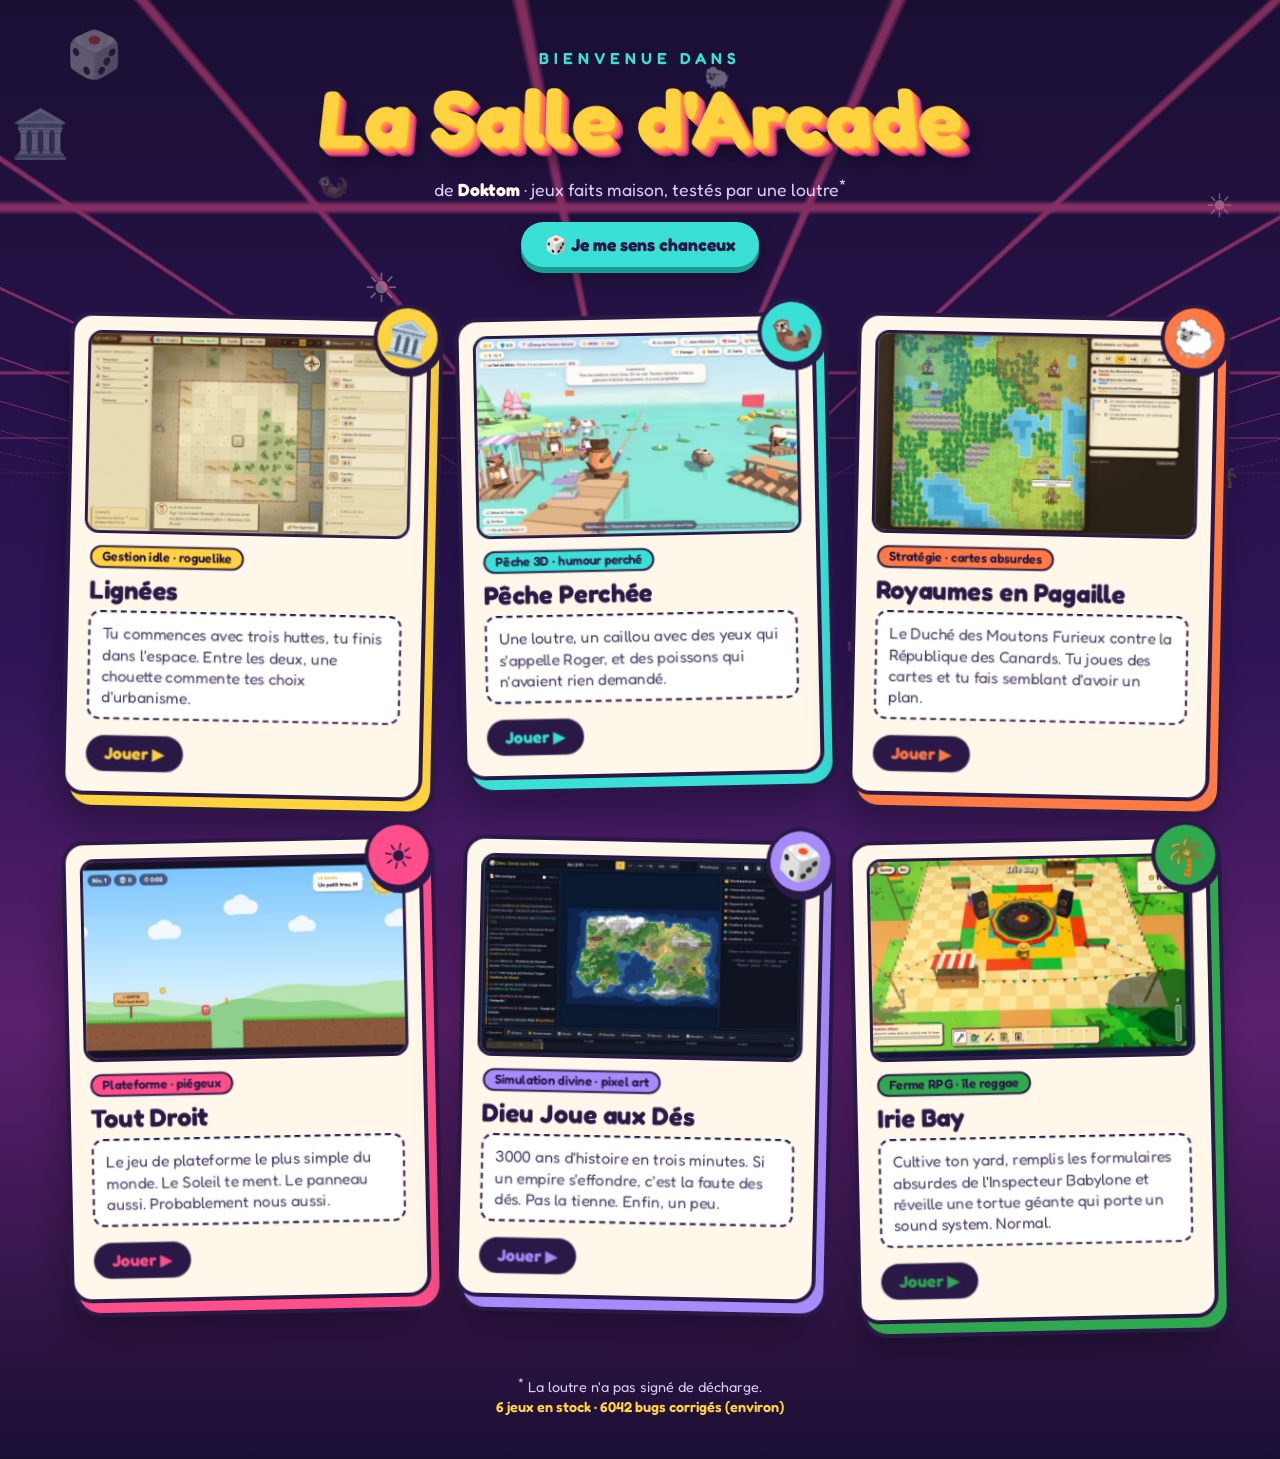
<file: index.html>
<!doctype html>
<html lang="fr">
<head>
  <meta charset="utf-8">
  <meta name="viewport" content="width=device-width, initial-scale=1">
  <title>La Salle d'Arcade de Doktom</title>
  <meta name="description" content="Les petits jeux de Doktom, jouables dans le navigateur.">
  <link rel="icon" href="data:image/svg+xml,<svg xmlns='http://www.w3.org/2000/svg' viewBox='0 0 100 100'><text y='.9em' font-size='90'>🕹️</text></svg>">
  <link rel="preconnect" href="https://fonts.googleapis.com">
  <link rel="stylesheet" href="https://fonts.googleapis.com/css2?family=Fredoka:wght@400;600;700&display=swap">
  <link rel="stylesheet" href="style.css">
</head>
<body>
  <!-- Décor : soleil couchant, sol en grille qui défile, objets qui flottent -->
  <div class="decor" aria-hidden="true">
    <div class="soleil"></div>
    <div class="horizon"><div class="sol"></div></div>
    <div class="flotteurs"></div>
  </div>

  <header>
    <p class="surtitre">Bienvenue dans</p>
    <h1 class="titre3d" data-texte="La Salle d'Arcade">La Salle d'Arcade</h1>
    <p class="accroche">de <strong>Doktom</strong> · jeux faits maison, testés par une loutre<sup>*</sup></p>
    <button id="hasard" class="bouton-hasard" type="button"><span class="de">🎲</span> Je me sens chanceux</button>
  </header>

  <main id="grille" class="grille"></main>

  <footer>
    <p><sup>*</sup> La loutre n'a pas signé de décharge.</p>
    <p class="compteur"></p>
  </footer>

  <script src="jeux.js"></script>
  <script src="site.js"></script>
</body>
</html>
</file>
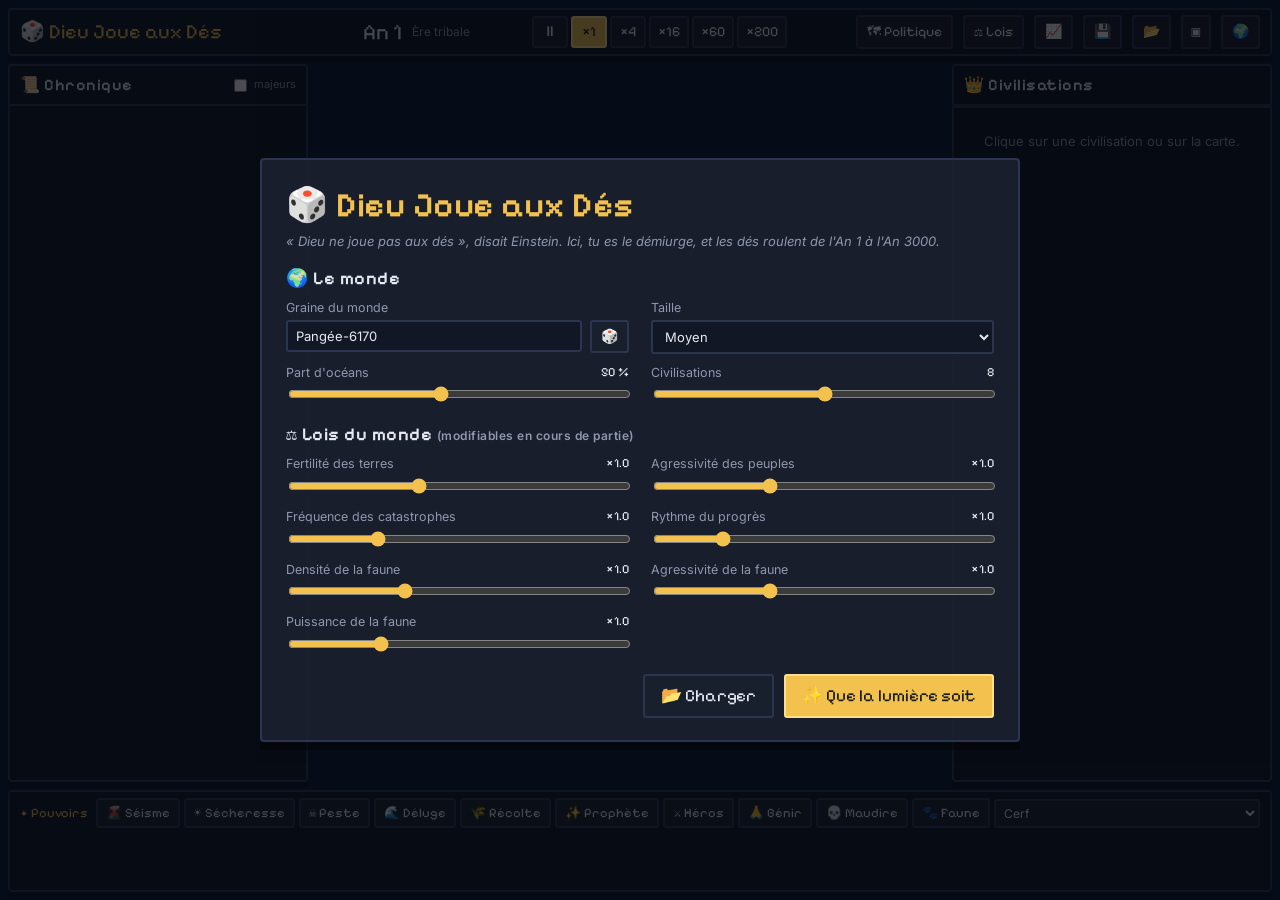
<file: jeux/dieu-joue-aux-des/index.html>
<!doctype html>
<html lang="fr">
<head>
<meta charset="utf-8">
<meta name="viewport" content="width=device-width,initial-scale=1">
<title>Dieu Joue aux Dés</title>
<link rel="preconnect" href="https://fonts.googleapis.com">
<link href="https://fonts.googleapis.com/css2?family=Pixelify+Sans:wght@400;600;700&family=Inter:wght@400;500;600&display=swap" rel="stylesheet">
<style>
:root{
  --bg:#0b0f17;--panel:rgba(16,20,30,.86);--panel2:rgba(26,32,46,.95);--line:#2b3550;
  --text:#e7eaf2;--dim:#8f98ad;--acc:#f2c14e;--acc2:#4fb3e8;--bad:#e5534b;--good:#57c785;
  --px:'Pixelify Sans',monospace;--sans:'Inter',system-ui,sans-serif;
}
*{box-sizing:border-box}
html,body{margin:0;height:100%;overflow:hidden;background:var(--bg);color:var(--text);font:13px/1.4 var(--sans)}
button{font:inherit;color:inherit;cursor:pointer}
#map{position:fixed;inset:0;width:100%;height:100%;display:block;image-rendering:pixelated;cursor:grab}
#map.dragging{cursor:grabbing}
#map.power{cursor:crosshair}
.pnl{position:fixed;background:var(--panel);border:2px solid var(--line);border-radius:4px;backdrop-filter:blur(6px);box-shadow:0 6px 0 rgba(0,0,0,.35)}
h1,h2,h3,.pxf{font-family:var(--px);font-weight:600;letter-spacing:.5px}
/* top bar */
#top{top:8px;left:8px;right:8px;height:48px;display:flex;align-items:center;gap:10px;padding:0 10px}
#top .logo{font-family:var(--px);font-size:20px;color:var(--acc);white-space:nowrap}
#top .year{font-family:var(--px);font-size:22px;min-width:110px;text-align:right}
#top .era{color:var(--dim);font-size:12px;min-width:110px}
.sp{flex:1}
.btn{background:var(--panel2);border:2px solid var(--line);border-radius:3px;padding:5px 9px;font-family:var(--px);font-size:14px;transition:transform .05s}
.btn:hover{border-color:#4a5a80;background:#2a3450}
.btn:active{transform:translateY(1px)}
.btn.on{background:var(--acc);color:#1b1b1b;border-color:#ffe08a}
.speeds{display:flex;gap:3px}
.speeds .btn{padding:4px 7px;min-width:36px}
/* side panels */
#left{top:64px;left:8px;bottom:118px;width:300px;display:flex;flex-direction:column}
#right{top:64px;right:8px;bottom:118px;width:320px;display:flex;flex-direction:column}
.phead{display:flex;align-items:center;gap:6px;padding:8px 10px;border-bottom:2px solid var(--line)}
.phead h2{margin:0;font-size:16px;flex:1}
.scroll{overflow-y:auto;flex:1;scrollbar-width:thin;scrollbar-color:#3a4664 transparent}
#chron{padding:4px 8px 8px}
.ev{padding:4px 2px 4px 8px;border-left:3px solid #3a4664;margin:3px 0;font-size:12.5px;animation:fadein .5s}
.ev .y{font-family:var(--px);color:var(--dim);margin-right:4px}
.ev.m{background:rgba(255,255,255,.04)}
.ev.war{border-color:#e5534b}.ev.peace{border-color:#57c785}.ev.rel{border-color:#b07cd8}.ev.tech{border-color:#4fb3e8}
.ev.gov{border-color:#f2c14e}.ev.dis{border-color:#ef8a3c}.ev.fauna{border-color:#a8794a}.ev.civ{border-color:#e7eaf2}.ev.god{border-color:#3cc6c0}
@keyframes fadein{from{opacity:0;transform:translateX(-6px)}to{opacity:1}}
.tgl{font-size:11px;color:var(--dim);display:flex;align-items:center;gap:4px;cursor:pointer}
#civlist{max-height:42%;overflow-y:auto;border-bottom:2px solid var(--line);scrollbar-width:thin}
.crow{display:flex;align-items:center;gap:7px;padding:5px 10px;cursor:pointer;border-left:3px solid transparent}
.crow:hover{background:rgba(255,255,255,.05)}
.crow.sel{background:rgba(242,193,78,.12);border-left-color:var(--acc)}
.crow.dead{opacity:.4}
.sw{width:12px;height:12px;border:2px solid rgba(0,0,0,.5);flex:none}
.crow .nm{flex:1;white-space:nowrap;overflow:hidden;text-overflow:ellipsis}
.crow .pp{font-family:var(--px);color:var(--dim);font-size:12px}
#detail{padding:10px 12px}
#detail h3{margin:0 0 2px;font-size:18px}
.sub{color:var(--dim);font-size:12px;margin-bottom:8px}
.kv{display:grid;grid-template-columns:auto 1fr;gap:3px 10px;font-size:12.5px;margin:6px 0}
.kv span:nth-child(odd){color:var(--dim)}
.bar{height:7px;background:#232a3c;border-radius:2px;overflow:hidden;margin-top:4px}
.bar i{display:block;height:100%}
.tags{display:flex;flex-wrap:wrap;gap:4px;margin:4px 0 8px}
.tag{font-size:11px;padding:2px 6px;border-radius:2px;background:#232a3c;border:1px solid var(--line)}
.sec{font-family:var(--px);color:var(--acc);margin:10px 0 2px;font-size:13px}
.empty{color:var(--dim);padding:14px;text-align:center}
/* bottom */
#bottom{left:8px;right:8px;bottom:8px;height:102px;display:flex;flex-direction:column;padding:6px 10px;gap:6px}
#powers{display:flex;gap:4px;align-items:center;overflow-x:auto;scrollbar-width:none}
#powers .btn{font-size:13px;white-space:nowrap;padding:4px 8px}
#powers .lbl{font-family:var(--px);color:var(--acc);margin-right:4px;white-space:nowrap}
#faunaSel{background:var(--panel2);color:var(--text);border:2px solid var(--line);font:12px var(--sans);padding:4px}
#timeline{width:100%;height:44px;display:block;cursor:default}
#tileinfo{left:320px;bottom:118px;padding:6px 10px;font-size:12px;pointer-events:none;max-width:340px;display:none}
#hint{position:fixed;left:50%;top:66px;transform:translateX(-50%);background:var(--acc);color:#1b1b1b;font-family:var(--px);padding:5px 12px;border-radius:3px;display:none;z-index:5}
/* modals */
.modal{position:fixed;inset:0;background:rgba(5,8,14,.72);display:none;align-items:center;justify-content:center;z-index:20;padding:16px}
.modal.show{display:flex}
.box{background:var(--panel2);border:2px solid var(--line);border-radius:4px;box-shadow:0 8px 0 rgba(0,0,0,.4);max-width:760px;width:100%;max-height:92vh;overflow-y:auto;padding:22px 24px}
.box h1{margin:0;color:var(--acc);font-size:34px}
.box h2{margin:16px 0 8px;font-size:18px}
.quote{color:var(--dim);font-style:italic;margin:2px 0 14px}
.grid2{display:grid;grid-template-columns:1fr 1fr;gap:10px 22px}
.fld label{display:flex;justify-content:space-between;font-size:12.5px;color:var(--dim);margin-bottom:3px}
.fld label b{color:var(--text);font-family:var(--px);font-weight:400}
input[type=range]{width:100%;accent-color:var(--acc)}
input[type=text],select{background:#121725;color:var(--text);border:2px solid var(--line);padding:6px 8px;font:13px var(--sans);border-radius:3px;width:100%}
.row{display:flex;gap:8px;align-items:center}
.actions{display:flex;gap:10px;justify-content:flex-end;margin-top:18px;flex-wrap:wrap}
.btn.big{font-size:17px;padding:8px 16px}
.btn.primary{background:var(--acc);color:#1b1b1b;border-color:#ffe08a}
#laws{top:64px;left:50%;transform:translateX(-50%);width:380px;padding:12px 16px;display:none;z-index:6}
#laws.show{display:block}
#laws .fld{margin:8px 0}
table.rk{width:100%;border-collapse:collapse;font-size:12.5px}
table.rk td,table.rk th{padding:4px 6px;border-bottom:1px solid var(--line);text-align:left}
table.rk th{color:var(--dim);font-weight:500}
.stabs{display:flex;gap:4px;margin-bottom:8px}
#chart{width:100%;height:340px;display:block;background:#0f1420;border:2px solid var(--line)}
.records{display:grid;grid-template-columns:1fr 1fr;gap:6px 16px;font-size:13px}
.records div span{color:var(--dim)}
.collapsed #left,.collapsed #right{display:none}
.collapsed #tileinfo{left:8px}
@media (max-width:900px){
  #left{display:none}#right{width:260px}
  #tileinfo{left:8px}
  .grid2{grid-template-columns:1fr}
  #top .era{display:none}
}
</style>
</head>
<body>
<canvas id="map"></canvas>

<div id="top" class="pnl">
  <div class="logo">🎲 Dieu Joue aux Dés</div>
  <div class="sp"></div>
  <div class="year" id="year">An 1</div>
  <div class="era" id="era">Ère tribale</div>
  <div class="speeds" id="speeds"></div>
  <div class="sp"></div>
  <button class="btn" id="bMode" title="Changer de vue (Politique / Religions)">🗺 Politique</button>
  <button class="btn" id="bLaws" title="Lois du monde">⚖ Lois</button>
  <button class="btn" id="bStats" title="Statistiques">📈</button>
  <button class="btn" id="bSave" title="Sauvegarder (fichier JSON)">💾</button>
  <button class="btn" id="bLoad" title="Charger une sauvegarde">📂</button>
  <button class="btn" id="bPanels" title="Masquer / afficher les panneaux">▣</button>
  <button class="btn" id="bNew" title="Nouveau monde">🌍</button>
</div>

<div id="left" class="pnl">
  <div class="phead"><h2>📜 Chronique</h2><label class="tgl"><input type="checkbox" id="majorOnly"> majeurs</label></div>
  <div class="scroll" id="chron"></div>
</div>

<div id="right" class="pnl">
  <div class="phead"><h2>👑 Civilisations</h2><span class="tgl" id="civCount"></span></div>
  <div id="civlist"></div>
  <div class="scroll" id="detail"><div class="empty">Clique sur une civilisation ou sur la carte.</div></div>
</div>

<div id="bottom" class="pnl">
  <div id="powers"></div>
  <canvas id="timeline"></canvas>
</div>
<div id="tileinfo" class="pnl"></div>
<div id="hint"></div>

<div id="laws" class="pnl">
  <div class="row" style="justify-content:space-between"><h2 style="margin:0;font-size:17px">⚖ Lois du monde</h2><button class="btn" id="lawsClose">✕</button></div>
  <div id="lawsBody"></div>
</div>

<!-- SETUP -->
<div class="modal show" id="mSetup"><div class="box">
  <h1>🎲 Dieu Joue aux Dés</h1>
  <div class="quote">« Dieu ne joue pas aux dés », disait Einstein. Ici, tu es le démiurge, et les dés roulent de l'An 1 à l'An 3000.</div>
  <h2>🌍 Le monde</h2>
  <div class="grid2">
    <div class="fld"><label>Graine du monde</label><div class="row"><input type="text" id="sSeed"><button class="btn" id="sReroll" title="Graine aléatoire">🎲</button></div></div>
    <div class="fld"><label>Taille</label><select id="sSize"><option value="0">Petit</option><option value="1" selected>Moyen</option><option value="2">Grand</option></select></div>
    <div class="fld"><label>Part d'océans <b id="vWater"></b></label><input type="range" id="sWater" min="0.3" max="0.75" step="0.05" value="0.5"></div>
    <div class="fld"><label>Civilisations <b id="vCivs"></b></label><input type="range" id="sCivs" min="4" max="12" step="1" value="8"></div>
  </div>
  <h2>⚖ Lois du monde <span style="font-size:12px;color:var(--dim);font-family:var(--sans)">(modifiables en cours de partie)</span></h2>
  <div class="grid2" id="setupLaws"></div>
  <div class="actions">
    <button class="btn big" id="sResume" style="display:none">↺ Reprendre la partie auto</button>
    <button class="btn big" id="sLoad">📂 Charger</button>
    <button class="btn big primary" id="sGo">✨ Que la lumière soit</button>
  </div>
</div></div>

<!-- STATS -->
<div class="modal" id="mStats"><div class="box" style="max-width:900px">
  <div class="row" style="justify-content:space-between"><h2 style="margin:0">📈 Statistiques</h2><button class="btn" data-close="mStats">✕</button></div>
  <div class="stabs" id="statTabs" style="margin-top:12px"></div>
  <canvas id="chart"></canvas>
  <div id="chartLegend" class="tags" style="margin-top:8px"></div>
</div></div>

<!-- END -->
<div class="modal" id="mEnd"><div class="box">
  <h1>⌛ La fin des temps</h1>
  <div class="quote">L'An 3000 est venu. Voici ce que les dés ont décidé.</div>
  <div id="endBody"></div>
  <div class="actions">
    <button class="btn" id="eTxt">📜 Télécharger la chronique</button>
    <button class="btn" id="eSave">💾 Sauvegarder</button>
    <button class="btn" data-close="mEnd">👁 Contempler le monde</button>
    <button class="btn primary" id="eNew">🌍 Nouveau monde</button>
  </div>
</div></div>

<input type="file" id="fileIn" accept=".json,application/json" style="display:none">

<script type="application/json" id="gamedata">
{
  "endYear": 3000,
  "popK": 55,
  "techCost": [800, 3200, 8000, 16000, 28000, 42000, 70000],
  "ages": ["Ère tribale","Antiquité","Âge médiéval","Renaissance","Ère industrielle","Ère moderne","Futur"],
  "biomes": [
    {"n":"Abysses","land":0,"f":0,"p":0,"w":0,"claim":0,"settle":0},
    {"n":"Océan","land":0,"f":0,"p":0,"w":0,"claim":0,"settle":0},
    {"n":"Haut-fond","land":0,"f":1.2,"p":0,"w":0.4,"claim":0.5,"settle":0},
    {"n":"Plage","land":1,"f":1.2,"p":0.5,"w":1.2,"claim":0.9,"settle":1},
    {"n":"Plaine","land":1,"f":3,"p":1,"w":1,"claim":1,"settle":1},
    {"n":"Forêt","land":1,"f":1.5,"p":2,"w":0.8,"claim":0.8,"settle":1},
    {"n":"Jungle","land":1,"f":2,"p":1,"w":1,"claim":0.5,"settle":1},
    {"n":"Désert","land":1,"f":0.3,"p":0.5,"w":0.5,"claim":0.4,"settle":1},
    {"n":"Steppe","land":1,"f":1.6,"p":1,"w":0.8,"claim":0.9,"settle":1},
    {"n":"Collines","land":1,"f":1.2,"p":2.5,"w":1,"claim":0.8,"settle":1},
    {"n":"Montagne","land":1,"f":0.2,"p":1.5,"w":1,"claim":0.3,"settle":0},
    {"n":"Toundra","land":1,"f":0.6,"p":0.8,"w":0.4,"claim":0.5,"settle":1},
    {"n":"Neige","land":1,"f":0,"p":0.2,"w":0,"claim":0.15,"settle":0}
  ],
  "resources": [
    {"id":"fer","n":"Fer","b":[9,10],"p":2,"ic":"#aab3bf"},
    {"id":"or","n":"Or","b":[10,9,7],"w":4,"ic":"#ffd34d"},
    {"id":"chevaux","n":"Chevaux","b":[8,4],"f":0.5,"p":1,"ic":"#b07a40"},
    {"id":"epices","n":"Épices","b":[6,7],"w":3,"ic":"#ff7a3c"},
    {"id":"bois","n":"Bois précieux","b":[5,6],"p":1.5,"w":1.5,"ic":"#b0413e"},
    {"id":"poisson","n":"Bancs de poissons","b":[2],"f":2,"ic":"#e8f4ff"},
    {"id":"ble","n":"Terres fertiles","b":[4],"f":2,"ic":"#f5e27a"}
  ],
  "techs": [
    {"id":"agriculture","n":"Agriculture","a":0,"fx":{"food":0.25}},
    {"id":"chasse","n":"Chasse organisée","a":0,"fx":{"hunt":0.6,"food":0.05}},
    {"id":"poterie","n":"Poterie","a":0,"fx":{"food":0.08,"wealth":0.08}},
    {"id":"mysticisme","n":"Mysticisme","a":0,"fx":{"faith":0.3,"stab":0.03}},
    {"id":"elevage","n":"Élevage","a":0,"fx":{"food":0.1}},
    {"id":"bronze","n":"Travail du bronze","a":0,"fx":{"mil":0.25,"prod":0.1}},
    {"id":"ecriture","n":"Écriture","a":1,"fx":{"research":0.25}},
    {"id":"monnaie","n":"Monnaie","a":1,"fx":{"wealth":0.3}},
    {"id":"navigation","n":"Navigation","a":1,"fx":{"trade":0.25,"expand":0.15}},
    {"id":"philosophie","n":"Philosophie","a":1,"fx":{"research":0.15,"stab":0.05}},
    {"id":"fer","n":"Métallurgie du fer","a":1,"fx":{"mil":0.3,"prod":0.1}},
    {"id":"maconnerie","n":"Maçonnerie","a":1,"fx":{"def":0.3,"prod":0.1}},
    {"id":"moulins","n":"Moulins","a":2,"fx":{"food":0.2,"prod":0.1}},
    {"id":"fortifications","n":"Fortifications","a":2,"fx":{"def":0.4}},
    {"id":"theologie","n":"Théologie","a":2,"fx":{"faith":0.3,"stab":0.05}},
    {"id":"guildes","n":"Guildes","a":2,"fx":{"prod":0.15,"wealth":0.15}},
    {"id":"chevalerie","n":"Chevalerie","a":2,"fx":{"mil":0.25}},
    {"id":"irrigation","n":"Irrigation","a":2,"fx":{"food":0.2}},
    {"id":"imprimerie","n":"Imprimerie","a":3,"fx":{"research":0.35}},
    {"id":"banque","n":"Banque","a":3,"fx":{"wealth":0.35}},
    {"id":"poudre","n":"Poudre à canon","a":3,"fx":{"mil":0.4}},
    {"id":"cartographie","n":"Cartographie","a":3,"fx":{"trade":0.25,"expand":0.2}},
    {"id":"humanisme","n":"Humanisme","a":3,"fx":{"stab":0.08,"research":0.1}},
    {"id":"anatomie","n":"Anatomie","a":3,"fx":{"plague":0.3,"growth":0.1}},
    {"id":"vapeur","n":"Machine à vapeur","a":4,"fx":{"prod":0.4}},
    {"id":"rail","n":"Chemin de fer","a":4,"fx":{"trade":0.25,"expand":0.15}},
    {"id":"medecine","n":"Médecine moderne","a":4,"fx":{"plague":0.5,"growth":0.2}},
    {"id":"engrais","n":"Engrais","a":4,"fx":{"food":0.35}},
    {"id":"industrie","n":"Industrie lourde","a":4,"fx":{"mil":0.3,"prod":0.25}},
    {"id":"electricite","n":"Électricité","a":5,"fx":{"prod":0.3,"research":0.2}},
    {"id":"antibiotiques","n":"Antibiotiques","a":5,"fx":{"plague":0.4,"growth":0.2}},
    {"id":"aviation","n":"Aviation","a":5,"fx":{"mil":0.35}},
    {"id":"informatique","n":"Informatique","a":5,"fx":{"research":0.4,"wealth":0.2}},
    {"id":"atome","n":"Énergie atomique","a":5,"fx":{"prod":0.25,"mil":0.5}},
    {"id":"ia","n":"Intelligence artificielle","a":6,"fx":{"research":0.5}},
    {"id":"fusion","n":"Fusion nucléaire","a":6,"fx":{"prod":0.6}},
    {"id":"genetique","n":"Génie génétique","a":6,"fx":{"food":0.5,"growth":0.2}},
    {"id":"espace","n":"Conquête spatiale","a":6,"fx":{"stab":0.1,"research":0.2}},
    {"id":"nanotech","n":"Nanotechnologies","a":6,"fx":{"prod":0.3,"wealth":0.3}}
  ],
  "govs": [
    {"id":"tribu","n":"Tribu","t":"Tribu","a":0,"fx":{}},
    {"id":"chefferie","n":"Chefferie","t":"Chefferie","a":0,"fx":{"stab":0.05,"mil":0.05}},
    {"id":"monarchie","n":"Monarchie","t":"Royaume","a":1,"fx":{"stab":0.1,"mil":0.1}},
    {"id":"theocratie","n":"Théocratie","t":"Théocratie","a":1,"fx":{"faith":0.5,"stab":0.1,"research":-0.1},"req":"religion"},
    {"id":"republique","n":"République","t":"République","a":1,"fx":{"wealth":0.2,"research":0.1,"stab":-0.05}},
    {"id":"empire","n":"Empire","t":"Empire","a":1,"fx":{"mil":0.2,"expand":0.2,"stab":-0.05},"req":"cities7"},
    {"id":"feodalite","n":"Féodalité","t":"Seigneurie","a":2,"fx":{"mil":0.15,"def":0.3,"wealth":-0.1}},
    {"id":"dictature","n":"Dictature","t":"Dictature","a":3,"fx":{"mil":0.3,"stab":0.05,"research":-0.15,"wealth":-0.1},"revo":true},
    {"id":"democratie","n":"Démocratie","t":"Fédération","a":4,"fx":{"wealth":0.25,"research":0.2,"growth":0.1}},
    {"id":"technocratie","n":"Technocratie","t":"Technocratie","a":6,"fx":{"research":0.4,"prod":0.2}}
  ],
  "traits": [
    {"id":"guerriere","n":"Guerrière","fx":{"mil":0.3,"war":0.5},"govs":["empire","dictature","monarchie"]},
    {"id":"marchande","n":"Marchande","fx":{"wealth":0.3,"trade":0.4},"govs":["republique","democratie"]},
    {"id":"mystique","n":"Mystique","fx":{"faith":0.6,"stab":0.05},"govs":["theocratie"]},
    {"id":"batisseuse","n":"Bâtisseuse","fx":{"prod":0.25,"growth":0.1},"govs":["monarchie","empire"]},
    {"id":"savante","n":"Savante","fx":{"research":0.3},"govs":["republique","technocratie","democratie"]},
    {"id":"expansionniste","n":"Expansionniste","fx":{"expand":0.5,"war":0.15},"govs":["empire"]},
    {"id":"isolationniste","n":"Isolationniste","fx":{"def":0.4,"trade":-0.5,"expand":-0.2,"stab":0.05},"govs":["feodalite","theocratie"]}
  ],
  "dogmas": [
    {"id":"pacifisme","n":"Pacifisme","fx":{"war":-0.6,"stab":0.05}},
    {"id":"proselytisme","n":"Prosélytisme","fx":{"spread":1}},
    {"id":"guerre_sainte","n":"Guerre sainte","fx":{"war":0.4,"mil":0.1,"holy":1}},
    {"id":"ascetisme","n":"Ascétisme","fx":{"stab":0.1,"wealth":-0.1}},
    {"id":"animal_sacre","n":"Animal sacré","fx":{"faith":0.1}},
    {"id":"savoir_sacre","n":"Savoir sacré","fx":{"research":0.15}},
    {"id":"prosperite","n":"Prospérité","fx":{"wealth":0.15}},
    {"id":"fertilite","n":"Fertilité","fx":{"growth":0.15}},
    {"id":"martyre","n":"Martyre","fx":{"def":0.25}}
  ],
  "species": [
    {"id":"cerf","n":"Cerf","cat":"gibier","b":[4,5],"pow":1,"agr":0,"rep":0.25,"food":2,"max":12,"col":"#c08550"},
    {"id":"bison","n":"Bison","cat":"gibier","b":[4,8],"pow":3,"agr":0.1,"rep":0.18,"food":4,"max":14,"col":"#6b4a32"},
    {"id":"sanglier","n":"Sanglier","cat":"gibier","b":[5,6,9],"pow":2,"agr":0.25,"rep":0.3,"food":2,"max":10,"col":"#5a4636"},
    {"id":"cheval","n":"Cheval sauvage","cat":"gibier","b":[8,4],"pow":2,"agr":0,"rep":0.2,"food":2,"max":12,"col":"#d6b48a","dom":{"mil":0.2,"expand":0.1},"domN":"la cavalerie"},
    {"id":"aurochs","n":"Aurochs","cat":"gibier","b":[4,5],"pow":4,"agr":0.2,"rep":0.15,"food":5,"max":10,"col":"#3e3a36","dom":{"food":0.15,"prod":0.05},"domN":"l'élevage bovin"},
    {"id":"loup","n":"Loup","cat":"predateur","b":[5,11,9],"pow":3,"agr":0.5,"rep":0.2,"food":1,"max":8,"col":"#9aa0aa"},
    {"id":"ours","n":"Ours","cat":"predateur","b":[5,10,9],"pow":6,"agr":0.35,"rep":0.1,"food":3,"max":4,"col":"#6a4428"},
    {"id":"lion","n":"Lion","cat":"predateur","b":[8,7,4],"pow":6,"agr":0.5,"rep":0.12,"food":2,"max":6,"col":"#e0aa45"},
    {"id":"tigre","n":"Tigre","cat":"predateur","b":[6,5],"pow":7,"agr":0.55,"rep":0.1,"food":2,"max":4,"col":"#f07f25"},
    {"id":"mammouth","n":"Mammouth laineux","cat":"legendaire","b":[11,12,8],"pow":9,"agr":0.15,"rep":0.06,"food":25,"max":6,"col":"#8a5a38"},
    {"id":"smilodon","n":"Smilodon","cat":"legendaire","b":[4,8,5],"pow":9,"agr":0.75,"rep":0.05,"food":4,"max":3,"col":"#d1913c"},
    {"id":"ours_caverne","n":"Ours des cavernes","cat":"legendaire","b":[10,9,11],"pow":10,"agr":0.5,"rep":0.05,"food":6,"max":2,"col":"#4a2e1a"}
  ],
  "laws": [
    {"id":"fert","n":"Fertilité des terres","min":0.4,"max":2,"step":0.05,"v":1},
    {"id":"aggr","n":"Agressivité des peuples","min":0,"max":3,"step":0.1,"v":1},
    {"id":"cata","n":"Fréquence des catastrophes","min":0,"max":4,"step":0.1,"v":1},
    {"id":"prog","n":"Rythme du progrès","min":0.3,"max":4,"step":0.1,"v":1},
    {"id":"fauna","n":"Densité de la faune","min":0,"max":3,"step":0.1,"v":1},
    {"id":"faunaAggr","n":"Agressivité de la faune","min":0,"max":3,"step":0.1,"v":1},
    {"id":"faunaPow","n":"Puissance de la faune","min":0.3,"max":3,"step":0.1,"v":1}
  ]
}
</script>

<script>
'use strict';
// ============================================================
//  DONNÉES
// ============================================================
const D = JSON.parse(document.getElementById('gamedata').textContent);
const B = D.biomes;
const TECH = {}; D.techs.forEach(t => TECH[t.id] = t);
const GOV = {}; D.govs.forEach(g => GOV[g.id] = g);
const TRAIT = {}; D.traits.forEach(t => TRAIT[t.id] = t);
const DOGMA = {}; D.dogmas.forEach(d => DOGMA[d.id] = d);
const SPEC = {}; D.species.forEach(s => SPEC[s.id] = s);
const TECH_BY_AGE = D.ages.map((_, a) => D.techs.filter(t => t.a === a));
const SIZES = [[120, 76], [160, 100], [210, 130]];
const TS = 8, OV = 4;
const END = D.endYear;
const SPEEDS = [0, 1, 4, 16, 60, 200];
const CIV_COLORS = ['#e5534b','#4f9dde','#f2c14e','#57c785','#b07cd8','#ef8a3c','#3cc6c0','#e86fa6','#9bc53d','#d9b38c','#7d8cf0','#e0e0e0','#ff8f8f','#2bb3a3','#ffcf70','#a77bd1','#7fd1ff','#c46b3c'];
const REL_COLORS = ['#ffd75e','#b07cd8','#ff7a7a','#7fd1ff','#8be08b','#ff9f43','#f78fb3','#c0c0ff','#5ee6c9','#e8e8a0','#d98cff','#ffb3a7'];

// ============================================================
//  OUTILS
// ============================================================
let RS = 1;
function rnd() { RS = RS + 0x6D2B79F5 | 0; let t = Math.imul(RS ^ RS >>> 15, 1 | RS); t = t + Math.imul(t ^ t >>> 7, 61 | t) ^ t; return ((t ^ t >>> 14) >>> 0) / 4294967296; }
function mulberry(a) { return function () { a = a + 0x6D2B79F5 | 0; let t = Math.imul(a ^ a >>> 15, 1 | a); t = t + Math.imul(t ^ t >>> 7, 61 | t) ^ t; return ((t ^ t >>> 14) >>> 0) / 4294967296; }; }
function hashStr(s) { let h = 2166136261; for (const ch of String(s)) { h ^= ch.charCodeAt(0); h = Math.imul(h, 16777619); } return h >>> 0; }
function h2(x, y, s) { let h = Math.imul(x | 0, 374761393) + Math.imul(y | 0, 668265263) + Math.imul(s | 0, 1442695041) | 0; h = Math.imul(h ^ h >>> 13, 1274126177); h ^= h >>> 16; return (h >>> 0) / 4294967296; }
function vnoise(x, y, s) { const xi = Math.floor(x), yi = Math.floor(y), xf = x - xi, yf = y - yi; const u = xf * xf * (3 - 2 * xf), v = yf * yf * (3 - 2 * yf); const a = h2(xi, yi, s), b = h2(xi + 1, yi, s), c = h2(xi, yi + 1, s), d = h2(xi + 1, yi + 1, s); return a + (b - a) * u + (c - a) * v + (a - b - c + d) * u * v; }
function fbm(x, y, s, o) { let t = 0, a = 1, f = 1, n = 0; for (let i = 0; i < o; i++) { t += vnoise(x * f, y * f, s + i * 101) * a; n += a; a *= 0.5; f *= 2; } return t / n; }
const clamp = (v, a, b) => v < a ? a : v > b ? b : v;
const rint = (a, b) => a + Math.floor(rnd() * (b - a + 1));
const pick = a => a[Math.floor(rnd() * a.length)];
function wpick(items, wfn) { let t = 0; const w = items.map(x => { const v = Math.max(0, wfn(x)); t += v; return v; }); if (t <= 0) return null; let r = rnd() * t; for (let i = 0; i < items.length; i++) { r -= w[i]; if (r <= 0) return items[i]; } return items[items.length - 1]; }
function shuffle(a) { a = a.slice(); for (let i = a.length - 1; i > 0; i--) { const j = Math.floor(rnd() * (i + 1)); [a[i], a[j]] = [a[j], a[i]]; } return a; }
function hex2rgb(h) { const n = parseInt(h.slice(1), 16); return [n >> 16 & 255, n >> 8 & 255, n & 255]; }
function fmt(n) { n = Math.max(0, n); if (n >= 1e9) return (n / 1e9).toFixed(1) + ' G'; if (n >= 1e6) return (n / 1e6).toFixed(1) + ' M'; if (n >= 1e4) return Math.round(n / 1e3) + ' k'; if (n >= 1e3) return (n / 1e3).toFixed(1) + ' k'; return Math.round(n) + ''; }
const esc = s => String(s).replace(/[&<>"]/g, c => ({ '&': '&amp;', '<': '&lt;', '>': '&gt;', '"': '&quot;' }[c]));
const de = n => /^[aeiouyéèâêîôûh]/i.test(n) ? "d'" + n : 'de ' + n;
const dist = (a, b) => Math.hypot(a.x - b.x, a.y - b.y);

// ---------- Noms ----------
const SYL_C = ['b','c','d','f','g','k','l','m','n','p','r','s','t','v','z','th','dr','kr','br','tr','sh','ch','gr','h','j','x','qu','ph','st','gw','sk','vl'];
const SYL_V = ['a','e','i','o','u','ae','ai','ou','y','ia','eo','au','é','ô','ei'];
const SYL_E = ['or','ar','is','on','an','ia','um','en','eth','ur','os','ka','ra','ne','ys','ath','ond','el','ax','ir'];
function makeLang() { return { c: shuffle(SYL_C).slice(0, 7 + rint(0, 5)), v: shuffle(SYL_V).slice(0, 3 + rint(0, 3)), e: shuffle(SYL_E).slice(0, 4) }; }
function nameFrom(L, a = 1, b = 2) {
  let s = ''; const n = rint(a, b);
  for (let i = 0; i < n; i++) s += pick(L.c) + pick(L.v);
  if (rnd() < 0.65) s += pick(L.e);
  if (s.length > 11) s = s.slice(0, 9 + rint(0, 2));
  return s.charAt(0).toUpperCase() + s.slice(1);
}
const EPITHETS = ['le Grand','le Sage','le Terrible','l\'Illuminé','le Conquérant','la Lumineuse','le Juste','la Sanglante','le Bâtisseur','l\'Ancien','la Visionnaire','le Pieux','le Hardi','la Grande'];
const REL_FORMS = ['Culte de {N}','Voie de {N}','Église de {N}','Ordre de {N}','Foi de {N}','Temple de {N}','Mystères de {N}','Lumière de {N}','Sagesse de {N}'];
const SCHISM_FORMS = ['{R} réformé(e)','Nouvelle {R}','{R} orthodoxe','{R} du Renouveau','Haute {R}'];

// ============================================================
//  ÉTAT
// ============================================================
let WD = null;           // monde (régénéré depuis la graine)
let S = null;            // état sauvegardable
let owner = null;        // Int16Array propriétaire de chaque tuile
let CIV = new Map(), CITY = new Map(), REL = new Map();
let CBY = null;          // cache villes par civ
let CONTACT = new Set();
const UI = { speed: 1, sel: null, power: null, mode: 'pol', pending: [], majorOnly: false, overlayDirty: true, lastOv: 0, frac: 0, collapsed: false, statTab: 0, hoverTile: -1 };
const FX = [];

function civsAlive() { return S.civs.filter(c => c.alive); }
function cbyAll() { if (!CBY) { CBY = new Map(); for (const ct of S.cities) { if (!CBY.has(ct.civ)) CBY.set(ct.civ, []); CBY.get(ct.civ).push(ct); } } return CBY; }
function citiesOf(c) { return cbyAll().get(c.id) || []; }
function civPop(c) { let p = 0; for (const ct of citiesOf(c)) p += ct.pop; return p; }
function dn(c) { return GOV[c.gov].t + ' ' + de(c.name); }
function tag(c) { return c ? `<b style="color:${c.color}">${esc(dn(c))}</b>` : '?'; }
function rtag(r) { return r ? `<b style="color:${r.color}">${esc(r.name)}</b>` : 'croyances ancestrales'; }
function key(a, b) { return a < b ? a + '-' + b : b + '-' + a; }
function getRel(a, b) { return a.rel[b.id] || 0; }
function setRel(a, b, v) { v = clamp(v, -100, 100); a.rel[b.id] = v; b.rel[a.id] = v; }
function warBetween(a, b) { return S.wars.find(w => (w.a === a.id && w.b === b.id) || (w.a === b.id && w.b === a.id)); }
function warsOf(c) { return S.wars.filter(w => w.a === c.id || w.b === c.id); }
function allied(a, b) { return a.allies.includes(b.id); }
function hasTech(c, id) { return c.techs.includes(id); }
function relOf(c) { return c.religion != null ? REL.get(c.religion) : null; }

function log(type, html, major = false) {
  const e = { y: S.year, t: type, h: html, m: major };
  S.chron.push(e); UI.pending.push(e);
  if (S.chron.length > 8000) S.chron.splice(0, 1000);
}

// ============================================================
//  GÉNÉRATION DU MONDE
// ============================================================
function genWorld(seed, size, water) {
  const [W, H] = SIZES[size], N = W * H, s = hashStr(seed), g = mulberry(s ^ 0x9e3779b9);
  const h = new Float32Array(N), t = new Float32Array(N), m = new Float32Array(N);
  let mmin = 9, mmax = -9;
  for (let y = 0; y < H; y++) for (let x = 0; x < W; x++) {
    const i = y * W + x;
    let e = fbm(x / 34, y / 34, s, 5) * 0.8 + fbm(x / 11, y / 11, s + 55, 3) * 0.2;
    const dx = Math.min(x, W - 1 - x) / (W * 0.13), dy = Math.min(y, H - 1 - y) / (H * 0.13);
    const edge = Math.min(1, Math.min(dx, dy));
    e = e * (0.6 + 0.4 * edge) - (1 - edge) * 0.18;
    h[i] = e;
    m[i] = fbm(x / 26 + 100, y / 26, s + 7, 4);
    if (m[i] < mmin) mmin = m[i]; if (m[i] > mmax) mmax = m[i];
  }
  const sorted = Array.from(h).sort((a, b) => a - b);
  const sea = sorted[Math.floor(N * water)], minH = sorted[0], maxH = sorted[N - 1];
  const biome = new Uint8Array(N);
  for (let y = 0; y < H; y++) for (let x = 0; x < W; x++) {
    const i = y * W + x;
    m[i] = (m[i] - mmin) / (mmax - mmin);
    const lat = 1 - Math.abs(y / (H - 1) - 0.5) * 2;
    const hn = h[i] >= sea ? (h[i] - sea) / (maxH - sea) : 0;
    t[i] = lat * 1.05 - hn * 0.55 + (fbm(x / 22, y / 22, s + 13, 3) - 0.5) * 0.35;
    let b;
    if (h[i] < sea) { const d = (sea - h[i]) / (sea - minH); b = d < 0.1 ? 2 : d < 0.4 ? 1 : 0; }
    else {
      const T = t[i], M = m[i];
      if (hn > 0.6) b = T < 0.38 ? 12 : 10;
      else if (T < 0.1) b = 12;
      else if (T < 0.24) b = 11;
      else if (hn > 0.4) b = 9;
      else if (T > 0.66) b = M < 0.36 ? 7 : M < 0.48 ? 8 : M > 0.62 ? 6 : 4;
      else if (T > 0.42) b = M < 0.32 ? 8 : M < 0.58 ? 4 : 5;
      else b = M < 0.42 ? 8 : 5;
    }
    biome[i] = b;
  }
  const nb4 = i => { const x = i % W, y = (i / W) | 0, r = []; if (x > 0) r.push(i - 1); if (x < W - 1) r.push(i + 1); if (y > 0) r.push(i - W); if (y < H - 1) r.push(i + W); return r; };
  // côtes : plages et hauts-fonds
  const b2 = biome.slice();
  for (let i = 0; i < N; i++) {
    const land = B[biome[i]].land;
    const ns = nb4(i);
    if (land && [4, 5, 7, 8].includes(biome[i]) && (h[i] - sea) / (maxH - sea) < 0.05 && ns.some(j => !B[biome[j]].land)) b2[i] = 3;
    if (!land && ns.some(j => B[biome[j]].land)) b2[i] = 2;
  }
  biome.set(b2);
  // rivières
  const river = new Uint8Array(N), rto = new Int32Array(N).fill(-1);
  const want = Math.round(N / 600); let made = 0;
  for (let k = 0; k < want * 6 && made < want; k++) {
    const i0 = Math.floor(g() * N);
    if (!B[biome[i0]].land || (h[i0] - sea) / (maxH - sea) < 0.4 || river[i0]) continue;
    const path = [i0]; let cur = i0, ok = false;
    for (let st = 0; st < 400; st++) {
      const x = cur % W, y = (cur / W) | 0; let best = -1, bh = h[cur];
      for (let dy = -1; dy <= 1; dy++) for (let dx = -1; dx <= 1; dx++) {
        if (!dx && !dy || (dx && dy)) continue;
        const nx = x + dx, ny = y + dy; if (nx < 0 || ny < 0 || nx >= W || ny >= H) continue;
        const j = ny * W + nx; if (h[j] < bh) { bh = h[j]; best = j; }
      }
      if (best < 0) break;
      path.push(best); cur = best;
      if (!B[biome[cur]].land || river[cur]) { ok = true; break; }
    }
    if (ok && path.length >= 7) {
      for (let j = 0; j < path.length - 1; j++) { river[path[j]] = 1; rto[path[j]] = path[j + 1]; }
      made++;
    }
  }
  // ressources
  const res = new Int8Array(N).fill(-1);
  for (let i = 0; i < N; i++) {
    if (g() > 0.03) continue;
    const opts = D.resources.map((r, k) => k).filter(k => D.resources[k].b.includes(biome[i]));
    if (opts.length) res[i] = opts[Math.floor(g() * opts.length)];
  }
  // rendements
  const yf = new Float32Array(N), yp = new Float32Array(N), yw = new Float32Array(N);
  for (let i = 0; i < N; i++) {
    const bb = B[biome[i]], r = res[i] >= 0 ? D.resources[res[i]] : {};
    yf[i] = bb.f + (river[i] ? 1.4 : 0) + (r.f || 0);
    yp[i] = bb.p + (r.p || 0);
    yw[i] = bb.w + (river[i] ? 0.4 : 0) + (r.w || 0);
  }
  return { W, H, N, h, t, m, sea, maxH, biome, river, rto, res, yf, yp, yw, nb4, landCount: biome.reduce((a, b) => a + B[b].land, 0) };
}

// ============================================================
//  RENDU DU TERRAIN (pixel art)
// ============================================================
const PAL = [
  [[16, 36, 76], [18, 40, 82], [15, 33, 70]],
  [[26, 60, 112], [28, 64, 118], [24, 56, 106]],
  [[44, 100, 156], [48, 106, 162], [42, 95, 150]],
  [[226, 206, 150], [218, 197, 140], [232, 214, 162]],
  [[112, 168, 80], [104, 160, 74], [122, 176, 88]],
  [[72, 132, 64], [66, 124, 58], [78, 140, 70]],
  [[50, 122, 62], [44, 114, 56], [56, 130, 66]],
  [[230, 198, 122], [222, 188, 112], [236, 206, 134]],
  [[178, 172, 98], [170, 164, 92], [186, 180, 106]],
  [[132, 152, 86], [124, 144, 80], [140, 160, 92]],
  [[126, 116, 106], [116, 106, 98], [136, 126, 116]],
  [[150, 162, 142], [142, 154, 134], [158, 170, 150]],
  [[232, 238, 244], [222, 230, 238], [242, 246, 250]],
];
let terrainCv = null, ovCv = null, ovCtx = null, ovImg = null;
function renderTerrain() {
  const { W, H, biome, h, rto, river, res, sea, maxH } = WD;
  const IW = W * TS, IH = H * TS;
  terrainCv = document.createElement('canvas'); terrainCv.width = IW; terrainCv.height = IH;
  const tctx = terrainCv.getContext('2d');
  const img = tctx.createImageData(IW, IH), px = img.data;
  const sp = (x, y, c, mul = 1) => { if (x < 0 || y < 0 || x >= IW || y >= IH) return; const o = (y * IW + x) * 4; px[o] = clamp(c[0] * mul, 0, 255); px[o + 1] = clamp(c[1] * mul, 0, 255); px[o + 2] = clamp(c[2] * mul, 0, 255); px[o + 3] = 255; };
  const isLand = i => B[biome[i]].land;
  for (let y = 0; y < H; y++) for (let x = 0; x < W; x++) {
    const i = y * W + x, b = biome[i], pal = PAL[b];
    let shade = 1;
    if (isLand(i)) { const j = (y > 0 && x > 0) ? i - W - 1 : i; shade = 1 + clamp((h[i] - h[j]) * 9, -0.16, 0.16); }
    const X = x * TS, Y = y * TS;
    for (let py = 0; py < TS; py++) for (let qx = 0; qx < TS; qx++) {
      const v = h2(X + qx, Y + py, 99);
      sp(X + qx, Y + py, pal[v < 0.6 ? 0 : v < 0.85 ? 1 : 2], shade);
    }
    const r = (k) => h2(x, y, k);
    if (b <= 2) {
      // vagues et écume
      if (b < 2 && r(1) < 0.25) { const wx = X + 1 + Math.floor(r(2) * 5), wy = Y + 1 + Math.floor(r(3) * 6); sp(wx, wy, pal[0], 1.35); sp(wx + 1, wy, pal[0], 1.35); }
      if (b === 2) {
        const foam = [150, 196, 226];
        if (x > 0 && isLand(i - 1)) for (let k = 0; k < TS; k += 2) sp(X, Y + k, foam);
        if (x < W - 1 && isLand(i + 1)) for (let k = 1; k < TS; k += 2) sp(X + TS - 1, Y + k, foam);
        if (y > 0 && isLand(i - W)) for (let k = 0; k < TS; k += 2) sp(X + k, Y, foam);
        if (y < H - 1 && isLand(i + W)) for (let k = 1; k < TS; k += 2) sp(X + k, Y + TS - 1, foam);
      }
    } else if (b === 5 || b === 6) {
      const n = b === 6 ? 3 : 2, dark = b === 6 ? [22, 76, 38] : [36, 88, 46], light = b === 6 ? [40, 104, 54] : [62, 120, 56];
      for (let k = 0; k < n; k++) {
        const tx = X + 1 + Math.floor(r(10 + k) * 5), ty = Y + 1 + Math.floor(r(20 + k) * 4);
        sp(tx + 1, ty, light); sp(tx, ty + 1, dark); sp(tx + 1, ty + 1, light); sp(tx + 2, ty + 1, dark);
        sp(tx, ty + 2, dark); sp(tx + 1, ty + 2, dark); sp(tx + 2, ty + 2, dark); sp(tx + 1, ty + 3, [92, 64, 40]);
      }
    } else if (b === 10 || b === 12 && (h[i] - sea) / (maxH - sea) > 0.55) {
      const snowy = b === 12 || WD.t[i] < 0.5;
      const cx = X + 3 + Math.floor(r(5) * 2);
      for (let row = 0; row < 6; row++) {
        const yy = Y + 1 + row;
        for (let k = -row; k <= row; k++) {
          const col = row < 2 && snowy ? [244, 246, 250] : k < 0 ? [168, 158, 146] : [92, 84, 78];
          sp(cx + k, yy, col);
        }
      }
    } else if (b === 9) {
      const cx = X + 2 + Math.floor(r(6) * 3), cy = Y + 3 + Math.floor(r(7) * 2);
      for (let k = -2; k <= 2; k++) sp(cx + k, cy + 1, [104, 124, 66]);
      for (let k = -1; k <= 1; k++) sp(cx + k, cy, [160, 180, 104]);
    } else if (b === 7) {
      if (r(8) < 0.6) { const cx = X + 1 + Math.floor(r(9) * 3), cy = Y + 2 + Math.floor(r(4) * 4); for (let k = 0; k < 4; k++) sp(cx + k, cy - (k === 1 || k === 2 ? 1 : 0), [206, 168, 96]); }
    } else if (b === 4 || b === 8) {
      if (r(11) < 0.5) { const cx = X + Math.floor(r(12) * 7), cy = Y + Math.floor(r(13) * 7); sp(cx, cy, b === 4 ? [150, 196, 98] : [200, 190, 116]); sp(cx, cy + 1, b === 4 ? [86, 140, 62] : [150, 142, 80]); }
    } else if (b === 11) {
      if (r(14) < 0.4) sp(X + Math.floor(r(15) * 7), Y + Math.floor(r(16) * 7), [210, 222, 230]);
    }
  }
  // rivières
  const RIV = [70, 138, 204], RIV2 = [104, 170, 226];
  for (let i = 0; i < WD.N; i++) {
    if (!river[i] || rto[i] < 0) continue;
    let x0 = (i % W) * TS + 3, y0 = ((i / W) | 0) * TS + 3;
    const x1 = (rto[i] % W) * TS + 3, y1 = ((rto[i] / W) | 0) * TS + 3;
    const steps = Math.max(Math.abs(x1 - x0), Math.abs(y1 - y0));
    for (let s = 0; s <= steps; s++) {
      const xx = Math.round(x0 + (x1 - x0) * s / steps), yy = Math.round(y0 + (y1 - y0) * s / steps);
      sp(xx, yy, RIV); sp(xx + 1, yy, RIV); sp(xx, yy + 1, RIV); sp(xx + 1, yy + 1, RIV2);
    }
  }
  // ressources
  for (let i = 0; i < WD.N; i++) {
    if (res[i] < 0) continue;
    const c = hex2rgb(D.resources[res[i]].ic), X = (i % W) * TS + 5, Y = ((i / W) | 0) * TS + 1;
    sp(X, Y, [20, 20, 24]); sp(X + 1, Y, [20, 20, 24]); sp(X, Y + 1, c); sp(X + 1, Y + 1, c); sp(X - 1, Y + 1, [20, 20, 24]); sp(X + 2, Y + 1, [20, 20, 24]); sp(X, Y + 2, [20, 20, 24]); sp(X + 1, Y + 2, [20, 20, 24]);
  }
  tctx.putImageData(img, 0, 0);
  ovCv = document.createElement('canvas'); ovCv.width = W * OV; ovCv.height = H * OV;
  ovCtx = ovCv.getContext('2d'); ovImg = ovCtx.createImageData(W * OV, H * OV);
  // tuiles d'eau pour les reflets animés
  WD.sparkle = [];
  const gg = mulberry(7);
  for (let k = 0; k < 600; k++) { const i = Math.floor(gg() * WD.N); if (!B[biome[i]].land) WD.sparkle.push([i, gg()]); }
  UI.overlayDirty = true;
}

// ============================================================
//  TERRITOIRE
// ============================================================
function tileYield(i) { return [WD.yf[i], WD.yp[i], WD.yw[i]]; }
function setOwner(i, cid) {
  const old = owner[i]; if (old === cid) return;
  if (old >= 0) { const c = CIV.get(old); if (c) { c.base.f -= WD.yf[i]; c.base.p -= WD.yp[i]; c.base.w -= WD.yw[i]; c.base.t--; } }
  owner[i] = cid;
  if (cid >= 0) { const c = CIV.get(cid); c.base.f += WD.yf[i]; c.base.p += WD.yp[i]; c.base.w += WD.yw[i]; c.base.t++; }
  UI.overlayDirty = true;
}
function recomputeBases() {
  for (const c of S.civs) c.base = { f: 0, p: 0, w: 0, t: 0 };
  for (let i = 0; i < WD.N; i++) { const o = owner[i]; if (o >= 0) { const c = CIV.get(o); c.base.f += WD.yf[i]; c.base.p += WD.yp[i]; c.base.w += WD.yw[i]; c.base.t++; } }
}
function claimable(i) {
  const b = WD.biome[i];
  if (!B[b].claim) return false;
  if (b === 2) return WD.nb4(i).some(j => B[WD.biome[j]].land);
  return true;
}
function adjOwned(i, cid) { return WD.nb4(i).some(j => owner[j] === cid); }
function cityRadius(ct, c) { return clamp(2 + Math.floor(Math.max(0, Math.log10(ct.pop + 1) - 2.6)) + Math.floor(c.age / 2), 2, 8); }
function nearestCityDist(x, y) { let m = 1e9; for (const ct of S.cities) { const d = Math.hypot(ct.x - x, ct.y - y); if (d < m) m = d; } return m; }
// redistribue les tuiles d'une civ selon la ville la plus proche
function reassignTiles(fromCiv, cityList, decide) {
  const W = WD.W;
  for (let i = 0; i < WD.N; i++) {
    if (owner[i] !== fromCiv.id) continue;
    const x = i % W, y = (i / W) | 0; let best = null, bd = 1e9;
    for (const ct of cityList) { const d = (ct.x - x) ** 2 + (ct.y - y) ** 2; if (d < bd) { bd = d; best = ct; } }
    const to = best ? decide(best) : null;
    if (to != null && to !== fromCiv.id) setOwner(i, to);
  }
}

// ============================================================
//  CRÉATION
// ============================================================
function freeColor() {
  const used = new Set(civsAlive().map(c => c.color));
  const free = CIV_COLORS.filter(c => !used.has(c));
  if (free.length) return pick(free);
  return '#' + [0, 0, 0].map(() => (60 + rint(0, 180)).toString(16).padStart(2, '0')).join('');
}
function pickTraits() { const t = shuffle(D.traits.map(t => t.id)); return t.slice(0, 2); }
function newCiv(o = {}) {
  const lang = o.lang || makeLang();
  const c = {
    id: S.ids.civ++, name: o.name || nameFrom(lang, 1, 2), lang, color: o.color || freeColor(), traits: o.traits || pickTraits(),
    gov: o.gov || 'tribu', age: o.age || 0, techs: o.techs ? o.techs.slice() : [], research: 0, treasury: o.treasury || 20, prodStock: 20,
    stab: o.stab ?? 65, rel: {}, allies: [], overlord: null, religion: o.religion ?? null, founded: S.year, alive: true, capital: null,
    base: { f: 0, p: 0, w: 0, t: 0 }, mods: [], domestic: o.domestic ? o.domestic.slice() : [], prestige: 0, lastFamine: -999,
    foundedRel: false, pop: 0, mil: 1, cap: 1, wealth: 0, prod: 0, rp: 0, tradeInc: 0, tradeNext: 0, huntFood: 0,
    peakTiles: 0, peakPop: 0, fx: {}, died: null, parent: o.parent ?? null
  };
  S.civs.push(c); CIV.set(c.id, c); return c;
}
function newCity(c, x, y, pop) {
  const ct = { id: S.ids.city++, civ: c.id, name: nameFrom(c.lang, 1, 2), x, y, pop, founded: S.year, rel: c.religion };
  S.cities.push(ct); CITY.set(ct.id, ct); CBY = null;
  if (c.capital == null) c.capital = ct.id;
  const W = WD.W;
  for (let dy = -1; dy <= 1; dy++) for (let dx = -1; dx <= 1; dx++) {
    const nx = x + dx, ny = y + dy; if (nx < 0 || ny < 0 || nx >= W || ny >= WD.H) continue;
    const i = ny * W + nx; if ((owner[i] === -1 || (!dx && !dy)) && claimable(i)) setOwner(i, c.id);
  }
  S.stats.cities++;
  return ct;
}
function newGame(seed, size, water, ncivs, laws) {
  RS = hashStr(seed + '#sim') || 1;
  S = {
    v: 1, seed, params: { size, water, civs: ncivs }, laws: Object.assign({}, laws), year: 1, rngS: 0,
    owner: null, civs: [], cities: [], herds: [], armies: [], wars: [], religions: [], chron: [], hist: [], contacts: [],
    ids: { civ: 0, city: 0, herd: 0, army: 0, rel: 0, war: 0 },
    stats: { wars: 0, captures: 0, religions: 0, schisms: 0, revolutions: 0, cities: 0, secessions: 0, deadCivs: 0, hunts: 0 },
    extinct: [], ended: false, peak: { tiles: 0, tilesCiv: '', pop: 0, popCiv: '' }
  };
  CIV = new Map(); CITY = new Map(); REL = new Map(); CBY = null; CONTACT = new Set();
  WD = genWorld(seed, size, water);
  owner = new Int16Array(WD.N).fill(-1);
  renderTerrain();
  // positions de départ
  const W = WD.W, cand = [];
  for (let i = 0; i < WD.N; i++) {
    const b = WD.biome[i]; if (!B[b].settle || b === 3) continue;
    const x = i % W, y = (i / W) | 0; if (x < 3 || y < 3 || x > W - 4 || y > WD.H - 4) continue;
    let sc = 0; for (let dy = -2; dy <= 2; dy++) for (let dx = -2; dx <= 2; dx++) sc += WD.yf[(y + dy) * W + x + dx];
    cand.push({ x, y, sc: sc + (WD.river[i] ? 6 : 0) + rnd() * 6 });
  }
  cand.sort((a, b) => b.sc - a.sc);
  const top = cand.slice(0, Math.max(ncivs * 30, Math.floor(cand.length * 0.35)));
  let minD = Math.sqrt(WD.landCount / ncivs) * 0.75; const starts = [];
  while (starts.length < ncivs && minD > 3) {
    for (const p of shuffle(top)) { if (starts.length >= ncivs) break; if (starts.every(s => Math.hypot(s.x - p.x, s.y - p.y) >= minD)) starts.push(p); }
    minD *= 0.85;
  }
  for (const p of starts) {
    const c = newCiv();
    newCity(c, p.x, p.y, 500 + rint(0, 300));
    const PLACE = { 3: 'sur la côte', 4: 'dans les plaines fertiles', 5: 'au cœur des forêts', 6: 'dans la jungle', 7: 'aux portes du désert', 8: 'dans la steppe', 9: 'sur les collines', 11: 'dans la toundra glacée' };
    log('civ', `${tag(c)} naît ${WD.river[p.y * W + p.x] ? 'au bord d\'un grand fleuve' : PLACE[WD.biome[p.y * W + p.x]] || 'dans un pays rude'}.`, false);
  }
  log('god', 'Le démiurge façonne le monde. Les dés sont jetés.', true);
  // faune initiale
  const cap = herdCap();
  for (let k = 0; k < cap * 0.85; k++) {
    const sp = wpick(D.species, s => s.cat === 'gibier' ? 5 : s.cat === 'predateur' ? 2 : 0.45);
    spawnHerdRandom(sp);
  }
  recordHist();
  updateContacts();
}

// ============================================================
//  BONUS
// ============================================================
function fxOf(c) {
  const fx = {}; const add = o => { if (o) for (const k in o) fx[k] = (fx[k] || 0) + o[k]; };
  for (const id of c.techs) add(TECH[id].fx);
  add(GOV[c.gov].fx);
  for (const t of c.traits) add(TRAIT[t].fx);
  const r = relOf(c); if (r) for (const d of r.dogmas) add(DOGMA[d].fx);
  for (const s of c.domestic) add(SPEC[s].dom);
  for (const m of c.mods) add(m.fx);
  return fx;
}
function addMod(c, id, name, years, fx, extra = {}) {
  c.mods = c.mods.filter(m => m.id !== id);
  c.mods.push(Object.assign({ id, name, until: S.year + years, fx }, extra));
}

// ============================================================
//  SIMULATION — boucle annuelle
// ============================================================
function tick() {
  S.year++;
  CBY = null;
  if (S.year % 5 === 0) updateContacts();
  const alive = civsAlive();
  for (const c of alive) c.tradeInc = c.tradeNext, c.tradeNext = 0;
  for (const c of alive) economy(c);
  for (const c of alive) { if (!c.alive) continue; expand(c); foundCity(c); research(c); government(c); maybeFoundReligion(c); politics(c); }
  religionSpread();
  if (S.year % 10 === 0) religionsUpdate();
  diplomacy();
  warsUpdate();
  armiesUpdate();
  faunaUpdate();
  randomEvents();
  checkDeaths();
  if (S.year % 10 === 0) recordHist();
  if (S.year % 100 === 0) autosave();
  if (S.year >= END && !S.ended) endGame();
}

function economy(c) {
  const L = S.laws;
  c.mods = c.mods.filter(m => { if (m.until <= S.year) return false; return true; });
  const fx = c.fx = fxOf(c);
  const cities = citiesOf(c);
  const food = Math.max(0.5, c.base.f * Math.max(0.1, 1 + (fx.food || 0)) * L.fert + c.huntFood);
  c.huntFood = 0;
  c.cap = food * D.popK * (1 + c.age * 0.9) ** 2;
  let pop = civPop(c), famine = false;
  if (pop < c.cap) {
    const g = 0.018 * Math.max(0.2, 1 + (fx.growth || 0)) * Math.sqrt(L.fert) * (1 - pop / c.cap);
    for (const ct of cities) ct.pop *= 1 + g;
  } else {
    const over = (pop - c.cap) / pop, loss = Math.min(0.25, over * 0.3);
    for (const ct of cities) ct.pop *= 1 - loss;
    if (over > 0.12) famine = true;
  }
  for (const m of c.mods) if (m.plague) { const l = m.sev * clamp(1 - (fx.plague || 0), 0.1, 1); for (const ct of cities) ct.pop *= 1 - l; }
  c.pop = pop = civPop(c);
  c.prod = Math.max(0.1, c.base.p * Math.max(0.1, 1 + (fx.prod || 0)));
  c.prodStock = Math.min(c.prodStock + c.prod, c.prod * 40 + 50);
  c.wealth = Math.max(0, c.base.w * Math.max(0.1, 1 + (fx.wealth || 0)) + c.tradeInc + Math.sqrt(pop) * 0.02);
  if (c.overlord != null) { const o = CIV.get(c.overlord); if (o && o.alive) { const t = c.wealth * 0.15; c.wealth -= t; o.treasury += t; } else c.overlord = null; }
  const armies = S.armies.filter(a => a.civ === c.id).length;
  c.treasury = Math.max(0, c.treasury + c.wealth * 0.5 - armies * (1 + c.age));
  const strain = clamp(1.25 - cities.length / 60, 0.45, 1);
  c.mil = (Math.sqrt(pop) * Math.max(0.2, 1 + (fx.mil || 0)) * (1 + c.age * 0.4) * (0.6 + 0.4 * c.stab / 100) + Math.sqrt(c.treasury) * 0.3) * strain;
  c.rp = (Math.pow(pop, 0.38) * 0.22 + Math.sqrt(c.wealth) * 0.3) * Math.max(0.2, 1 + (fx.research || 0)) * L.prog;
  const wars = warsOf(c).length;
  const target = 58 + (fx.stab || 0) * 100 - Math.max(0, cities.length - 6 - c.age * 1.5) * 2.2 - (famine ? 18 : 0) - wars * 6 - (c.overlord != null ? 6 : 0) + Math.min(10, c.prestige * 0.5);
  c.stab = clamp(c.stab + (target - c.stab) * 0.06 + (rnd() - 0.5) * 3, 0, 100);
  c.prestige *= 0.99;
  if (famine && S.year - c.lastFamine > 50) { c.lastFamine = S.year; log('dis', `Grande famine en ${tag(c)} : les greniers sont vides.`, false); }
  // propagation de la peste
  if (c.mods.some(m => m.plague)) {
    for (const k of CONTACT) {
      if (rnd() > 0.12) continue;
      const [a, b] = k.split('-').map(Number); if (a !== c.id && b !== c.id) continue;
      const o = CIV.get(a === c.id ? b : a); if (!o || !o.alive || o.mods.some(m => m.plague) || o.mods.some(m => m.id === 'immun')) continue;
      addMod(o, 'peste', 'Peste', rint(3, 7), { growth: -0.5, stab: -0.1 }, { plague: true, sev: 0.03 + rnd() * 0.03 });
      addMod(o, 'immun', 'Immunité', 40, {});
      log('dis', `La peste se propage de ${tag(c)} à ${tag(o)}.`);
    }
  }
  if (c.base.t > c.peakTiles) c.peakTiles = c.base.t;
  if (pop > c.peakPop) c.peakPop = pop;
  if (c.base.t > S.peak.tiles) { S.peak.tiles = c.base.t; S.peak.tilesCiv = dn(c); S.peak.tilesYear = S.year; }
  if (pop > S.peak.pop) { S.peak.pop = pop; S.peak.popCiv = dn(c); S.peak.popYear = S.year; }
}

function expand(c) {
  const fx = c.fx, W = WD.W, H = WD.H;
  const tries = (0.45 + 0.22 * c.age) * Math.max(0.1, 1 + (fx.expand || 0));
  for (const ct of citiesOf(c)) {
    const R = cityRadius(ct, c);
    let n = Math.floor(tries + rnd());
    for (let k = 0; k < n * 2 && n > 0; k++) {
      const dx = rint(-R, R), dy = rint(-R, R);
      if (dx * dx + dy * dy > R * R) continue;
      const x = ct.x + dx, y = ct.y + dy; if (x < 0 || y < 0 || x >= W || y >= H) continue;
      const i = y * W + x;
      if (owner[i] !== -1 || !claimable(i) || rnd() > B[WD.biome[i]].claim || !adjOwned(i, c.id)) continue;
      setOwner(i, c.id); n--;
    }
  }
}

function foundCity(c) {
  const fx = c.fx, cities = citiesOf(c); if (!cities.length) return;
  const maxC = 2 + c.age * 2.5 + c.base.t / 35;
  const cost = 25 * (1 + c.age);
  if (cities.length >= maxC || c.prodStock < cost || rnd() > 0.05 * Math.max(0.1, 1 + (fx.expand || 0))) return;
  const W = WD.W, H = WD.H; let best = null, bs = -1;
  const reach = hasTech(c, 'navigation') ? 12 : 9;
  for (let k = 0; k < 25; k++) {
    const src = pick(cities), a = rnd() * Math.PI * 2, d = 4 + rnd() * (reach - 4);
    const x = Math.round(src.x + Math.cos(a) * d), y = Math.round(src.y + Math.sin(a) * d);
    if (x < 1 || y < 1 || x >= W - 1 || y >= H - 1) continue;
    const i = y * W + x, b = WD.biome[i];
    if (!B[b].settle) continue;
    if (owner[i] !== -1 && owner[i] !== c.id) continue;
    if (nearestCityDist(x, y) < 4) continue;
    let sc = 0; for (let dy = -1; dy <= 1; dy++) for (let dx = -1; dx <= 1; dx++) sc += WD.yf[i + dy * W + dx] + WD.yp[i + dy * W + dx] * 0.5;
    sc += (WD.river[i] ? 5 : 0) + (owner[i] === c.id ? 3 : 0) + rnd() * 3;
    if (sc > bs) { bs = sc; best = { x, y, src }; }
  }
  if (!best || bs < 8) return;
  c.prodStock -= cost;
  const p = best.src.pop * 0.12; best.src.pop -= p;
  const ct = newCity(c, best.x, best.y, Math.max(150, p));
  if (cities.length < 4 || rnd() < 0.15) log('civ', `${tag(c)} fonde la cité de <b>${esc(ct.name)}</b>.`);
}

function research(c) {
  c.research += c.rp;
  const cost = D.techCost[c.age];
  if (c.research >= cost) { c.research -= cost; gainTech(c); }
}
function gainTech(c, quiet = false) {
  const opts = D.techs.filter(t => t.a <= c.age && !c.techs.includes(t.id));
  if (!opts.length) return null;
  const t = wpick(opts, t => t.a === c.age ? 1 : 3);
  c.techs.push(t.id);
  if (!quiet) log('tech', `${tag(c)} découvre : <b>${t.n}</b>.`);
  const own = TECH_BY_AGE[c.age].filter(x => c.techs.includes(x.id)).length;
  if (c.age < D.ages.length - 1 && own >= Math.ceil(TECH_BY_AGE[c.age].length * 0.7)) {
    c.age++;
    const first = !S.civs.some(o => o !== c && o.age >= c.age);
    log('tech', `${tag(c)} entre dans l'<b>${D.ages[c.age].replace(/^Ère /, 'ère ').replace(/^Âge /, 'âge ')}</b>${first ? ', premier peuple à y parvenir' : ''} !`.replace("l'<b>Antiquité", "l'<b>Antiquité").replace("l'<b>Renaissance", "la <b>Renaissance").replace("l'<b>Futur", "le <b>Futur"), first);
  }
  return t;
}

function govOptions(c, revo) {
  return D.govs.filter(g => g.id !== c.gov && g.a <= c.age && (revo || !g.revo) && g.id !== 'tribu' &&
    (!g.req || (g.req === 'religion' && c.religion != null) || (g.req === 'cities7' && citiesOf(c).length >= 7)));
}
function govWeight(c, g) {
  let w = 1 + (g.a >= c.age - 1 ? 2 : 0);
  for (const t of c.traits) if (TRAIT[t].govs.includes(g.id)) w += 3;
  if (g.id === 'chefferie' && c.age > 0) w *= 0.2;
  if (g.a < GOV[c.gov].a) w *= 0.3;
  return w;
}
function government(c) {
  if (c.gov === 'tribu') { if (c.pop > 2500 && rnd() < 0.02) { c.gov = 'chefferie'; log('gov', `Les clans de ${esc(c.name)} s'unissent : naissance de ${tag(c)}.`); } return; }
  if (rnd() > 0.008 * S.laws.prog) return;
  const g = wpick(govOptions(c, false), x => govWeight(c, x));
  if (!g || GOV[c.gov].a > g.a + 1) return;
  const old = dn(c); c.gov = g.id;
  log('gov', `Réforme : <s>${esc(old)}</s> devient ${tag(c)} (${g.n}).`, g.a >= 3);
}
function politics(c) {
  const cities = citiesOf(c);
  if (c.stab < 18 && rnd() < 0.04) {
    const g = wpick(govOptions(c, true), x => govWeight(c, x) + (x.revo ? 3 : 0));
    if (g) { const old = dn(c); c.gov = g.id; c.stab = 45; S.stats.revolutions++; log('gov', `<b>Révolution !</b> ${esc(old)} est renversé(e). Place à ${tag(c)}.`, true); }
  }
  if (c.stab < 25 && cities.length >= 5 && rnd() < 0.02) secession(c);
}

function secession(c, quiet) {
  const cities = citiesOf(c), cap = CITY.get(c.capital) || cities[0];
  let far = null, fd = -1; for (const ct of cities) { const d = dist(ct, cap); if (ct !== cap && d > fd) { fd = d; far = ct; } }
  if (!far) return null;
  const group = cities.filter(ct => ct !== cap && dist(ct, far) < dist(ct, cap) * 0.9);
  const n = newCiv({ traits: [pick(c.traits), pick(D.traits.filter(t => !c.traits.includes(t.id))).id], age: c.age, techs: c.techs, religion: far.rel ?? c.religion, domestic: c.domestic, stab: 60, treasury: c.treasury * 0.3, parent: c.id });
  n.gov = (wpick(govOptions(n, true), x => govWeight(n, x)) || GOV.chefferie).id;
  c.treasury *= 0.7;
  const before = cities.slice();
  for (const ct of group) ct.civ = n.id;
  CBY = null;
  n.capital = group.reduce((a, b) => a.pop > b.pop ? a : b).id;
  reassignTiles(c, before, ct => ct.civ);
  c.stab = Math.min(100, c.stab + 15);
  S.stats.secessions++;
  setRel(c, n, -70);
  log('war', `<b>Guerre civile !</b> ${tag(n)} fait sécession de ${tag(c)} autour de ${esc(far.name)}.`, true);
  declareWar(n, c, 'indépendance', true);
  return n;
}

// ---------- Religions ----------
function maybeFoundReligion(c) {
  if (c.foundedRel || !hasTech(c, 'mysticisme')) return;
  if (S.religions.filter(r => r.alive).length >= 10) return;
  if (rnd() < 0.0035 * Math.max(0.1, 1 + (c.fx.faith || 0))) foundReligion(c);
}
function foundReligion(c, prophet) {
  const cap = CITY.get(c.capital); if (!cap) return null;
  const used = new Set(S.religions.filter(r => r.alive).map(r => r.color));
  const near = S.herds.filter(h => Math.hypot(h.x - cap.x, h.y - cap.y) < 15);
  const totem = (near.length ? pick(near).sp : pick(D.species).id);
  const N = nameFrom(makeLang(), 1, 2);
  const r = {
    id: S.ids.rel++, name: pick(REL_FORMS).replace('{N}', N), color: REL_COLORS.find(x => !used.has(x)) || pick(REL_COLORS),
    dogmas: shuffle(D.dogmas.map(d => d.id)).slice(0, 2), totem, founder: c.id, year: S.year, parent: null, alive: true
  };
  S.religions.push(r); REL.set(r.id, r); S.stats.religions++;
  c.foundedRel = true;
  cap.rel = r.id;
  if (c.religion == null) c.religion = r.id;
  const p = prophet || `${nameFrom(c.lang, 1, 2)} ${pick(EPITHETS)}`;
  log('rel', `Le prophète <b>${esc(p)}</b> se lève à ${esc(cap.name)} (${tag(c)}) et fonde ${rtag(r)} — dogmes : ${r.dogmas.map(d => DOGMA[d].n).join(', ')}${r.dogmas.includes('animal_sacre') ? ' (animal sacré : ' + SPEC[r.totem].n.toLowerCase() + ')' : ''}.`, true);
  return r;
}
function religionSpread() {
  const cs = S.cities; if (cs.length < 2) return;
  for (const ct of cs) {
    if (rnd() > 0.1) continue;
    const src = cs[Math.floor(rnd() * cs.length)];
    if (src === ct || src.rel == null || src.rel === ct.rel) continue;
    const d = dist(src, ct); if (d > 13) continue;
    const r = REL.get(src.rel); if (!r || !r.alive) continue;
    const sc = CIV.get(src.civ), tc = CIV.get(ct.civ);
    let p = 0.22 * (1 + (r.dogmas.includes('proselytisme') ? 1 : 0)) * (src.civ === ct.civ ? 2 : 0.6) * (ct.rel == null ? 1.6 : 0.35);
    if (sc && sc.gov === 'theocratie') p *= 1.3;
    if (tc && tc.religion === ct.rel && tc.gov === 'theocratie') p *= 0.4;
    if (tc && tc.traits.includes('isolationniste') && src.civ !== ct.civ) p *= 0.4;
    if (rnd() < p) ct.rel = src.rel;
  }
}
function religionsUpdate() {
  const count = new Map(), civsOfRel = new Map();
  for (const ct of S.cities) if (ct.rel != null) { count.set(ct.rel, (count.get(ct.rel) || 0) + 1); if (!civsOfRel.has(ct.rel)) civsOfRel.set(ct.rel, new Set()); civsOfRel.get(ct.rel).add(ct.civ); }
  for (const c of civsAlive()) {
    const m = new Map(); for (const ct of citiesOf(c)) if (ct.rel != null) m.set(ct.rel, (m.get(ct.rel) || 0) + ct.pop);
    let best = null, bv = 0; for (const [k, v] of m) if (v > bv) { bv = v; best = k; }
    if (best != null && best !== c.religion && bv > c.pop * 0.45) {
      const r = REL.get(best);
      if (c.gov === 'theocratie') { c.gov = 'monarchie'; c.stab -= 10; }
      c.religion = best;
      log('rel', `${tag(c)} adopte ${rtag(r)} comme religion d'État.`);
    }
  }
  for (const r of S.religions) {
    if (!r.alive) continue;
    const n = count.get(r.id) || 0;
    if (n === 0) { r.alive = false; log('rel', `${rtag(r)} s'éteint : plus aucun fidèle ne l'honore.`); for (const c of S.civs) if (c.religion === r.id) c.religion = null; continue; }
    const cv = civsOfRel.get(r.id);
    if (n >= 10 && cv && cv.size >= 3 && rnd() < 0.04 && S.religions.filter(x => x.alive).length < 12) {
      const cand = [...cv].map(id => CIV.get(id)).filter(c => c && c.alive && c.id !== r.founder && citiesOf(c).filter(ct => ct.rel === r.id).length >= 2);
      if (!cand.length) continue;
      const c = pick(cand);
      const used = new Set(S.religions.filter(x => x.alive).map(x => x.color));
      const nr = { id: S.ids.rel++, name: pick(SCHISM_FORMS).replace('{R}', r.name.split(' ').slice(-1)[0] === r.name ? r.name : r.name.replace(/^(\S+)/, '$1')), color: REL_COLORS.find(x => !used.has(x)) || pick(REL_COLORS), dogmas: [pick(r.dogmas), pick(D.dogmas.filter(d => !r.dogmas.includes(d.id))).id], totem: r.totem, founder: c.id, year: S.year, parent: r.id, alive: true };
      S.religions.push(nr); REL.set(nr.id, nr); S.stats.schisms++; S.stats.religions++;
      for (const ct of citiesOf(c)) if (ct.rel === r.id) ct.rel = nr.id;
      c.religion = nr.id;
      const f = CIV.get(r.founder); if (f && f.alive) setRel(c, f, getRel(c, f) - 30);
      log('rel', `<b>Schisme !</b> En ${tag(c)}, ${rtag(nr)} se sépare de ${rtag(r)}.`, true);
    }
  }
}

// ---------- Diplomatie ----------
function updateContacts() {
  const set = new Set(), W = WD.W, N = WD.N;
  for (let i = 0; i < N; i++) {
    const o = owner[i]; if (o < 0) continue;
    if (i % W < W - 1) { const p = owner[i + 1]; if (p >= 0 && p !== o) set.add(key(o, p)); }
    if (i + W < N) { const p = owner[i + W]; if (p >= 0 && p !== o) set.add(key(o, p)); }
  }
  const nav = S.cities.filter(ct => { const c = CIV.get(ct.civ); return c && hasTech(c, 'navigation'); });
  for (let a = 0; a < nav.length; a++) for (let b = a + 1; b < nav.length; b++)
    if (nav[a].civ !== nav[b].civ && dist(nav[a], nav[b]) < 16) set.add(key(nav[a].civ, nav[b].civ));
  CONTACT = set;
}
function diplomacy() {
  const L = S.laws;
  for (const k of CONTACT) {
    const [ia, ib] = k.split('-').map(Number); const a = CIV.get(ia), b = CIV.get(ib);
    if (!a || !b || !a.alive || !b.alive) continue;
    const war = warBetween(a, b);
    let r = getRel(a, b);
    if (!war) {
      const tf = Math.max(0, 1 + (a.fx.trade || 0) + (b.fx.trade || 0));
      const tv = 0.05 * Math.min(a.base.w, b.base.w) * tf * (1 + Math.min(a.age, b.age) * 0.3);
      a.tradeNext += tv; b.tradeNext += tv;
      r += 0.35 * Math.min(1.5, tf);
    }
    const ra = relOf(a), rb = relOf(b);
    if (ra && rb) {
      if (ra === rb) r += 0.45;
      else { r -= 0.3; if (ra.dogmas.includes('guerre_sainte') || rb.dogmas.includes('guerre_sainte')) r -= 0.5; }
    }
    r -= 0.4;
    for (const t of [...a.traits, ...b.traits]) if (t === 'guerriere') r -= 0.25;
    r += (rnd() - 0.5) * 3;
    r *= 0.995;
    setRel(a, b, r); r = getRel(a, b);
    if (war) continue;
    if (!allied(a, b) && r > 60 && rnd() < 0.05) { a.allies.push(b.id); b.allies.push(a.id); log('peace', `Alliance scellée entre ${tag(a)} et ${tag(b)}.`); }
    else if (allied(a, b) && r < 20) { a.allies = a.allies.filter(x => x !== b.id); b.allies = b.allies.filter(x => x !== a.id); log('peace', `L'alliance entre ${tag(a)} et ${tag(b)} est rompue.`); }
    // vassalité et indépendance
    if (a.overlord === b.id || b.overlord === a.id) {
      const v = a.overlord === b.id ? a : b, o = v === a ? b : a;
      if (v.mil > o.mil * 0.9 && rnd() < 0.03) { v.overlord = null; declareWar(v, o, 'indépendance'); }
      continue;
    }
    if (allied(a, b) || r > -30) continue;
    for (const [x, y] of [[a, b], [b, a]]) {
      if (x.overlord != null || warsOf(x).length >= 2) continue;
      const rx = relOf(x), ry = relOf(y);
      let p = 0.016 * L.aggr * Math.max(0.05, 1 + (x.fx.war || 0)) * clamp(x.mil / Math.max(1, y.mil), 0.25, 2.5) * (-r / 60);
      const holy = rx && rx.dogmas.includes('guerre_sainte') && rx !== ry;
      if (holy) p *= 1.6;
      if (x.mods.some(m => m.id === 'conquerant')) p *= 2;
      if (rnd() < p) { declareWar(x, y, holy ? 'guerre sainte' : pick(['conquête', 'querelle de frontières', 'rivalité ancestrale', 'soif de terres', 'affront diplomatique'])); break; }
    }
  }
}
function declareWar(a, b, reason, quiet, noAllies) {
  if (warBetween(a, b) || !a.alive || !b.alive) return;
  const w = { id: S.ids.war++, a: a.id, b: b.id, start: S.year, sa: 0, sb: 0, wa: 0, wb: 0, reason };
  S.wars.push(w); S.stats.wars++;
  if (allied(a, b)) { a.allies = a.allies.filter(x => x !== b.id); b.allies = b.allies.filter(x => x !== a.id); }
  setRel(a, b, Math.min(getRel(a, b), -50));
  if (!quiet) log('war', `<b>Guerre !</b> ${tag(a)} déclare la guerre à ${tag(b)} (${reason}).`, true);
  if (!noAllies) for (const id of b.allies.slice()) {
    const al = CIV.get(id); if (!al || !al.alive || al === a || warBetween(al, a) || allied(al, a)) continue;
    if (rnd() < 0.6) { declareWar(al, a, 'alliance', true, true); log('war', `${tag(al)} entre en guerre aux côtés de son allié ${tag(b)}.`); }
  }
}
function warsUpdate() {
  for (const w of S.wars.slice()) {
    const a = CIV.get(w.a), b = CIV.get(w.b);
    if (!a || !b || !a.alive || !b.alive) { S.wars.splice(S.wars.indexOf(w), 1); continue; }
    const yrs = S.year - w.start;
    for (const [x, y] of [[a, b], [b, a]]) {
      const n = S.armies.filter(ar => ar.civ === x.id && ar.vs === y.id).length;
      if (n < 1 + Math.floor(x.age / 2) && rnd() < 0.3) spawnArmy(x, y);
    }
    w.wa += 1 + (a.stab < 30 ? 1 : 0); w.wb += 1 + (b.stab < 30 ? 1 : 0);
    const p = 0.006 * yrs + (w.wa + w.wb) / 2500 - 0.02;
    if (yrs > 3 && rnd() < p) makePeace(w);
  }
}
function makePeace(w) {
  const a = CIV.get(w.a), b = CIV.get(w.b);
  S.wars.splice(S.wars.indexOf(w), 1);
  S.armies = S.armies.filter(ar => !((ar.civ === a.id && ar.vs === b.id) || (ar.civ === b.id && ar.vs === a.id)));
  setRel(a, b, -15);
  const win = w.sa > w.sb ? a : w.sb > w.sa ? b : null, lose = win === a ? b : win === b ? a : null;
  const where = pick(S.cities).name;
  const yrs = S.year - w.start;
  if (win && Math.abs(w.sa - w.sb) >= 2 && lose.mil < win.mil * 0.5 && citiesOf(lose).length <= 5 && lose.overlord == null && win.overlord !== lose.id) {
    lose.overlord = win.id;
    log('peace', `Traité de ${esc(where)} : après ${yrs} ans de guerre, ${tag(lose)} devient vassal de ${tag(win)}.`, true);
  } else if (win) {
    log('peace', `Paix de ${esc(where)} : ${tag(win)} sort victorieux de ${yrs} ans de guerre contre ${tag(lose)}.`, true);
    win.prestige += 4; lose.stab -= 8;
  } else log('peace', `Paix blanche entre ${tag(a)} et ${tag(b)} après ${yrs} ans de combats.`, true);
}
function spawnArmy(x, y) {
  const xs = citiesOf(x), ys = citiesOf(y); if (!xs.length || !ys.length) return;
  let best = null, bd = 1e9, src = null;
  for (const t of ys) for (const s of xs) { const d = dist(s, t) + rnd() * 3; if (d < bd) { bd = d; best = t; src = s; } }
  if (!best || bd > 40) return;
  const cost = 8 * (1 + x.age);
  let str = x.mil * (0.5 + rnd() * 0.5);
  if (x.prodStock >= cost) x.prodStock -= cost; else str *= 0.5;
  S.armies.push({ id: S.ids.army++, civ: x.id, vs: y.id, x: src.x, y: src.y, px: src.x, py: src.y, tid: best.id, str });
}
function armiesUpdate() {
  for (const ar of S.armies.slice()) {
    const c = CIV.get(ar.civ), t = CITY.get(ar.tid);
    ar.px = ar.x; ar.py = ar.y;
    if (!c || !c.alive || !t || t.civ !== ar.vs || !warBetween(c, CIV.get(t.civ))) { S.armies.splice(S.armies.indexOf(ar), 1); continue; }
    const sp = 1.5 + c.age * 0.6, d = Math.hypot(t.x - ar.x, t.y - ar.y);
    if (d > sp) { ar.x += (t.x - ar.x) / d * sp; ar.y += (t.y - ar.y) / d * sp; continue; }
    ar.x = t.x; ar.y = t.y;
    S.armies.splice(S.armies.indexOf(ar), 1);
    const def = CIV.get(t.civ), w = warBetween(c, def);
    const defense = def.mil * 0.6 * Math.max(0.3, 1 + (def.fx.def || 0)) * (t.id === def.capital ? 1.4 : 1) * (0.75 + rnd() * 0.5);
    const attack = ar.str * (0.75 + rnd() * 0.5);
    if (attack > defense) { capture(t, c, def); if (w) { if (w.a === c.id) w.sa += 2; else w.sb += 2; } }
    else {
      if (w) { if (w.a === def.id) w.sa++; else w.sb++; if (w.a === c.id) w.wa += 4; else w.wb += 4; }
      if (rnd() < 0.15) log('war', `Le siège de ${esc(t.name)} par ${tag(c)} échoue devant les murs de ${tag(def)}.`);
    }
  }
}
function capture(t, att, def) {
  const before = citiesOf(def).slice();
  t.pop *= 0.75; t.civ = att.id; CBY = null;
  reassignTiles(def, before, ct => ct === t ? att.id : null);
  S.stats.captures++;
  addFX(t.x, t.y, att.color, 'ring');
  const wasCap = def.capital === t.id;
  const rest = citiesOf(def);
  if (wasCap && rest.length) { def.capital = rest.reduce((a, b) => a.pop > b.pop ? a : b).id; def.stab -= 20; }
  att.prestige += wasCap ? 5 : 1;
  log('war', `${tag(att)} s'empare de ${wasCap ? 'la capitale ' : ''}<b>${esc(t.name)}</b> (${tag(def)}).`, wasCap);
  if (!rest.length) civDies(def, att);
}
function civDies(c, killer) {
  if (!c.alive) return;
  c.alive = false; c.died = S.year; S.stats.deadCivs++;
  for (let i = 0; i < WD.N; i++) if (owner[i] === c.id) setOwner(i, killer && killer.alive ? killer.id : -1);
  S.wars = S.wars.filter(w => w.a !== c.id && w.b !== c.id);
  S.armies = S.armies.filter(a => a.civ !== c.id && a.vs !== c.id);
  for (const o of S.civs) { o.allies = o.allies.filter(x => x !== c.id); if (o.overlord === c.id) o.overlord = null; }
  log('civ', `<b>Chute ${de(esc(dn(c)))}</b>${killer ? ', conquis(e) par ' + tag(killer) : ''}, après ${S.year - c.founded} ans d'histoire.`, true);
  if (UI.sel === c.id) UI.sel = null;
}
function checkDeaths() { for (const c of civsAlive()) if (!citiesOf(c).length) civDies(c, null); }

// ---------- Faune ----------
function herdCap() { return Math.round(70 * S.laws.fauna * (WD.N / 16000)); }
function spawnHerd(sp, x, y, n) { const h = { id: S.ids.herd++, sp: sp.id, x, y, px: x, py: y, n: n ?? sp.max * (0.5 + rnd() * 0.4) }; S.herds.push(h); S.extinct = S.extinct.filter(e => e !== sp.id); return h; }
function spawnHerdRandom(sp) {
  const W = WD.W;
  for (let k = 0; k < 60; k++) { const i = Math.floor(rnd() * WD.N); if (sp.b.includes(WD.biome[i]) && owner[i] === -1) return spawnHerd(sp, i % W, (i / W) | 0); }
  return null;
}
function faunaUpdate() {
  const L = S.laws, W = WD.W, H = WD.H, cap = herdCap();
  const perSp = new Map(); for (const h of S.herds) perSp.set(h.sp, (perSp.get(h.sp) || 0) + 1);
  const before = new Set(perSp.keys());
  for (const h of S.herds) {
    const sp = SPEC[h.sp]; h.px = h.x; h.py = h.y;
    if (rnd() < 0.7) {
      let best = null, bw = -1;
      for (let k = 0; k < 4; k++) {
        const nx = h.x + rint(-1, 1), ny = h.y + rint(-1, 1); if (nx < 0 || ny < 0 || nx >= W || ny >= H) continue;
        const i = ny * W + nx, b = WD.biome[i]; if (!B[b].land) continue;
        const w = (sp.b.includes(b) ? 3 : 0.5) * (owner[i] === -1 ? 2 : 0.7) + rnd();
        if (w > bw) { bw = w; best = [nx, ny]; }
      }
      if (best) { h.x = best[0]; h.y = best[1]; }
    }
    h.n += h.n * sp.rep * Math.max(0.2, L.fauna) * (1 - h.n / sp.max);
    const spCap = sp.cat === 'legendaire' ? Math.ceil(3 * L.fauna) : cap;
    if (h.n > sp.max * 0.8 && S.herds.length < cap && (perSp.get(sp.id) || 0) < spCap && rnd() < sp.rep * 0.5 * L.fauna) {
      h.n *= 0.5; spawnHerd(sp, h.x, h.y, h.n); perSp.set(sp.id, (perSp.get(sp.id) || 0) + 1);
    }
    const o = owner[h.y * W + h.x];
    if (o >= 0) { const c = CIV.get(o); if (c && c.alive) interact(h, sp, c); }
  }
  S.herds = S.herds.filter(h => h.n >= 0.6);
  const after = new Set(S.herds.map(h => h.sp));
  for (const id of before) if (!after.has(id) && !S.extinct.includes(id)) {
    S.extinct.push(id);
    log('fauna', `<b>Extinction :</b> le dernier ${SPEC[id].n.toLowerCase()} a disparu de la surface du monde.`, true);
  }
}
function interact(h, sp, c) {
  const L = S.laws, r = relOf(c);
  const sacred = r && r.dogmas.includes('animal_sacre') && r.totem === sp.id;
  if (sp.cat === 'gibier') {
    if (sacred) return;
    if (sp.dom && hasTech(c, 'elevage') && !c.domestic.includes(sp.id) && rnd() < 0.08) {
      c.domestic.push(sp.id); h.n = 0;
      log('fauna', `${tag(c)} domestique l'${sp.n.toLowerCase().replace(/^cheval sauvage$/, 'cheval sauvage')} : naissance de ${sp.domN} !`.replace("l'cheval", 'le cheval'), true);
      return;
    }
    const kill = h.n * 0.025 * (1 + c.age * 0.25) * Math.max(0.2, 1 + (c.fx.hunt || 0));
    h.n -= kill; c.huntFood += kill * sp.food * 0.5;
    return;
  }
  const pw = sp.pow * L.faunaPow;
  if (!sacred && rnd() < sp.agr * L.faunaAggr * 0.35) {
    let city = null, bd = 6; for (const ct of citiesOf(c)) { const d = Math.hypot(ct.x - h.x, ct.y - h.y); if (d < bd) { bd = d; city = ct; } }
    if (city) {
      const loss = Math.min(0.2, pw * 0.004 * Math.sqrt(h.n)) * Math.max(0.12, 1 - c.age * 0.14);
      city.pop *= 1 - loss; c.stab -= loss * 15;
      if ((sp.cat === 'legendaire' && rnd() < 0.5) || (loss > 0.04 && rnd() < 0.25)) log('fauna', `${sp.cat === 'legendaire' ? 'Un' : 'Des'} ${sp.cat === 'legendaire' ? sp.n.toLowerCase() : sp.n.toLowerCase() + 's'} ${sp.cat === 'legendaire' ? 'ravage' : 'attaquent'} ${esc(city.name)} (${tag(c)}).`.replace('Des ours des cavernes', 'Des ours des cavernes'));
    }
  }
  if (sacred) return;
  const p = clamp(0.03 + 0.03 * c.age * Math.max(0.2, 1 + (c.fx.hunt || 0)) + c.mil / (c.mil + 60) * 0.06 - pw * 0.012, 0.01, 0.5);
  if (rnd() < p) {
    if (sp.cat === 'legendaire') {
      h.n -= 1; c.huntFood += sp.food;
      if (h.n < 0.6) { c.prestige += 4; c.stab = Math.min(100, c.stab + 5); S.stats.hunts++; log('fauna', `<b>Grande chasse :</b> les chasseurs de ${tag(c)} abattent un ${sp.n.toLowerCase()}.`, false); }
    } else h.n *= 0.8;
  }
}

// ---------- Événements aléatoires ----------
function greatName(c) { return `${nameFrom(c.lang, 1, 2)} ${pick(EPITHETS)}`; }
function randomEvents() {
  const L = S.laws;
  for (const c of civsAlive()) {
    const cities = citiesOf(c); if (!cities.length) continue;
    if (rnd() < 0.012 * L.cata) {
      const ev = wpick(['seisme', 'secheresse', 'peste', 'inondation', 'revolte', 'sauterelles', 'incendie'], e => ({ seisme: 3, secheresse: 3, peste: c.age >= 1 && c.age <= 4 ? 2.5 : 0.6, inondation: 2, revolte: 1.2, sauterelles: 1.5, incendie: 1.5 })[e]);
      disaster(c, ev, pick(cities), false);
    }
    if (rnd() < 0.007) {
      const ev = wpick(['age_or', 'conquerant', 'savant', 'prophete', 'decouverte', 'batisseur'], e => ({ age_or: 2, conquerant: 2, savant: 2, prophete: hasTech(c, 'mysticisme') && !c.foundedRel ? 1.5 : 0, decouverte: 2, batisseur: 1.5 })[e]);
      blessing(c, ev, false);
    }
  }
}
function disaster(c, ev, city, god) {
  const src = god ? 'Par la colère divine, ' : '';
  const S2 = s => god ? s.charAt(0).toLowerCase() + s.slice(1) : s;
  switch (ev) {
    case 'seisme': {
      city.pop *= 0.65; for (const ct of S.cities) if (ct !== city && dist(ct, city) < 6) ct.pop *= 0.85;
      c.stab -= 8; addFX(city.x, city.y, '#ff7a3c', 'quake');
      log(god ? 'god' : 'dis', src + S2(`Un séisme dévaste <b>${esc(city.name)}</b> (${tag(c)}).`), true); break;
    }
    case 'secheresse': addMod(c, 'secheresse', 'Sécheresse', rint(6, 14), { food: -0.45, stab: -0.05 }); log(god ? 'god' : 'dis', src + S2(`Une longue sécheresse frappe ${tag(c)}.`)); break;
    case 'sauterelles': addMod(c, 'sauterelles', 'Nuées de sauterelles', rint(2, 4), { food: -0.6 }); log(god ? 'god' : 'dis', src + S2(`Des nuées de sauterelles dévorent les récoltes de ${tag(c)}.`)); break;
    case 'peste': {
      if (c.mods.some(m => m.plague)) break;
      addMod(c, 'peste', 'Peste', rint(4, 9), { growth: -0.5, stab: -0.12 }, { plague: true, sev: god ? 0.07 : 0.03 + rnd() * 0.04 });
      addMod(c, 'immun', 'Immunité', 40, {});
      addFX(city.x, city.y, '#9bc53d', 'ring');
      log(god ? 'god' : 'dis', src + S2(`<b>La peste</b> éclate à ${esc(city.name)} (${tag(c)}).`), true); break;
    }
    case 'inondation': {
      const hits = S.cities.filter(ct => dist(ct, city) < (god ? 7 : 3) && (WD.river[ct.y * WD.W + ct.x] || WD.nb4(ct.y * WD.W + ct.x).some(j => !B[WD.biome[j]].land)));
      (hits.length ? hits : [city]).forEach(ct => ct.pop *= god ? 0.6 : 0.85);
      addFX(city.x, city.y, '#4fb3e8', 'ring');
      log(god ? 'god' : 'dis', src + S2(`${god ? 'Un déluge' : 'Une crue'} submerge ${esc(city.name)}${hits.length > 1 ? ' et ses environs' : ''} (${tag(c)}).`), god); break;
    }
    case 'incendie': city.pop *= 0.88; log('dis', `Un grand incendie ravage ${esc(city.name)} (${tag(c)}).`); break;
    case 'revolte': c.stab -= 20; log('dis', `Révoltes et émeutes secouent ${tag(c)}.`); break;
  }
}
function blessing(c, ev, god) {
  const src = god ? 'Par la grâce divine, ' : '';
  const S2 = s => god ? s.charAt(0).toLowerCase() + s.slice(1) : s;
  switch (ev) {
    case 'age_or': addMod(c, 'age_or', 'Âge d\'or', 25, { food: 0.2, prod: 0.2, wealth: 0.3, research: 0.25, stab: 0.1 }); log('civ', `${tag(c)} entre dans un <b>âge d'or</b>.`, true); break;
    case 'conquerant': { const n = greatName(c); addMod(c, 'conquerant', 'Conquérant : ' + n, 30, { mil: 0.6, war: 0.6 }); log(god ? 'god' : 'civ', src + S2(`Le conquérant <b>${esc(n)}</b> prend la tête des armées de ${tag(c)}.`), true); break; }
    case 'savant': { const n = greatName(c); const t = gainTech(c, true); addMod(c, 'savant', 'Savant : ' + n, 20, { research: 0.4 }); log('tech', `Le savant <b>${esc(n)}</b> illumine ${tag(c)}${t ? ' et découvre : <b>' + t.n + '</b>' : ''}.`); break; }
    case 'prophete': foundReligion(c); break;
    case 'decouverte': { const t = gainTech(c, true); if (t) log('tech', `Découverte fortuite en ${tag(c)} : <b>${t.n}</b> !`); break; }
    case 'batisseur': { const n = greatName(c); addMod(c, 'batisseur', 'Bâtisseur : ' + n, 25, { prod: 0.4, stab: 0.05 }); log('civ', `Le grand bâtisseur <b>${esc(n)}</b> élève des merveilles en ${tag(c)}.`); break; }
  }
}

// ---------- Pouvoirs divins ----------
const POWERS = [
  { id: 'seisme', ic: '🌋', n: 'Séisme', d: 'Clique près d\'une ville' },
  { id: 'secheresse', ic: '☀️', n: 'Sécheresse', d: 'Clique sur un territoire' },
  { id: 'peste', ic: '☠️', n: 'Peste', d: 'Clique sur un territoire' },
  { id: 'deluge', ic: '🌊', n: 'Déluge', d: 'Clique près d\'une ville' },
  { id: 'recolte', ic: '🌾', n: 'Récolte', d: 'Récolte miraculeuse sur un territoire' },
  { id: 'prophete', ic: '✨', n: 'Prophète', d: 'Fait naître un prophète' },
  { id: 'heros', ic: '⚔️', n: 'Héros', d: 'Fait naître un conquérant' },
  { id: 'benir', ic: '🙏', n: 'Bénir', d: 'Bénit une civilisation (40 ans)' },
  { id: 'maudire', ic: '💀', n: 'Maudire', d: 'Maudit une civilisation (40 ans)' },
  { id: 'faune', ic: '🐾', n: 'Faune', d: 'Fait apparaître l\'espèce choisie' },
];
function applyPower(pid, x, y) {
  const i = y * WD.W + x, o = owner[i], c = o >= 0 ? CIV.get(o) : null;
  let city = null, bd = 6; for (const ct of S.cities) { const d = Math.hypot(ct.x - x, ct.y - y); if (d < bd) { bd = d; city = ct; } }
  const cc = c || (city ? CIV.get(city.civ) : null);
  const need = () => { if (!cc || !cc.alive) { hint('Il faut viser une civilisation.'); return false; } return true; };
  const cityOf = () => city && city.civ === cc.id ? city : (citiesOf(cc)[0]);
  switch (pid) {
    case 'seisme': if (!city) return hint('Aucune ville assez proche.'); disaster(CIV.get(city.civ), 'seisme', city, true); break;
    case 'deluge': if (!city) return hint('Aucune ville assez proche.'); disaster(CIV.get(city.civ), 'inondation', city, true); break;
    case 'secheresse': if (!need()) return; addMod(cc, 'secheresse', 'Sécheresse divine', 15, { food: -0.55, stab: -0.08 }); addFX(x, y, '#ffcf70', 'ring'); log('god', `Le démiurge assèche les terres de ${tag(cc)}.`, true); break;
    case 'peste': if (!need()) return; cc.mods = cc.mods.filter(m => m.id !== 'immun'); disaster(cc, 'peste', cityOf(), true); break;
    case 'recolte': if (!need()) return; addMod(cc, 'recolte', 'Récolte miraculeuse', 20, { food: 0.6, growth: 0.3 }); for (const ct of citiesOf(cc)) ct.pop *= 1.1; cc.mods = cc.mods.filter(m => m.id !== 'secheresse' && m.id !== 'sauterelles'); addFX(x, y, '#f5e27a', 'ring'); log('god', `Une récolte miraculeuse comble ${tag(cc)}.`, true); break;
    case 'prophete': { if (!need()) return; cc.foundedRel = false; const ct = cityOf(); const old = cc.capital; if (ct) cc.capital = ct.id; const r = foundReligion(cc); cc.capital = old; if (r) { addFX(x, y, r.color, 'ring'); log('god', `Le démiurge a parlé à travers un prophète en ${tag(cc)}.`); } break; }
    case 'heros': if (!need()) return; blessing(cc, 'conquerant', true); addFX(x, y, '#e5534b', 'ring'); break;
    case 'benir': if (!need()) return; addMod(cc, 'benediction', 'Bénédiction divine', 40, { food: 0.3, prod: 0.3, wealth: 0.3, research: 0.3, stab: 0.2 }); cc.mods = cc.mods.filter(m => m.id !== 'malediction'); addFX(x, y, '#ffd75e', 'ring'); log('god', `Le démiurge bénit ${tag(cc)}.`, true); break;
    case 'maudire': if (!need()) return; addMod(cc, 'malediction', 'Malédiction divine', 40, { food: -0.3, prod: -0.3, wealth: -0.3, research: -0.3, stab: -0.25 }); cc.mods = cc.mods.filter(m => m.id !== 'benediction'); addFX(x, y, '#a77bd1', 'ring'); log('god', `Le démiurge maudit ${tag(cc)}.`, true); break;
    case 'faune': {
      const sp = SPEC[document.getElementById('faunaSel').value];
      if (!B[WD.biome[i]].land) return hint('Les animaux ont besoin de terre ferme.');
      const n = sp.cat === 'legendaire' ? 1 : 3;
      for (let k = 0; k < n; k++) spawnHerd(sp, clamp(x + rint(-1, 1), 0, WD.W - 1), clamp(y + rint(-1, 1), 0, WD.H - 1), sp.max);
      addFX(x, y, sp.col, 'ring');
      log('god', `Le démiurge fait surgir ${sp.cat === 'legendaire' ? 'un ' + sp.n.toLowerCase() : 'des hardes de ' + sp.n.toLowerCase() + 's'}${cc ? ' sur les terres de ' + tag(cc) : ' dans les terres sauvages'}.`);
      break;
    }
  }
  UI.dirtyPanels = true;
}

// ---------- Historique / sauvegarde ----------
function recordHist() {
  const c = {};
  for (const x of civsAlive()) c[x.id] = [Math.round(x.pop || civPop(x)), Math.round(x.mil), Math.round(x.wealth), x.base.t];
  S.hist.push({ y: S.year, c });
}
function serialize() { S.rngS = RS; S.owner = Array.from(owner); S.contacts = [...CONTACT]; const s = JSON.stringify(S); S.owner = null; return s; }
function loadState(o) {
  if (!o || !o.seed || !o.owner) throw new Error('Fichier invalide');
  S = o; RS = S.rngS || 1;
  WD = genWorld(S.seed, S.params.size, S.params.water);
  owner = Int16Array.from(S.owner); S.owner = null;
  CIV = new Map(S.civs.map(c => [c.id, c])); CITY = new Map(S.cities.map(c => [c.id, c])); REL = new Map(S.religions.map(r => [r.id, r]));
  CBY = null; CONTACT = new Set(S.contacts || []);
  recomputeBases();
  for (const c of S.civs) c.fx = fxOf(c);
  renderTerrain();
  UI.sel = null; UI.overlayDirty = true;
  rebuildChron(); buildLaws(); centerCam();
  document.getElementById('mEnd').classList.remove('show');
}
function autosave() { try { localStorage.setItem('djad_autosave', serialize()); } catch (e) { } }
function download(name, text, type = 'application/json') {
  const a = document.createElement('a'); a.href = URL.createObjectURL(new Blob([text], { type })); a.download = name; a.click();
  setTimeout(() => URL.revokeObjectURL(a.href), 2000);
}

// ============================================================
//  RENDU
// ============================================================
const cv = document.getElementById('map'), ctx = cv.getContext('2d');
let VW = 0, VH = 0, DPR = 1;
const cam = { x: 0, y: 0, z: 1 };
function resize() {
  DPR = Math.min(2, window.devicePixelRatio || 1); VW = innerWidth; VH = innerHeight;
  cv.width = VW * DPR; cv.height = VH * DPR;
  const tl = document.getElementById('timeline'); tl.width = tl.clientWidth * DPR; tl.height = tl.clientHeight * DPR;
}
function centerCam() {
  if (!WD) return;
  cam.x = WD.W * TS / 2; cam.y = WD.H * TS / 2;
  const availW = VW - (UI.collapsed || VW < 900 ? 20 : 660), availH = VH - 190;
  cam.z = clamp(Math.min(availW / (WD.W * TS), availH / (WD.H * TS)), 0.3, 6);
  if (!UI.collapsed && VW >= 900) cam.x -= 10 / cam.z;
}
function hexA(h, a) { const [r, g, b] = hex2rgb(h); return `rgba(${r},${g},${b},${a})`; }

const SPR = [
  ['...d...', '..dwd..', '.dwwwd.', 'dwwwwwd', '.wwrww.', '.wwrww.', 'ddddddd'],
  ['...d...', '..dwd..', '.dwwwd.', 'ddddddd', '.l.l.l.', '.l.l.l.', 'ddddddd'],
  ['d.d.d.d', 'wwwwwww', 'wywwwyw', 'wwwwwww', 'wwdddww', 'wwdddww', 'ddddddd'],
  ['...y...', '..ddd..', '.dwwwd.', 'dwwwwwd', 'lylylyl', 'lllllll', 'ddddddd'],
  ['.g...g.', '.d...d.', '.d.d.d.', 'dwdwdwd', 'wywwyww', 'wwwwwww', 'ddddddd'],
  ['..l....', '..yl.l.', 'l.ly.yl', 'y.yl.ly', 'l.ly.yl', 'lllllll', 'ddddddd'],
  ['...y...', '..lll..', '.llwll.', 'llwwwll', 'lwwywwl', 'lwwwwwl', 'ddddddd'],
];
const SPR_ARMY = ['dww..', 'dwww.', 'dww..', 'd....', 'd....'];
const SPR_GAME = ['...c.', '...cc', 'cccc.', 'c..c.'];
const SPR_PRED = ['c..c.', 'cccce', '.ccc.', 'c..c.'];
const SPR_LEG = ['..ccc..', '.ccccce', 'ccccccc', 'cc.c.cc', 'c..c..c'];
function drawSpr(spr, sx, sy, ps, pal) {
  const w = spr[0].length, h = spr.length, x0 = Math.round(sx - w * ps / 2), y0 = Math.round(sy - h * ps);
  for (let r = 0; r < h; r++) { const row = spr[r]; for (let k = 0; k < w; k++) { const ch = row[k]; if (ch === '.') continue; ctx.fillStyle = pal[ch] || '#f0f'; ctx.fillRect(x0 + k * ps, y0 + r * ps, ps, ps); } }
}
function shade(h, f) { const [r, g, b] = hex2rgb(h); return `rgb(${r * f | 0},${g * f | 0},${b * f | 0})`; }

function redrawOverlay() {
  const { W, H } = WD, IW = W * OV, d = ovImg.data; d.fill(0);
  const relMode = UI.mode === 'rel';
  const cols = new Map(); for (const c of S.civs) cols.set(c.id, hex2rgb(c.color));
  const relCols = new Map(); for (const r of S.religions) relCols.set(r.id, hex2rgb(r.color));
  const cen = new Map();
  const cby = cbyAll();
  for (let y = 0; y < H; y++) for (let x = 0; x < W; x++) {
    const i = y * W + x, o = owner[i]; if (o < 0) continue;
    const cc = cols.get(o); if (!cc) continue;
    let fill = cc;
    if (relMode) {
      let best = null, bd = 1e9; for (const ct of cby.get(o) || []) { const dd = (ct.x - x) ** 2 + (ct.y - y) ** 2; if (dd < bd) { bd = dd; best = ct; } }
      fill = best && best.rel != null ? relCols.get(best.rel) || [90, 90, 90] : [70, 70, 78];
    }
    let e = cen.get(o); if (!e) cen.set(o, e = [0, 0, 0]); e[0] += x; e[1] += y; e[2]++;
    const sel = o === UI.sel, fa = relMode ? 150 : sel ? 125 : 72;
    const l = x > 0 ? owner[i - 1] : -2, r = x < W - 1 ? owner[i + 1] : -2, u = y > 0 ? owner[i - W] : -2, dn2 = y < H - 1 ? owner[i + W] : -2;
    for (let sy = 0; sy < OV; sy++) for (let sx = 0; sx < OV; sx++) {
      const edge = (sx === 0 && l !== o) || (sx === OV - 1 && r !== o) || (sy === 0 && u !== o) || (sy === OV - 1 && dn2 !== o);
      const p = ((y * OV + sy) * IW + x * OV + sx) * 4;
      if (edge) { d[p] = cc[0]; d[p + 1] = cc[1]; d[p + 2] = cc[2]; d[p + 3] = sel ? 255 : 220; }
      else { d[p] = fill[0]; d[p + 1] = fill[1]; d[p + 2] = fill[2]; d[p + 3] = fa; }
    }
  }
  ovCtx.putImageData(ovImg, 0, 0);
  UI.centroids = cen;
  UI.overlayDirty = false;
}

function addFX(x, y, col, type) { if (UI.speed > 16 || UI.bulk) return; FX.push({ x, y, col, type, t0: performance.now() }); if (FX.length > 6) FX.shift(); }

function draw(now) {
  ctx.setTransform(DPR, 0, 0, DPR, 0, 0);
  ctx.fillStyle = '#0a1830'; ctx.fillRect(0, 0, VW, VH);
  if (!WD) return;
  if (UI.overlayDirty && now - UI.lastOv > 250) { redrawOverlay(); UI.lastOv = now; }
  const z = cam.z;
  let ox = VW / 2 - cam.x * z, oy = VH / 2 - cam.y * z;
  // tremblement
  for (const f of FX) if (f.type === 'quake' && now - f.t0 < 700) { ox += (Math.random() - 0.5) * 6; oy += (Math.random() - 0.5) * 6; }
  ctx.imageSmoothingEnabled = false;
  ctx.setTransform(DPR * z, 0, 0, DPR * z, DPR * ox, DPR * oy);
  ctx.drawImage(terrainCv, 0, 0);
  // reflets
  const t = now / 1000;
  ctx.fillStyle = 'rgba(200,230,255,.55)';
  for (const [i, ph] of WD.sparkle) { const v = (t * 0.35 + ph * 7) % 1; if (v < 0.12) { const X = (i % WD.W) * TS + Math.floor(ph * 6), Y = ((i / WD.W) | 0) * TS + 3 + Math.floor(v * 20) % 3; ctx.fillRect(X, Y, 2, 1); } }
  ctx.drawImage(ovCv, 0, 0, ovCv.width, ovCv.height, 0, 0, WD.W * TS, WD.H * TS);
  ctx.setTransform(DPR, 0, 0, DPR, 0, 0);
  const tsx = wx => ox + wx * z, tsy = wy => oy + wy * z;
  const ps = clamp(Math.round(z * 0.75), 1, 5);
  const fr = UI.frac;
  // faune
  for (const h of S.herds) {
    const sp = SPEC[h.sp];
    const x = h.px + (h.x - h.px) * fr, y = h.py + (h.y - h.py) * fr;
    const sx = tsx(x * TS + 4), sy = tsy(y * TS + 6);
    if (sx < -20 || sy < -20 || sx > VW + 20 || sy > VH + 20) continue;
    const spr = sp.cat === 'legendaire' ? SPR_LEG : sp.cat === 'predateur' ? SPR_PRED : SPR_GAME;
    const aps = Math.max(1, ps - 1);
    drawSpr(spr, sx, sy, aps, { c: sp.col, e: '#ff3b3b' });
    if (sp.cat === 'gibier' && h.n > sp.max * 0.5) drawSpr(spr, sx + 4 * aps, sy + 2 * aps, aps, { c: shade(sp.col, 0.8) });
  }
  // villes
  const showNames = z >= 2.2;
  ctx.font = `${showNames ? 12 : 10}px 'Pixelify Sans', monospace`; ctx.textAlign = 'center';
  for (const ct of S.cities) {
    const c = CIV.get(ct.civ); if (!c) continue;
    const sx = tsx(ct.x * TS + 4), sy = tsy(ct.y * TS + 7);
    if (sx < -30 || sy < -30 || sx > VW + 30 || sy > VH + 30) continue;
    const big = ct.id === c.capital || ct.pop > 50000 * (1 + c.age) ? 1 : 0;
    const cps = ps + big;
    drawSpr(SPR[c.age], sx, sy, cps, { w: c.color, r: shade(c.color, 0.55), d: '#14161c', l: '#ece6d6', y: '#ffd75e', g: '#9aa0aa' });
    if (c.capital === ct.id) { ctx.fillStyle = '#ffd75e'; const s = cps; ctx.fillRect(Math.round(sx - s / 2), Math.round(sy - 7 * cps - s * 2.5), s, s); ctx.fillRect(Math.round(sx - s * 1.5), Math.round(sy - 7 * cps - s * 1.5), s * 3, s); }
    if (showNames) {
      ctx.lineWidth = 3; ctx.strokeStyle = 'rgba(0,0,0,.75)'; ctx.fillStyle = '#fff';
      const label = ct.name + (z > 3 ? ' · ' + fmt(ct.pop) : '');
      ctx.strokeText(label, sx, sy + 12); ctx.fillText(label, sx, sy + 12);
    }
  }
  // armées
  for (const ar of S.armies) {
    const c = CIV.get(ar.civ); if (!c) continue;
    const x = ar.px + (ar.x - ar.px) * fr, y = ar.py + (ar.y - ar.py) * fr;
    const sx = tsx(x * TS + 4), sy = tsy(y * TS + 4);
    const tg = CITY.get(ar.tid);
    if (tg) { ctx.strokeStyle = hexA(c.color, 0.45); ctx.setLineDash([3, 4]); ctx.lineWidth = 1.5; ctx.beginPath(); ctx.moveTo(sx, sy); ctx.lineTo(tsx(tg.x * TS + 4), tsy(tg.y * TS + 4)); ctx.stroke(); ctx.setLineDash([]); }
    drawSpr(SPR_ARMY, sx + ps, sy, ps, { w: c.color, d: '#14161c' });
  }
  // noms des civilisations
  if (!showNames && UI.centroids) {
    ctx.textAlign = 'center';
    for (const [id, e] of UI.centroids) {
      const c = CIV.get(id); if (!c || !c.alive || e[2] < 12) continue;
      const fs = clamp(8 + Math.sqrt(e[2]) * 0.55 * z, 11, 22);
      ctx.font = `600 ${fs}px 'Pixelify Sans', monospace`;
      const sx = tsx((e[0] / e[2]) * TS + 4), sy = tsy((e[1] / e[2]) * TS + 4) - 14;
      ctx.lineWidth = 4; ctx.strokeStyle = 'rgba(0,0,0,.7)'; ctx.strokeText(c.name.toUpperCase(), sx, sy);
      ctx.fillStyle = c.color; ctx.fillText(c.name.toUpperCase(), sx, sy);
    }
  }
  // effets
  for (let k = FX.length - 1; k >= 0; k--) {
    const f = FX[k], a = (now - f.t0) / 1600; if (a > 1) { FX.splice(k, 1); continue; }
    const sx = tsx(f.x * TS + 4), sy = tsy(f.y * TS + 4);
    ctx.strokeStyle = hexA(f.col, 1 - a); ctx.lineWidth = 3;
    const r = 4 + a * 26;
    ctx.strokeRect(Math.round(sx - r), Math.round(sy - r), Math.round(r * 2), Math.round(r * 2));
  }
  // survol
  if (UI.hoverTile >= 0 && UI.power) {
    const x = UI.hoverTile % WD.W, y = (UI.hoverTile / WD.W) | 0;
    ctx.strokeStyle = '#ffd75e'; ctx.lineWidth = 2; ctx.strokeRect(tsx(x * TS), tsy(y * TS), TS * z, TS * z);
  }
}

// ============================================================
//  INTERFACE
// ============================================================
const $ = id => document.getElementById(id);
function hint(t) { const h = $('hint'); h.textContent = t; h.style.display = 'block'; clearTimeout(hint.t); hint.t = setTimeout(() => h.style.display = UI.power ? 'block' : 'none', 1600); if (UI.power) hint.t2 = setTimeout(() => { h.textContent = POWERS.find(p => p.id === UI.power)?.d || ''; }, 1600); }

function buildSpeeds() {
  const el = $('speeds'); el.innerHTML = '';
  SPEEDS.forEach((s, k) => {
    const b = document.createElement('button'); b.className = 'btn' + (UI.speed === s ? ' on' : ''); b.textContent = s === 0 ? '⏸' : '×' + s;
    b.title = s === 0 ? 'Pause (Espace)' : s + ' an(s) par seconde (touche ' + k + ')';
    b.onclick = () => setSpeed(s); el.appendChild(b);
  });
}
function setSpeed(s) { UI.speed = s; if (s > 0) UI.lastSpeed = s; buildSpeeds(); }

function buildPowers() {
  const el = $('powers');
  el.innerHTML = '<span class="lbl">✦ Pouvoirs</span>';
  for (const p of POWERS) {
    const b = document.createElement('button'); b.className = 'btn'; b.dataset.p = p.id; b.title = p.d; b.textContent = p.ic + ' ' + p.n;
    b.onclick = () => selectPower(UI.power === p.id ? null : p.id);
    el.appendChild(b);
    if (p.id === 'faune') {
      const s = document.createElement('select'); s.id = 'faunaSel';
      const groups = { gibier: 'Gibier', predateur: 'Prédateurs', legendaire: 'Bêtes légendaires' };
      for (const g in groups) { const og = document.createElement('optgroup'); og.label = groups[g]; D.species.filter(x => x.cat === g).forEach(x => { const o = document.createElement('option'); o.value = x.id; o.textContent = x.n; og.appendChild(o); }); s.appendChild(og); }
      el.appendChild(s);
    }
  }
}
function selectPower(id) {
  UI.power = id;
  document.querySelectorAll('#powers .btn').forEach(b => b.classList.toggle('on', b.dataset.p === id));
  cv.classList.toggle('power', !!id);
  const h = $('hint');
  if (id) { h.textContent = POWERS.find(p => p.id === id).d + ' — Échap pour annuler'; h.style.display = 'block'; } else h.style.display = 'none';
}

function lawsHTML(prefix) {
  return D.laws.map(l => `<div class="fld"><label>${l.n} <b id="${prefix}v_${l.id}"></b></label><input type="range" id="${prefix}_${l.id}" min="${l.min}" max="${l.max}" step="${l.step}"></div>`).join('');
}
function lawLabel(v) { return '×' + (+v).toFixed(v < 10 ? (Number.isInteger(+v * 10) ? 1 : 2) : 0); }
function buildLaws() {
  $('lawsBody').innerHTML = lawsHTML('L');
  for (const l of D.laws) {
    const inp = $('L_' + l.id); inp.value = S.laws[l.id]; $('Lv_' + l.id).textContent = lawLabel(inp.value);
    inp.oninput = () => { S.laws[l.id] = +inp.value; $('Lv_' + l.id).textContent = lawLabel(inp.value); };
    inp.onchange = () => log('god', `Le démiurge modifie une loi du monde : ${l.n.toLowerCase()} ${lawLabel(inp.value)}.`);
  }
}

// ---------- Chronique ----------
function evHTML(e) { return `<div class="ev ${e.t}${e.m ? ' m' : ''}"><span class="y">An ${e.y}</span>${e.h}</div>`; }
function rebuildChron() {
  const list = S.chron.filter(e => !UI.majorOnly || e.m).slice(-250).reverse();
  $('chron').innerHTML = list.map(evHTML).join('');
  UI.pending = [];
}
function flushChron() {
  if (!UI.pending.length) return;
  const items = UI.pending.filter(e => !UI.majorOnly || e.m); UI.pending = [];
  if (!items.length) return;
  const el = $('chron');
  el.insertAdjacentHTML('afterbegin', items.slice(-60).reverse().map(evHTML).join(''));
  while (el.children.length > 250) el.lastChild.remove();
}

// ---------- Panneaux ----------
function renderCivList() {
  const civs = S.civs.slice().sort((a, b) => (b.alive - a.alive) || (b.pop - a.pop)).filter(c => c.alive || S.year - c.died < 300);
  $('civCount').textContent = civsAlive().length + ' en vie';
  $('civlist').innerHTML = civs.map(c => `<div class="crow${c.id === UI.sel ? ' sel' : ''}${c.alive ? '' : ' dead'}" data-id="${c.id}"><span class="sw" style="background:${c.color}"></span><span class="nm">${esc(dn(c))}${c.alive ? '' : ' ✝'}</span><span class="pp">${c.alive ? fmt(c.pop) : 'An ' + c.died}</span></div>`).join('');
}
function bar(v, col) { return `<div class="bar"><i style="width:${clamp(v, 0, 100)}%;background:${col}"></i></div>`; }
function renderDetail() {
  const el = $('detail'); const c = UI.sel != null ? CIV.get(UI.sel) : null;
  if (!c) { el.innerHTML = '<div class="empty">Clique sur une civilisation ou sur la carte.<br><br>🖱 Glisser : déplacer · Molette : zoom<br>Espace : pause · 1-5 : vitesse</div>'; return; }
  const cities = citiesOf(c), r = relOf(c), cap = CITY.get(c.capital);
  const wars = warsOf(c).map(w => CIV.get(w.a === c.id ? w.b : w.a)).filter(Boolean);
  const vassals = S.civs.filter(o => o.alive && o.overlord === c.id);
  const ageT = TECH_BY_AGE[c.age], own = ageT.filter(t => c.techs.includes(t.id)).length;
  const lastTech = c.techs.length ? TECH[c.techs[c.techs.length - 1]].n : '—';
  const stCol = c.stab > 60 ? 'var(--good)' : c.stab > 30 ? 'var(--acc)' : 'var(--bad)';
  el.innerHTML = `
    <h3 style="color:${c.color}">${esc(dn(c))}</h3>
    <div class="sub">${GOV[c.gov].n} · ${D.ages[c.age]} · ${c.alive ? 'fondée en l\'An ' + c.founded : 'disparue en l\'An ' + c.died}</div>
    <div class="tags">${c.traits.map(t => `<span class="tag">${TRAIT[t].n}</span>`).join('')}${c.domestic.map(s => `<span class="tag">🐎 ${SPEC[s].n}</span>`).join('')}</div>
    <div class="kv">
      <span>Population</span><span>${fmt(c.pop)} / ${fmt(c.cap)}</span>
      <span>Villes</span><span>${cities.length}${cap ? ' · capitale ' + esc(cap.name) : ''}</span>
      <span>Territoire</span><span>${c.base.t} tuiles</span>
      <span>Production</span><span>${c.prod.toFixed(0)} /an</span>
      <span>Richesse</span><span>${c.wealth.toFixed(0)} /an · trésor ${fmt(c.treasury)}</span>
      <span>Puissance</span><span>${fmt(c.mil)}</span>
      <span>Religion</span><span>${rtag(r)}</span>
    </div>
    <div style="font-size:12px;color:var(--dim)">Stabilité ${Math.round(c.stab)}%</div>${bar(c.stab, stCol)}
    <div style="font-size:12px;color:var(--dim);margin-top:6px">Recherche (${own}/${ageT.length} techs de l'âge) — dernière : ${lastTech}</div>${bar(c.research / D.techCost[c.age] * 100, 'var(--acc2)')}
    ${r ? `<div class="sec">✝ Foi</div><div style="font-size:12px">${r.dogmas.map(d => DOGMA[d].n).join(' · ')}${r.dogmas.includes('animal_sacre') ? ' · animal sacré : ' + SPEC[r.totem].n : ''}</div>` : ''}
    <div class="sec">⚔ Relations</div>
    <div style="font-size:12px;line-height:1.7">
      ${wars.length ? 'En guerre contre : ' + wars.map(tag).join(', ') + '<br>' : 'En paix.<br>'}
      ${c.allies.length ? 'Alliés : ' + c.allies.map(id => tag(CIV.get(id))).join(', ') + '<br>' : ''}
      ${c.overlord != null ? 'Vassal de ' + tag(CIV.get(c.overlord)) + '<br>' : ''}
      ${vassals.length ? 'Vassaux : ' + vassals.map(tag).join(', ') + '<br>' : ''}
      ${neighborsHTML(c)}
    </div>
    ${c.mods.filter(m => m.id !== 'immun').length ? `<div class="sec">✦ Effets en cours</div><div class="tags">${c.mods.filter(m => m.id !== 'immun').map(m => `<span class="tag">${esc(m.name)} (${m.until - S.year} ans)</span>`).join('')}</div>` : ''}
    <div class="sec">🏛 Villes</div>
    <div style="font-size:12px;columns:2">${cities.slice().sort((a, b) => b.pop - a.pop).map(ct => `<div>${ct.id === c.capital ? '★ ' : ''}${esc(ct.name)} <span style="color:var(--dim)">${fmt(ct.pop)}</span></div>`).join('')}</div>`;
}
function neighborsHTML(c) {
  const ns = [];
  for (const k of CONTACT) { const [a, b] = k.split('-').map(Number); if (a === c.id || b === c.id) { const o = CIV.get(a === c.id ? b : a); if (o && o.alive) ns.push(o); } }
  if (!ns.length) return '<span style="color:var(--dim)">Aucun voisin connu.</span>';
  return 'Voisins : ' + ns.map(o => { const v = Math.round(getRel(c, o)); return `${tag(o)} <span style="color:${v > 20 ? 'var(--good)' : v < -20 ? 'var(--bad)' : 'var(--dim)'}">(${v > 0 ? '+' : ''}${v})</span>`; }).join(', ');
}
function selectCiv(id, focus) {
  UI.sel = id; UI.overlayDirty = true; renderCivList(); renderDetail();
  if (focus) { const c = CIV.get(id), ct = c && CITY.get(c.capital); if (ct) { cam.x = ct.x * TS + 4; cam.y = ct.y * TS + 4; cam.z = Math.max(cam.z, 2); } }
}

// ---------- Frise ----------
const TCOL = { war: '#e5534b', peace: '#57c785', rel: '#b07cd8', tech: '#4fb3e8', gov: '#f2c14e', dis: '#ef8a3c', fauna: '#a8794a', civ: '#e7eaf2', god: '#3cc6c0' };
function drawTimeline() {
  const tl = $('timeline'), c = tl.getContext('2d'), w = tl.width / DPR, h = tl.height / DPR;
  c.setTransform(DPR, 0, 0, DPR, 0, 0); c.clearRect(0, 0, w, h);
  const X = y => 4 + (y / END) * (w - 8);
  c.fillStyle = '#151b29'; c.fillRect(0, 14, w, h - 14);
  c.fillStyle = 'rgba(242,193,78,.18)'; c.fillRect(X(0), 14, X(S.year) - X(0), h - 14);
  c.globalAlpha = 0.55;
  for (const e of S.chron) { if (!e.m) continue; c.fillStyle = TCOL[e.t] || '#fff'; const row = { war: 0, peace: 0, civ: 1, gov: 1, tech: 2, rel: 2, dis: 3, fauna: 3, god: 3 }[e.t] || 0, rh = (h - 22) / 4; c.fillRect(Math.round(X(e.y)), 18 + row * rh, 1, rh - 1); }
  c.globalAlpha = 1;
  c.font = "11px 'Pixelify Sans', monospace"; c.fillStyle = '#8f98ad'; c.textAlign = 'center';
  for (let y = 0; y <= END; y += 500) { c.fillText(y === 0 ? 'An 1' : 'An ' + y, clamp(X(y), 20, w - 24), 10); c.fillRect(Math.round(X(y)), 12, 1, 3); }
  c.fillStyle = '#f2c14e'; c.fillRect(Math.round(X(S.year)) - 1, 12, 3, h - 12);
}

// ---------- Stats ----------
const STAT_TABS = ['Population', 'Puissance', 'Richesse', 'Territoire'];
function openStats() {
  $('statTabs').innerHTML = STAT_TABS.map((t, k) => `<button class="btn${k === UI.statTab ? ' on' : ''}" data-k="${k}">${t}</button>`).join('');
  $('statTabs').querySelectorAll('button').forEach(b => b.onclick = () => { UI.statTab = +b.dataset.k; openStats(); });
  $('mStats').classList.add('show');
  requestAnimationFrame(drawChart);
}
function drawChart() {
  const el = $('chart'), w = el.clientWidth, h = el.clientHeight; el.width = w * DPR; el.height = h * DPR;
  const c = el.getContext('2d'); c.setTransform(DPR, 0, 0, DPR, 0, 0); c.clearRect(0, 0, w, h);
  const k = UI.statTab, H = S.hist; if (H.length < 2) { c.fillStyle = '#8f98ad'; c.fillText('Pas encore assez d\'histoire…', 20, 30); return; }
  let max = 1; for (const s of H) for (const id in s.c) max = Math.max(max, s.c[id][k]);
  const pad = { l: 54, r: 12, t: 12, b: 24 };
  const X = y => pad.l + (y / Math.max(S.year, 100)) * (w - pad.l - pad.r), Y = v => h - pad.b - (v / max) * (h - pad.t - pad.b);
  c.strokeStyle = '#232a3c'; c.fillStyle = '#8f98ad'; c.font = "11px 'Inter', sans-serif"; c.lineWidth = 1;
  for (let g = 0; g <= 4; g++) { const v = max * g / 4, y = Y(v); c.beginPath(); c.moveTo(pad.l, y); c.lineTo(w - pad.r, y); c.stroke(); c.textAlign = 'right'; c.fillText(fmt(v), pad.l - 6, y + 4); }
  c.textAlign = 'center'; for (let y = 0; y <= S.year; y += S.year > 1500 ? 500 : 250) c.fillText('An ' + y, X(y), h - 6);
  const shown = [];
  for (const civ of S.civs) {
    c.strokeStyle = civ.color; c.lineWidth = civ.id === UI.sel ? 3 : 1.6; c.globalAlpha = civ.alive ? 1 : 0.45; c.beginPath(); let started = false;
    for (const s of H) { const v = s.c[civ.id]; if (!v) { started = false; continue; } const px = X(s.y), py = Y(v[k]); if (!started) { c.moveTo(px, py); started = true; } else c.lineTo(px, py); }
    c.stroke(); c.globalAlpha = 1; shown.push(civ);
  }
  $('chartLegend').innerHTML = shown.filter(c => c.alive).map(c => `<span class="tag"><span class="sw" style="display:inline-block;vertical-align:-1px;background:${c.color}"></span> ${esc(c.name)}</span>`).join('');
}

// ---------- Fin ----------
function endGame() {
  S.ended = true; setSpeed(0);
  log('god', '<b>L\'An 3000 est venu.</b> Le démiurge contemple son œuvre.', true);
  const alive = civsAlive().sort((a, b) => b.pop - a.pop);
  const extinct = S.extinct.map(id => SPEC[id].n);
  const oldest = alive.slice().sort((a, b) => a.founded - b.founded)[0];
  $('endBody').innerHTML = `
    <h2>🏆 Classement des civilisations</h2>
    <table class="rk"><tr><th>#</th><th>Civilisation</th><th>Population</th><th>Villes</th><th>Âge</th><th>Religion</th></tr>
    ${alive.map((c, k) => `<tr><td>${k + 1}</td><td>${tag(c)}</td><td>${fmt(c.pop)}</td><td>${citiesOf(c).length}</td><td>${D.ages[c.age]}</td><td>${rtag(relOf(c))}</td></tr>`).join('')}</table>
    <h2>📊 Records</h2>
    <div class="records">
      <div><span>Plus vaste empire :</span> ${esc(S.peak.tilesCiv)} (${S.peak.tiles} tuiles, An ${S.peak.tilesYear})</div>
      <div><span>Plus peuplé :</span> ${esc(S.peak.popCiv)} (${fmt(S.peak.pop)}, An ${S.peak.popYear})</div>
      <div><span>Doyenne des survivantes :</span> ${oldest ? tag(oldest) + ' (An ' + oldest.founded + ')' : '—'}</div>
      <div><span>Guerres :</span> ${S.stats.wars} · <span>villes conquises :</span> ${S.stats.captures}</div>
      <div><span>Civilisations disparues :</span> ${S.stats.deadCivs} · <span>sécessions :</span> ${S.stats.secessions}</div>
      <div><span>Religions fondées :</span> ${S.stats.religions} · <span>schismes :</span> ${S.stats.schisms}</div>
      <div><span>Révolutions :</span> ${S.stats.revolutions} · <span>villes fondées :</span> ${S.stats.cities}</div>
      <div><span>Espèces éteintes :</span> ${extinct.length ? extinct.join(', ') : 'aucune'}</div>
    </div>`;
  $('mEnd').classList.add('show');
  autosave();
}
function chronText() { return `Dieu Joue aux Dés — Chronique du monde « ${S.seed} »\n\n` + S.chron.map(e => `An ${e.y} — ${e.h.replace(/<[^>]+>/g, '')}`).join('\n'); }

// ---------- Tuile survolée ----------
function tileInfo(i) {
  const el = $('tileinfo');
  if (i < 0) { el.style.display = 'none'; return; }
  const x = i % WD.W, y = (i / WD.W) | 0, b = B[WD.biome[i]], o = owner[i];
  let s = `<b>${b.n}</b>${WD.river[i] ? ' · rivière' : ''}${WD.res[i] >= 0 ? ' · ' + D.resources[WD.res[i]].n : ''}`;
  if (o >= 0) s += `<br>${tag(CIV.get(o))}`;
  const ct = S.cities.find(c => c.x === x && c.y === y);
  if (ct) s += `<br>🏛 <b>${esc(ct.name)}</b> · ${fmt(ct.pop)} hab. · ${rtag(REL.get(ct.rel))}`;
  const hs = S.herds.filter(h => Math.abs(h.x - x) <= 0 && Math.abs(h.y - y) <= 0);
  for (const h of hs) s += `<br>🐾 ${SPEC[h.sp].n} (${Math.ceil(h.n)})`;
  el.innerHTML = s; el.style.display = 'block';
}

// ---------- Contrôles carte ----------
let drag = null;
function screenToTile(mx, my) {
  const x = Math.floor(((mx - VW / 2) / cam.z + cam.x) / TS), y = Math.floor(((my - VH / 2) / cam.z + cam.y) / TS);
  if (!WD || x < 0 || y < 0 || x >= WD.W || y >= WD.H) return -1; return y * WD.W + x;
}
cv.addEventListener('mousedown', e => { drag = { x: e.clientX, y: e.clientY, cx: cam.x, cy: cam.y, moved: false }; });
window.addEventListener('mousemove', e => {
  if (drag) {
    const dx = e.clientX - drag.x, dy = e.clientY - drag.y;
    if (Math.abs(dx) + Math.abs(dy) > 4) { drag.moved = true; cv.classList.add('dragging'); }
    if (drag.moved) { cam.x = drag.cx - dx / cam.z; cam.y = drag.cy - dy / cam.z; }
  }
  if (e.target === cv && S) { UI.hoverTile = screenToTile(e.clientX, e.clientY); tileInfo(UI.hoverTile); } else if (e.target !== cv) tileInfo(-1);
});
window.addEventListener('mouseup', e => {
  if (drag && !drag.moved && e.target === cv && S) {
    const i = screenToTile(e.clientX, e.clientY);
    if (i >= 0) {
      if (UI.power) applyPower(UI.power, i % WD.W, (i / WD.W) | 0);
      else { const o = owner[i]; selectCiv(o >= 0 ? o : null); }
    }
  }
  drag = null; cv.classList.remove('dragging');
});
cv.addEventListener('wheel', e => {
  e.preventDefault();
  const f = Math.exp(-e.deltaY * 0.0015), nz = clamp(cam.z * f, 0.3, 8);
  const wx = (e.clientX - VW / 2) / cam.z + cam.x, wy = (e.clientY - VH / 2) / cam.z + cam.y;
  cam.z = nz; cam.x = wx - (e.clientX - VW / 2) / nz; cam.y = wy - (e.clientY - VH / 2) / nz;
}, { passive: false });
// tactile basique
let touch = null;
cv.addEventListener('touchstart', e => { if (e.touches.length === 1) touch = { x: e.touches[0].clientX, y: e.touches[0].clientY, cx: cam.x, cy: cam.y }; else if (e.touches.length === 2) touch = { d: Math.hypot(e.touches[0].clientX - e.touches[1].clientX, e.touches[0].clientY - e.touches[1].clientY), z: cam.z }; }, { passive: true });
cv.addEventListener('touchmove', e => { e.preventDefault(); if (!touch) return; if (e.touches.length === 1 && touch.cx != null) { cam.x = touch.cx - (e.touches[0].clientX - touch.x) / cam.z; cam.y = touch.cy - (e.touches[0].clientY - touch.y) / cam.z; } else if (e.touches.length === 2 && touch.d) { const d = Math.hypot(e.touches[0].clientX - e.touches[1].clientX, e.touches[0].clientY - e.touches[1].clientY); cam.z = clamp(touch.z * d / touch.d, 0.3, 8); } }, { passive: false });

window.addEventListener('keydown', e => {
  if (e.target.tagName === 'INPUT' && e.target.type === 'text') return;
  if (e.code === 'Space') { e.preventDefault(); if (S && !S.ended) setSpeed(UI.speed ? 0 : (UI.lastSpeed || 1)); }
  else if (/^Digit[0-5]$/.test(e.code) && S && !S.ended) setSpeed(SPEEDS[+e.code.slice(5)]);
  else if (e.code === 'Escape') { selectPower(null); document.querySelectorAll('.modal.show').forEach(m => { if (m.id !== 'mSetup' || S) m.classList.remove('show'); }); $('laws').classList.remove('show'); }
});

// ---------- Boutons ----------
$('civlist').addEventListener('click', e => { const r = e.target.closest('.crow'); if (r) selectCiv(+r.dataset.id); });
$('civlist').addEventListener('dblclick', e => { const r = e.target.closest('.crow'); if (r) selectCiv(+r.dataset.id, true); });
$('majorOnly').onchange = e => { UI.majorOnly = e.target.checked; rebuildChron(); };
$('bMode').onclick = () => { UI.mode = UI.mode === 'pol' ? 'rel' : 'pol'; $('bMode').textContent = UI.mode === 'pol' ? '🗺 Politique' : '✝ Religions'; UI.overlayDirty = true; };
$('bLaws').onclick = () => $('laws').classList.toggle('show');
$('lawsClose').onclick = () => $('laws').classList.remove('show');
$('bStats').onclick = openStats;
$('bSave').onclick = () => { if (S) download(`dieu-joue-aux-des_${S.seed}_an${S.year}.json`, serialize()); };
$('bLoad').onclick = $('sLoad').onclick = () => $('fileIn').click();
$('fileIn').onchange = e => {
  const f = e.target.files[0]; if (!f) return;
  f.text().then(t => { loadState(JSON.parse(t)); $('mSetup').classList.remove('show'); setSpeed(0); hint('Partie chargée — An ' + S.year); }).catch(err => alert('Impossible de charger : ' + err.message));
  e.target.value = '';
};
$('bPanels').onclick = () => { UI.collapsed = !UI.collapsed; document.body.classList.toggle('collapsed', UI.collapsed); };
$('bNew').onclick = () => { setSpeed(0); openSetup(); };
document.querySelectorAll('[data-close]').forEach(b => b.onclick = () => $(b.dataset.close).classList.remove('show'));
$('eTxt').onclick = () => download(`chronique_${S.seed}.txt`, chronText(), 'text/plain');
$('eSave').onclick = () => download(`dieu-joue-aux-des_${S.seed}_an${S.year}.json`, serialize());
$('eNew').onclick = () => { $('mEnd').classList.remove('show'); openSetup(); };

// ---------- Écran de création ----------
const SEED_WORDS = ['Aube', 'Genèse', 'Chaos', 'Pangée', 'Éden', 'Abysse', 'Babel', 'Cendre', 'Étoile', 'Brume', 'Orage', 'Lune', 'Ambre', 'Givre', 'Racine', 'Ivoire', 'Écume', 'Soleil'];
function randomSeed() { return SEED_WORDS[Math.floor(Math.random() * SEED_WORDS.length)] + '-' + Math.floor(Math.random() * 9000 + 1000); }
function openSetup() {
  $('sSeed').value = randomSeed();
  $('setupLaws').innerHTML = lawsHTML('S');
  for (const l of D.laws) { const inp = $('S_' + l.id); inp.value = S ? S.laws[l.id] : l.v; const up = () => $('Sv_' + l.id).textContent = lawLabel(inp.value); inp.oninput = up; up(); }
  let has = false; try { has = !!localStorage.getItem('djad_autosave'); } catch (e) { }
  $('sResume').style.display = has ? '' : 'none';
  $('mSetup').classList.add('show');
}
const upSetup = () => { $('vWater').textContent = Math.round($('sWater').value * 100) + ' %'; $('vCivs').textContent = $('sCivs').value; };
$('sWater').oninput = $('sCivs').oninput = upSetup;
$('sReroll').onclick = () => $('sSeed').value = randomSeed();
$('sGo').onclick = () => {
  const laws = {}; for (const l of D.laws) laws[l.id] = +$('S_' + l.id).value;
  newGame($('sSeed').value.trim() || randomSeed(), +$('sSize').value, +$('sWater').value, +$('sCivs').value, laws);
  UI.sel = null; centerCam(); buildLaws(); rebuildChron();
  $('mSetup').classList.remove('show'); setSpeed(1);
};
$('sResume').onclick = () => {
  try { loadState(JSON.parse(localStorage.getItem('djad_autosave'))); $('mSetup').classList.remove('show'); setSpeed(0); hint('Partie reprise — An ' + S.year); }
  catch (e) { alert('Sauvegarde automatique illisible.'); }
};

// ============================================================
//  BOUCLE
// ============================================================
let last = performance.now(), acc = 0, lastPanel = 0;
function frame(now) {
  const dt = Math.min(0.25, (now - last) / 1000); last = now;
  if (S && !S.ended && UI.speed > 0) {
    acc += dt * UI.speed; let n = 0;
    while (acc >= 1 && n < 40) { tick(); acc -= 1; n++; if (S.ended) break; }
    if (n >= 40) acc = 0;
  }
  UI.frac = S && UI.speed > 0 ? clamp(acc, 0, 1) : 1;
  draw(now);
  if (S) {
    $('year').textContent = 'An ' + S.year;
    const ma = civsAlive().reduce((m, c) => Math.max(m, c.age), 0); $('era').textContent = D.ages[ma];
    flushChron();
    if (now - lastPanel > 450 || UI.dirtyPanels) { lastPanel = now; UI.dirtyPanels = false; renderCivList(); renderDetail(); drawTimeline(); }
  }
  requestAnimationFrame(frame);
}
window.addEventListener('resize', () => { resize(); });
resize(); buildSpeeds(); buildPowers(); upSetup(); openSetup();
requestAnimationFrame(frame);

// Outil de test : simule N années d'un coup (console)
window.__sim = { run(n) { UI.bulk = true; for (let k = 0; k < n && !S.ended; k++) tick(); UI.bulk = false; UI.overlayDirty = true; return S.year; }, get S() { return S; } };
</script>
</body>
</html>
</file>
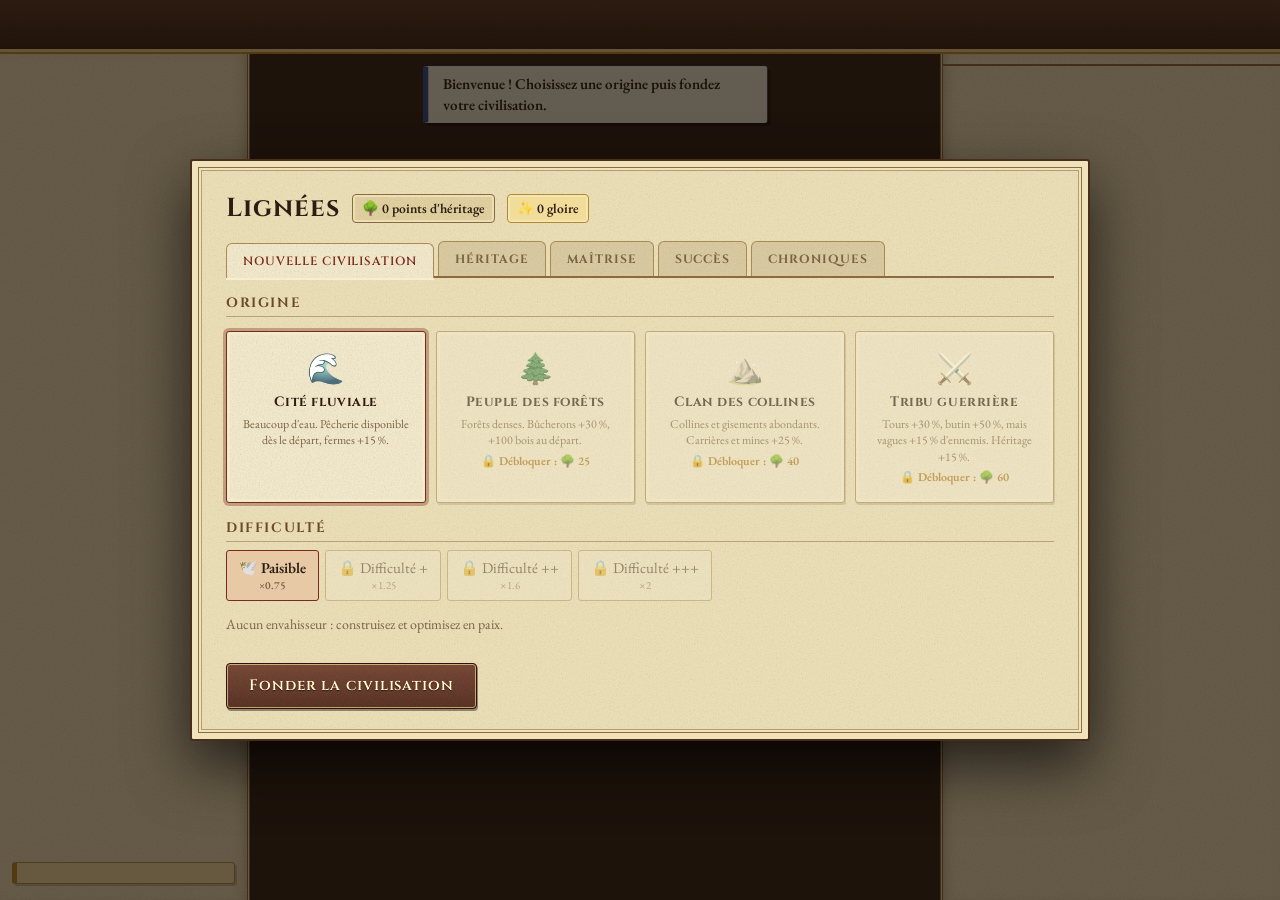
<file: jeux/lignees/index.html>
<!doctype html>
<html lang="fr">
<head>
  <meta charset="utf-8">
  <meta name="viewport" content="width=device-width, initial-scale=1">
  <title>Lignées</title>
  <link rel="preconnect" href="https://fonts.googleapis.com">
  <link rel="stylesheet" href="css/style.css">
  <!-- Thème graphique : celui du dernier choix (Paramètres), sans clignotement au chargement. -->
  <script>
    (function () {
      var t = 'manuscrit';
      try { t = localStorage.getItem('lignees_theme') || t; } catch (e) { }
      if (t !== 'manuscrit' && t !== 'vapeur') t = 'manuscrit';
      document.documentElement.dataset.theme = t;
      document.write('<link id="theme-css" rel="stylesheet" href="css/themes/' + t + '.css">');
    })();
  </script>
</head>
<body>
  <div id="app">
    <header id="topbar"></header>
    <aside id="left">
      <div id="resources"></div>
      <div id="hint" class="hint"></div>
    </aside>
    <main id="center">
      <canvas id="map"></canvas>
      <div id="toasts"></div>
    </main>
    <aside id="right">
      <nav id="tabs"></nav>
      <div id="panel"></div>
      <div id="selection" class="hidden"></div>
    </aside>
  </div>
  <div id="modal-root"></div>
  <div id="tooltip"></div>

  <!-- Scripts classiques (sans module) : le jeu fonctionne aussi en ouvrant index.html directement. -->
  <script src="js/core/util.js"></script>
  <script src="js/data/resources.js"></script>
  <script src="js/data/terrain.js"></script>
  <script src="js/data/buildings.js"></script>
  <script src="js/data/progression.js"></script>
  <script src="js/data/lore.js"></script>
  <script src="js/data/events.js"></script>
  <script src="js/data/achievements.js"></script>
  <script src="js/data/story.js"></script>
  <script src="js/ui/theme.js"></script>
  <script src="js/core/map.js"></script>
  <script src="js/core/mods.js"></script>
  <script src="js/core/state.js"></script>
  <script src="js/core/economy.js"></script>
  <script src="js/core/logistics.js"></script>
  <script src="js/core/power.js"></script>
  <script src="js/core/defense.js"></script>
  <script src="js/core/logic.js"></script>
  <script src="js/core/chronicle.js"></script>
  <script src="js/core/bot.js"></script>
  <script src="js/ui/render.js"></script>
  <script src="js/ui/cinematic.js"></script>
  <script src="js/ui/lore.js"></script>
  <script src="js/ui/ui.js"></script>
  <script src="js/main.js"></script>
</body>
</html>
</file>
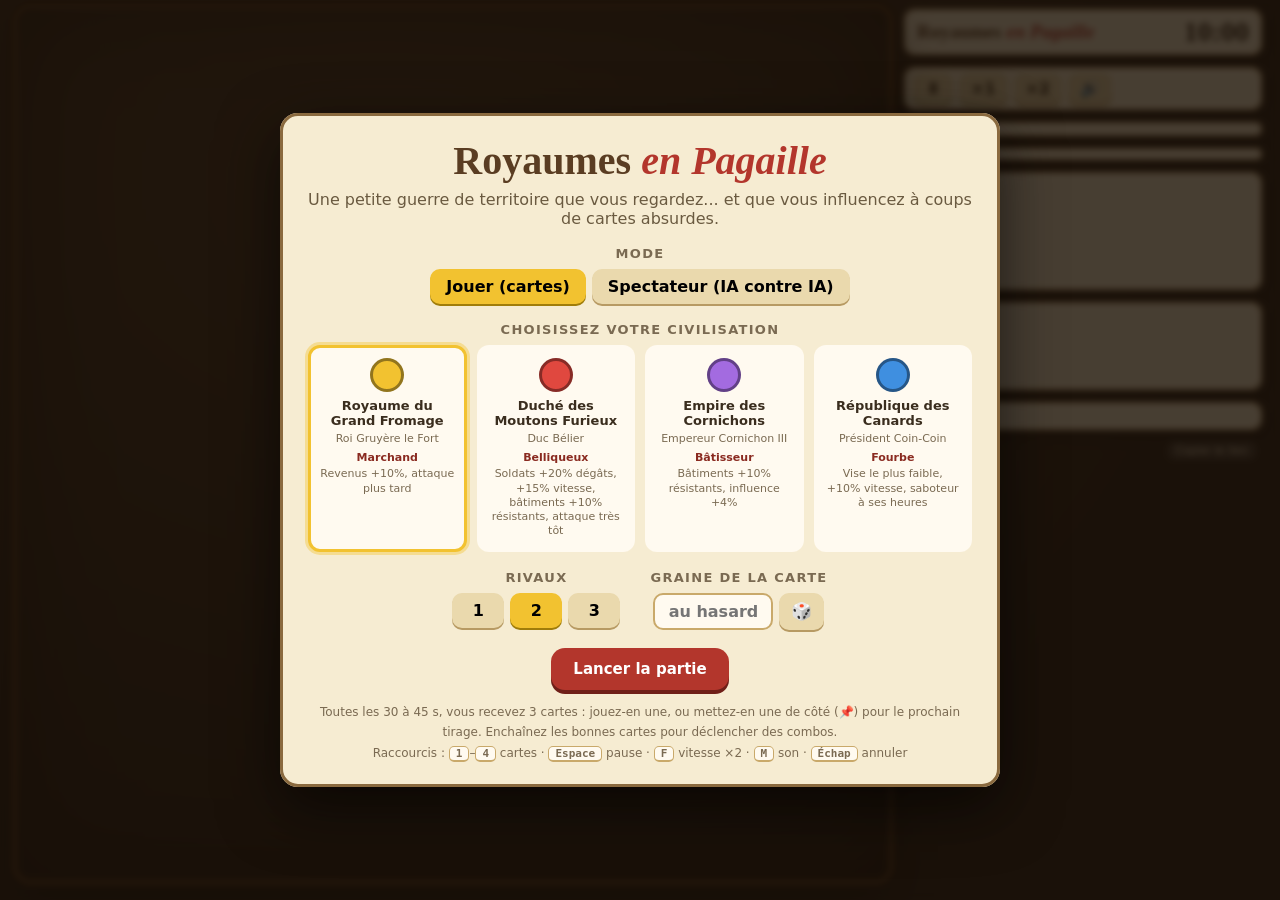
<file: jeux/royaumes-en-pagaille/index.html>
<!doctype html>
<html lang="fr">
<head>
<meta charset="utf-8">
<meta name="viewport" content="width=device-width, initial-scale=1">
<title>Royaumes en Pagaille</title>
<link rel="stylesheet" href="css/style.css">
</head>
<body>
<div id="app">
  <div id="stage">
    <canvas id="map"></canvas>
    <div id="banner" class="hidden"></div>
    <div id="news" class="hidden"></div>
    <div id="toast" class="hidden"></div>
    <div id="pausetag" class="hidden">⏸ PAUSE</div>
  </div>

  <aside id="panel">
    <header>
      <div class="brand">Royaumes <em>en Pagaille</em></div>
      <div class="clock"><span id="time">10:00</span></div>
    </header>
    <div class="controls">
      <button id="bPause" title="Pause (Espace)">⏸</button>
      <button id="b1" title="Vitesse normale">×1</button>
      <button id="b2" title="Vitesse ×2 (F)">×2</button>
      <button id="b4" class="hidden" title="Vitesse ×4 (mode spectateur)">×4</button>
      <button id="bMute" title="Son (M)">🔊</button>
      <span id="doctrine" class="doctrine"></span>
    </div>
    <section id="board"></section>
    <section id="res"></section>
    <section id="hand"></section>
    <section id="log"></section>
    <div id="tileinfo"></div>
    <div id="seedbar"><span id="seedTxt"></span><button id="bCopy" title="Copier un lien vers cette carte">Copier le lien</button></div>
  </aside>
</div>

<div id="menu" class="overlay">
  <div class="sheet">
    <h1>Royaumes <em>en Pagaille</em></h1>
    <p class="sub">Une petite guerre de territoire que vous regardez... et que vous influencez à coups de cartes absurdes.</p>
    <h3>Mode</h3>
    <div id="modePick" class="seg wide">
      <button data-m="play" class="on">Jouer (cartes)</button><button data-m="spec">Spectateur (IA contre IA)</button>
    </div>
    <h3 id="pickTitle">Choisissez votre civilisation</h3>
    <div id="civPick"></div>
    <div class="opts">
      <div>
        <h3>Rivaux</h3>
        <div id="rivalPick" class="seg">
          <button data-n="1">1</button><button data-n="2" class="on">2</button><button data-n="3">3</button>
        </div>
      </div>
      <div>
        <h3>Graine de la carte</h3>
        <div class="seedrow"><input id="seedIn" inputmode="numeric" placeholder="au hasard" maxlength="9"><button id="seedRnd" title="Tirer une graine">🎲</button></div>
      </div>
    </div>
    <button id="bStart" class="big">Lancer la partie</button>
    <p class="hint">Toutes les 30 à 45 s, vous recevez 3 cartes : jouez-en une, ou mettez-en une de côté (📌) pour le prochain tirage. Enchaînez les bonnes cartes pour déclencher des combos.<br>
      Raccourcis : <kbd>1</kbd>–<kbd>4</kbd> cartes · <kbd>Espace</kbd> pause · <kbd>F</kbd> vitesse ×2 · <kbd>M</kbd> son · <kbd>Échap</kbd> annuler</p>
  </div>
</div>

<div id="end" class="overlay hidden">
  <div class="sheet">
    <h1 id="endTitle">Fin de partie</h1>
    <p id="endSub" class="sub"></p>
    <div id="endRank"></div>
    <h4 class="chartT">Territoire au fil du temps</h4>
    <canvas id="endChart" width="640" height="170"></canvas>
    <div id="endChron"></div>
    <p class="hint"><span id="endSeed"></span></p>
    <div class="row">
      <button id="bAgain" class="big">Même carte</button>
      <button id="bNew" class="big">Nouvelle carte</button>
      <button id="bCopyEnd" class="big alt">Copier le lien</button>
      <button id="bMenu" class="big alt">Menu</button>
    </div>
  </div>
</div>

<script src="js/data.js"></script>
<script src="js/sim.js"></script>
<script src="js/render.js"></script>
<script src="js/audio.js"></script>
<script src="js/main.js"></script>
</body>
</html>
</file>
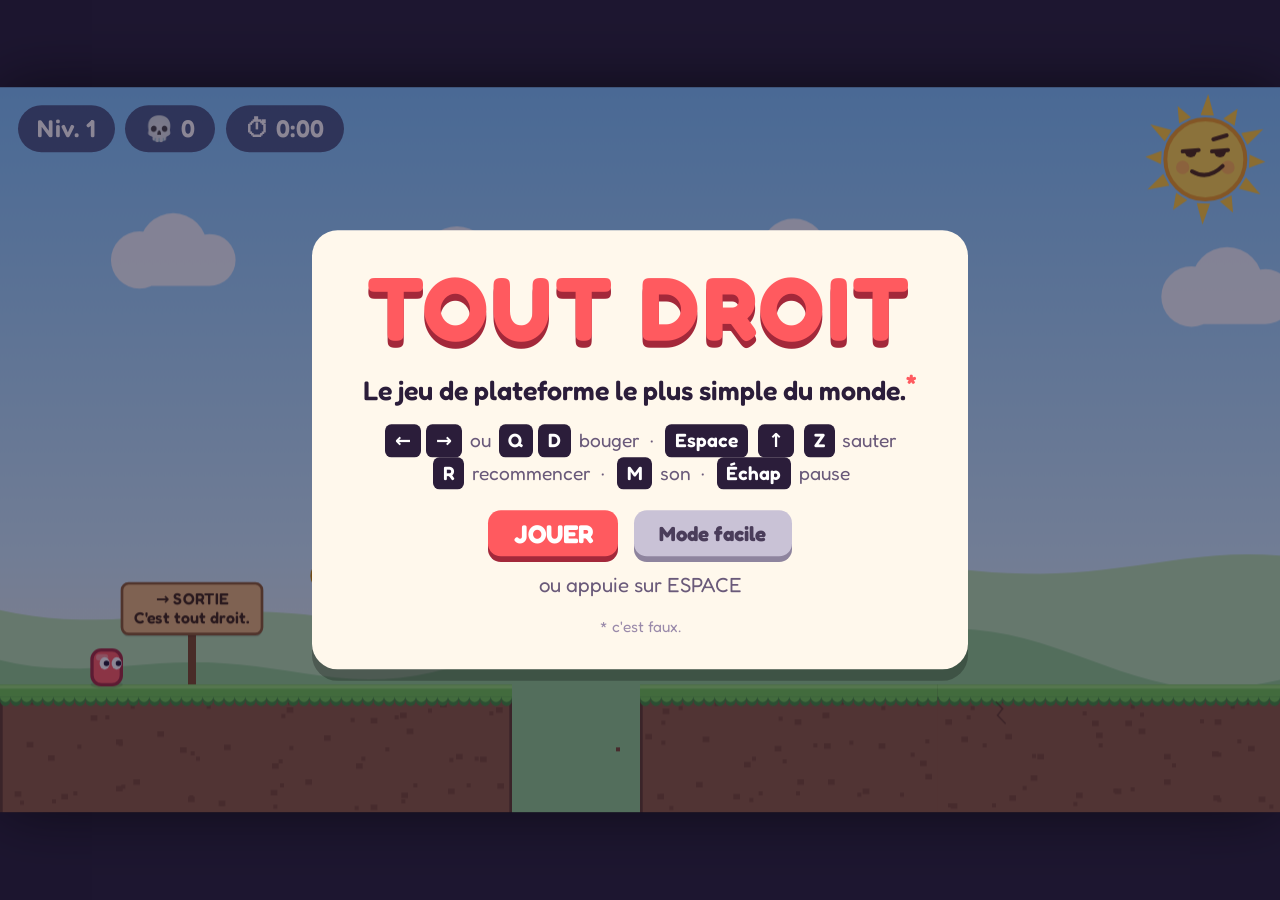
<file: jeux/tout-droit/index.html>
<!doctype html>
<html lang="fr">
<head>
<meta charset="utf-8">
<meta name="viewport" content="width=device-width,initial-scale=1,user-scalable=no">
<title>Tout Droit</title>
<link rel="preconnect" href="https://fonts.googleapis.com">
<link href="https://fonts.googleapis.com/css2?family=Fredoka:wght@400;600;700&display=swap" rel="stylesheet">
<style>
  html,body{margin:0;height:100%;background:#1d1630;overflow:hidden;font-family:'Fredoka',system-ui,sans-serif;-webkit-user-select:none;user-select:none}
  #wrap{position:absolute;left:50%;top:50%;transform:translate(-50%,-50%);width:min(100vw,calc(100vh*960/544));aspect-ratio:960/544;container-type:inline-size;overflow:hidden;box-shadow:0 0 60px rgba(0,0,0,.5)}
  canvas{position:absolute;inset:0;width:100%;height:100%;display:block}
  #hud{position:absolute;left:1.4cqw;top:1.4cqw;display:flex;gap:.8cqw;font-size:1.9cqw;color:#fff;pointer-events:none}
  .pill{background:rgba(30,18,55,.6);padding:.35em .8em;border-radius:99px;font-weight:600;letter-spacing:.02em}
  #narr{position:absolute;right:12.5cqw;top:2.2cqw;max-width:50cqw;background:#fff;color:#2b1d3a;border-radius:1.2cqw;padding:1cqw 1.5cqw;font-size:1.75cqw;font-weight:600;line-height:1.3;box-shadow:0 .4cqw 0 rgba(0,0,0,.18);opacity:0;transform:translateY(-.6cqw) scale(.97);transition:opacity .18s,transform .18s;pointer-events:none;min-height:1.3em}
  #narr.show{opacity:1;transform:none}
  #narr::after{content:'';position:absolute;right:-1.4cqw;top:1.4cqw;border:.8cqw solid transparent;border-left:1.2cqw solid #fff}
  #narr .who{display:block;font-size:1.1cqw;color:#e0a000;text-transform:uppercase;letter-spacing:.12em;margin-bottom:.2em}
  #overlay{position:absolute;inset:0;display:none;align-items:center;justify-content:center;background:rgba(25,15,45,.5)}
  #overlay.show{display:flex}
  .panel{background:#fff8ec;border-radius:2cqw;padding:2.6cqw 4cqw;text-align:center;color:#2b1d3a;box-shadow:0 .9cqw 0 rgba(0,0,0,.25);max-width:72cqw;animation:pop .35s cubic-bezier(.2,1.6,.4,1)}
  @keyframes pop{from{transform:scale(.6);opacity:0}to{transform:none;opacity:1}}
  .panel h1{font-size:7cqw;margin:0;line-height:1;color:#ff5a5f;text-shadow:0 .5cqw 0 #a3283a;letter-spacing:.04em}
  .panel .sub{font-size:2.1cqw;margin:1.2cqw 0 .6cqw;font-weight:600}
  .panel sup{color:#ff5a5f}
  .keys{font-size:1.5cqw;color:#6a5a7a;margin:1.4cqw 0;line-height:1.7}
  .keys b{display:inline-block;background:#2b1d3a;color:#fff;border-radius:.5cqw;padding:0 .5em;margin:0 .15em;font-weight:600}
  .btns{display:flex;gap:1.2cqw;justify-content:center;margin-top:1.6cqw}
  .btn{font:inherit;font-size:2cqw;font-weight:700;border:0;border-radius:1cqw;padding:.6cqw 2cqw;cursor:pointer;background:#ff5a5f;color:#fff;box-shadow:0 .45cqw 0 #a3283a;transition:transform .1s}
  .btn:active{transform:translateY(.3cqw);box-shadow:0 .15cqw 0 #a3283a}
  .btn.alt{background:#c9c2d6;color:#4a3d5a;box-shadow:0 .45cqw 0 #8e849e;font-size:1.6cqw}
  .foot{font-size:1.2cqw;color:#9a8aaa;margin:1.4cqw 0 0}
  .blink{animation:blink 1s steps(2) infinite;font-size:1.6cqw;color:#6a5a7a;margin-top:1.2cqw}
  @keyframes blink{50%{opacity:.25}}
  .stats{display:flex;gap:3cqw;justify-content:center;margin:1.6cqw 0}
  .stats b{display:block;font-size:4cqw;color:#2b1d3a}
  .stats span{font-size:1.3cqw;color:#7a6a8a;text-transform:uppercase;letter-spacing:.1em}
  .rank{font-size:1.9cqw}.rank em{color:#ff5a5f;font-style:normal;font-weight:700}
  .small{font-size:1.3cqw;color:#8a7a9a}
  .panel.card{background:transparent;box-shadow:none}
  .panel.card .lvl{font-size:2.2cqw;font-weight:700;letter-spacing:.3em;color:#fff;margin:0 0 .6cqw}
  .panel.card .sub{color:#fff}
  .panel.fake h1{color:#3bb273;text-shadow:0 .5cqw 0 #1f7a4a}
  .panel.fake h1.no{color:#ff3b3b;text-shadow:0 .5cqw 0 #8a1010;font-size:12cqw;animation:shake .08s infinite}
  .panel.fake.crash{animation:crash .7s forwards ease-in}
  @keyframes shake{0%{transform:translate(.3cqw,0)}50%{transform:translate(-.3cqw,.2cqw)}100%{transform:translate(0,-.2cqw)}}
  @keyframes crash{to{transform:translateY(60cqw) rotate(25deg);opacity:0}}
  #touch{position:absolute;inset:auto 0 1.5cqw 0;display:none;justify-content:space-between;padding:0 2cqw;pointer-events:none}
  #touch.on{display:flex}
  #touch .g{display:flex;gap:1.5cqw}
  #touch button{pointer-events:auto;width:9cqw;height:9cqw;border-radius:50%;border:0;background:rgba(255,255,255,.35);color:#fff;font-size:4cqw;font-weight:700;touch-action:none}
</style>
</head>
<body>
<div id="wrap">
  <canvas id="c"></canvas>
  <div id="hud"><span class="pill" id="hLevel">Niv. 1</span><span class="pill" id="hDeaths">💀 0</span><span class="pill" id="hTime">⏱ 0:00</span><span class="pill" id="hMute" style="display:none">🔇</span></div>
  <div id="narr"><span class="who">Le Soleil</span><span id="narrText"></span></div>
  <div id="overlay"></div>
  <div id="touch"><div class="g"><button data-k="left">◀</button><button data-k="right">▶</button></div><div class="g"><button data-k="jump">▲</button></div></div>
</div>

<!--
  ===================== NIVEAU (JSON) =====================
  Toutes les coordonnées sont en tuiles (1 tuile = 32 px). Rectangles : [x, y, largeur, hauteur, style?]
  La carte fait 17 tuiles de haut ; le sol est à y = 14. Tomber sous l'écran = mort.
-->
<script id="level-1" type="application/json">
{
  "name": "Niveau 1 — Tout droit",
  "width": 124,
  "spawn": [2, 13],
  "physics": {
    "gravity": 2100, "maxFall": 950, "speed": 250,
    "accel": 2600, "friction": 3000, "airAccel": 1800, "airFriction": 700,
    "jump": 740, "jumpCut": 0.45, "coyote": 0.08, "buffer": 0.12
  },
  "solids": [
    [0, 14, 12, 3], [15, 14, 7, 3], [25, 14, 37, 3], [77, 14, 12, 3],
    [92, 14, 3, 3], [98, 14, 11, 3], [112, 14, 4, 3], [119, 14, 5, 3],
    [123, 0, 1, 14, "rock"],
    [48, 0, 3, 11, "rock"], [51, 0, 3, 10, "rock"], [54, 0, 4, 11, "rock"],
    [64, 12, 2, 1, "brick"]
  ],
  "fakeFloors": [
    { "x": 22, "y": 14, "w": 3, "h": 3, "cause": "fake" },
    { "x": 89, "y": 14, "w": 3, "h": 3, "cause": "obey" },
    { "x": 95, "y": 14, "w": 3, "h": 3, "cause": "liar" },
    { "x": 116, "y": 14, "w": 3, "h": 3, "cause": "fakewin", "manual": true, "id": "trap" }
  ],
  "invisibleBlocks": [[13, 9]],
  "spikes": [[35, 13, 3, "up"]],
  "popSpikes": [
    { "x": 38, "y": 13, "w": 1, "dir": "up", "trigger": [35, 6, 3, 8], "airborne": true, "cause": "pop" },
    { "x": 80, "y": 11, "w": 6, "dir": "down", "trigger": [80, 6, 6, 8], "onJump": true, "cause": "disobey" }
  ],
  "thwomps": [
    { "x": 51, "y": 10, "w": 3, "h": 1, "trigger": [51, 11, 3, 3], "delay": 0.3, "wait": 1.6, "cause": "thwomp" }
  ],
  "crumbles": [{ "x": 68, "y": 11, "w": 2, "delay": 0.45 }],
  "movers": [{ "x": 71, "y": 12, "w": 2, "dx": 3, "dy": 0, "period": 3.2 }],
  "coins": [[7, 11], [13, 12], [30, 11], [66, 9], [110, 11]],
  "checkpoints": [[44, 13], [100, 13]],
  "signs": [
    { "x": 4, "y": 13, "text": "→ SORTIE\nC'est tout droit." },
    { "x": 79, "y": 13, "text": "NE SAUTE PAS." },
    { "x": 87, "y": 13, "text": "SAUTE !" },
    { "x": 93, "y": 13, "text": "Ici, tu peux\nmarcher. Promis." }
  ],
  "doors": [
    { "x": 106, "y": 12, "kind": "fakeOnce", "floor": "trap", "runTo": 117, "trigger": 103.5, "runLine": "HÉ ! Reviens ici, toi !" }
  ],
  "title": "Tout droit",
  "win": { "title": "Bon. D'accord.", "sub": "Tu as gagné. Pour cette fois." },

  "intro": "Oh, un nouveau. Bienvenue ! Va à droite, la sortie est par là. Difficile de faire plus simple.",
  "narration": [
    { "x": 9,   "mood": "smug",  "text": "Un petit trou. Même toi, tu peux sauter ça." },
    { "x": 18,  "mood": "smug",  "text": "Tu vois ? Je ne suis pas méchant. Juste incompris." },
    { "x": 31,  "mood": "bored", "text": "Des piques. On saute PAR-DESSUS. C'est tout le principe, tu suis ?" },
    { "x": 43,  "mood": "smug",  "text": "Un checkpoint. Je suis vraiment trop gentil avec toi." },
    { "x": 47,  "mood": "smug",  "text": "Un tunnel. Rien de suspect. Avance, avance..." },
    { "x": 59,  "mood": "bored", "text": "Des plateformes. Le b.a.-ba. Ne me déçois pas. Enfin, pas plus que d'habitude." },
    { "x": 78,  "mood": "smug",  "text": "Lis bien les panneaux. Ils sont là pour t'aider. Tous. Sans exception." },
    { "x": 99,  "mood": "smug",  "text": "Dernier checkpoint. La sortie est juste là. Littéralement." },
    { "x": 113, "mood": "smug",  "text": "Elle ne bougera plus. Enfin... je crois." }
  ],
  "deathLines": {
    "pit":       ["Tomber dans un trou. Original.", "Gravité : 1 — Toi : 0.", "Il fallait sauter. Je pensais que c'était implicite.", "Les trous, c'est en bas. Pour info."],
    "spike":     ["C'était pointu. Ça se voyait, pourtant.", "Les piques, on saute PAR-DESSUS.", "Aïe. Enfin, j'imagine."],
    "invisible": ["Un bloc invisible ? Ici ? Quelle surprise.", "Tu ne l'as pas vu venir. Normal, il est invisible.", "Maintenant tu le vois. Ça t'aide ? Pas sûr."],
    "fake":      ["Le sol, c'est comme la confiance : ça se perd vite.", "Ce sol était faux. Comme mes encouragements.", "Il y avait une fissure. Regarde mieux."],
    "pop":       ["Surprise !", "Celles-là, tu ne les avais pas vues. Moi si.", "Saute plus loin. Beaucoup plus loin."],
    "thwomp":    ["Écrasé. Il ne fallait pas hésiter.", "Tu as réfléchi. Erreur classique.", "Même le plafond te déteste."],
    "crumble":   ["Elle était fragile. Comme toi.", "Il ne fallait pas traîner dessus."],
    "disobey":   ["C'était écrit. EN MAJUSCULES.", "Tu sais lire ? Visiblement non.", "Le panneau disait quoi, déjà ?"],
    "obey":      ["SAUTE, ça veut dire saute.", "Pour une fois que le panneau disait vrai..."],
    "liar":      ["Tu fais confiance à un panneau. Dans CE jeu.", "« Promis. » Tu es mignon.", "J'ai menti. Je fais ça souvent."],
    "fakewin":   ["Tu y as cru. C'est adorable.", "Bravo !... Non, je rigole.", "La tête que tu fais. J'aimerais tellement la voir."],
    "suicide":   ["Abandonner, c'est une stratégie aussi.", "Tu t'es tué tout seul. Pour une fois, je n'y suis pour rien."]
  },
  "milestones": {
    "5":   "5 morts. Tu es sûr que les jeux vidéo, c'est ton truc ?",
    "10":  "10 morts. Ma grand-mère en est à 3. Elle est aveugle.",
    "20":  "20 morts. Je commence à m'attacher à toi.",
    "30":  "Petit conseil : Alt+F4 règle tous les problèmes.",
    "42":  "42 morts. La réponse à tout. Sauf à ce niveau.",
    "50":  "50 ! Champagne ! ... Pour moi.",
    "75":  "Tu sais qu'il existe d'autres jeux, hein ?",
    "100": "100 morts. Respect. Sincèrement. Bon, un peu."
  },
  "coinLines": [
    "Une pièce ! Elle ne sert à rien.",
    "+1 pièce. Valeur : 0 €. Comme ta technique.",
    "Tu collectionnes les trucs inutiles ? Ça explique beaucoup.",
    "Il n'y a pas de boutique, tu sais.",
    "Toutes les pièces ! Ça ne change absolument rien."
  ],
  "idleLines": ["Tu attends quoi ? Une invitation ?", "Je m'ennuie.", "Si tu ne bouges pas, tu ne meurs pas. Malin. Lâche, mais malin.", "Allô ?"],
  "easyMode": ["Non.", "J'ai dit non.", "Toujours pas.", "Tu insistes ?", "Bon, OK... Non."]
}
</script>

<!--
  ===================== NIVEAU 2 =====================
  Les champs absents (physique, jalons de morts, répliques d'inactivité...) sont repris du niveau 1.
  Nouveautés : springs (ressorts), icicles (stalactites ; range 0 = paresseuse), chasers (le Mur),
  invertZones [x, largeur] (gauche/droite inversées), checkpoint { "fake": true },
  popSpikes "grounded" (seulement au sol), portes "trap" (le sol s'ouvre) / "real".
-->
<script id="level-2" type="application/json">
{
  "title": "Toujours tout droit",
  "subtitle": "Mais en pire.",
  "width": 142,
  "spawn": [2, 13],
  "solids": [
    [0, 14, 10, 3], [13, 14, 52, 3], [68, 14, 20, 3], [92, 14, 12, 3],
    [107, 14, 4, 3], [114, 14, 15, 3], [132, 14, 9, 3],
    [141, 0, 1, 14, "rock"],
    [26, 8, 2, 6, "rock"], [30, 2, 7, 1, "rock"],
    [42, 0, 14, 9, "rock"],
    [109, 12, 2, 2, "brick"],
    [119, 8, 1, 6, "rock"]
  ],
  "fakeFloors": [
    { "x": 129, "y": 14, "w": 3, "h": 3, "cause": "trapdoor", "manual": true, "id": "trap2" }
  ],
  "spikes": [[30, 3, 7, "down"]],
  "popSpikes": [
    { "x": 77, "y": 13, "w": 3, "dir": "up", "trigger": [77, 10, 3, 4], "grounded": true, "cause": "fakecheck" }
  ],
  "springs": [{ "x": 23, "y": 13 }, { "x": 31, "y": 13, "w": 2 }, { "x": 116, "y": 13 }],
  "icicles": [
    { "x": 45, "y": 9 }, { "x": 48, "y": 9 }, { "x": 51, "y": 9 },
    { "x": 54, "y": 9, "range": 0, "cause": "lazy" }
  ],
  "chasers": [
    { "x": 93, "trigger": 99, "stopAt": 118, "speed": 215, "line": "COURS !!!",
      "stopLine": "Ah. Il ne traverse pas les murs. Moi non plus, remarque." }
  ],
  "invertZones": [[60, 13]],
  "coins": [[5, 11], [11, 11], [24, 6], [88, 10], [89, 11], [90, 13], [90, 15], [125, 11]],
  "checkpoints": [[40, 13], { "x": 78, "y": 13, "fake": true }, [84, 13], [96, 13]],
  "signs": [
    { "x": 7, "y": 13, "text": "Aucun piège ici.\n(Vraiment.)" },
    { "x": 21, "y": 13, "text": "BOING →" },
    { "x": 58, "y": 13, "text": "Zone de contrôle\nnormal." },
    { "x": 126, "y": 13, "text": "Une seule de ces\nportes est la bonne." }
  ],
  "doors": [
    { "x": 130, "y": 12, "kind": "trap", "floor": "trap2", "label": "SORTIE" },
    { "x": 135, "y": 12, "kind": "real", "label": "PAS LA SORTIE" }
  ],
  "win": { "title": "Quoi ?!", "sub": "Tu as fini le niveau 2. Je vais devoir faire des efforts." },
  "winLine": "Je n'ai jamais dit que je ne mentais pas.",

  "intro": "Re-bonjour. J'ai étudié toutes tes erreurs. Toi, visiblement non.",
  "narration": [
    { "x": 5,   "mood": "smug",  "text": "Lis le panneau. Il est honnête. Pour une fois." },
    { "x": 15,  "mood": "smug",  "text": "Tu vois ? Aucun piège. Ça te rend parano, hein ? C'est le but." },
    { "x": 20,  "mood": "smug",  "text": "Un ressort ! Tu vas adorer. Au début." },
    { "x": 38,  "mood": "bored", "text": "Une grotte. Le plafond goutte un peu. Rien de grave." },
    { "x": 61,  "mood": "laugh", "text": "Oh, j'ai oublié de te dire : ici, gauche et droite sont inversées. Désolé. Non." },
    { "x": 74,  "mood": "smug",  "text": "Un checkpoint ! Il a l'air sympa, celui-là." },
    { "x": 83,  "mood": "smug",  "text": "Celui-ci est un vrai. Peut-être. Tu n'as qu'à le toucher pour voir." },
    { "x": 86,  "mood": "smug",  "text": "Des pièces ! Suis-les, elles connaissent le chemin." },
    { "x": 97,  "mood": "smug",  "text": "Tu entends ce bruit ? Non ? Avance quand même." },
    { "x": 122, "mood": "smug",  "text": "La sortie ! Cette fois, pas de fausse victoire. Promis." }
  ],
  "deathLines": {
    "spring":    ["Il ne fallait pas atterrir dessus. Évident, non ?", "Boing. Splat.", "Les ressorts, c'est comme moi : imprévisible."],
    "icicle":    ["Tu as appris à foncer ? Ici, c'était l'inverse.", "Le plafond goutte. Je t'avais prévenu.", "Patience. Tu connais ? Non ?"],
    "lazy":      ["Celui-là était paresseux. Comme toi.", "Il fallait passer VITE sous celui-là. Logique, non ?", "Tu t'es arrêté pile dessous. Respect."],
    "fakecheck": ["Un checkpoint piégé. Je n'ai honte de rien.", "Tu touches à tout, toi.", "Le drapeau était sympa. Moi, non."],
    "chaser":    ["Le Mur t'a eu. Il court plus vite que tes réflexes.", "Rattrapé par un mur. Joli palmarès.", "Il ne s'arrête jamais. Enfin, presque jamais."],
    "trapdoor":  ["Tu as encore cru à une sortie. Mignon.", "« SORTIE ». Tu lis tout au premier degré, toi.", "Indice : lis l'autre porte."],
    "mirror":    ["Gauche, droite... C'est dur, hein ?", "Je t'avais prévenu. Après coup, mais quand même.", "Ton cerveau a planté ? Normal."]
  },
  "coinLines": [
    "Encore des pièces. Toujours aucune boutique.",
    "Tu en veux encore ? Toujours inutile.",
    "Suis les pièces, qu'ils disaient...",
    "Tu sais où mènent ces pièces ? Moi, oui.",
    "Celle-là était au fond du trou. Ça valait le coup ?",
    "Celle-ci n'a rien de spécial. Comme toi.",
    "Presque toutes ! Ça ne sert toujours à rien.",
    "Toutes ! Félicitations. Pour rien."
  ]
}
</script>

<script>
(() => {
'use strict';
const T = 32, VW = 960, VH = 544, STEP = 1 / 120;
// chaque <script type="application/json" id="level-N"> est un niveau ; les champs absents sont repris du niveau 1
const LEVELS = [...document.querySelectorAll('script[type="application/json"][id^="level-"]')].map(s => JSON.parse(s.textContent));
const BASE = LEVELS[0];
let LV, PH, LW, levelIdx = 0;
function setLevel(i) {
  levelIdx = i;
  LV = { ...BASE, ...LEVELS[i] };
  LV.deathLines = { ...BASE.deathLines, ...(LEVELS[i].deathLines || {}) };
  PH = LV.physics; LW = LV.width * T;
}

/* ---------- utils ---------- */
const rect = a => ({ x: a[0] * T, y: a[1] * T, w: a[2] * T, h: a[3] * T });
const overlap = (a, b) => a.x < b.x + b.w && a.x + a.w > b.x && a.y < b.y + b.h && a.y + a.h > b.y;
const pointIn = (px, py, r) => px >= r.x && px < r.x + r.w && py >= r.y && py < r.y + r.h;
const approach = (v, t, d) => v < t ? Math.min(v + d, t) : Math.max(v - d, t);
const clamp = (v, a, b) => Math.max(a, Math.min(b, v));
const rand = (a, b) => a + Math.random() * (b - a);
const hash = (a, b) => { let h = (a * 374761393 + b * 668265263) | 0; h = Math.imul(h ^ (h >>> 13), 1274126177); return (h ^ (h >>> 16)) >>> 0; };
const fmtTime = s => `${Math.floor(s / 60)}:${String(Math.floor(s % 60)).padStart(2, '0')}`;
const lastPick = {};
function pickLine(key, arr) {
  if (!arr || !arr.length) return '';
  let i = Math.floor(Math.random() * arr.length);
  if (arr.length > 1 && i === lastPick[key]) i = (i + 1) % arr.length;
  lastPick[key] = i;
  return arr[i];
}

/* ---------- canvas ---------- */
const canvas = document.getElementById('c');
const ctx = canvas.getContext('2d');
let S = 1;
function resize() {
  const r = canvas.getBoundingClientRect();
  const dpr = Math.min(window.devicePixelRatio || 1, 2);
  canvas.width = Math.max(1, Math.round(r.width * dpr));
  canvas.height = Math.max(1, Math.round(r.height * dpr));
  S = canvas.width / VW;
}
addEventListener('resize', resize);

/* ---------- audio (synthé WebAudio) ---------- */
const AU = { ctx: null, master: null, muted: false, noiseBuf: null };
function audioInit() {
  if (AU.ctx) { if (AU.ctx.state === 'suspended') AU.ctx.resume(); return; }
  try {
    AU.ctx = new (window.AudioContext || window.webkitAudioContext)();
    AU.master = AU.ctx.createGain(); AU.master.gain.value = 0.35; AU.master.connect(AU.ctx.destination);
    const len = AU.ctx.sampleRate; AU.noiseBuf = AU.ctx.createBuffer(1, len, len);
    const d = AU.noiseBuf.getChannelData(0); for (let i = 0; i < len; i++) d[i] = Math.random() * 2 - 1;
  } catch (e) { AU.ctx = null; }
}
function tone(f, d, type = 'square', v = 0.2, f2 = null, delay = 0) {
  const c = AU.ctx; if (!c || AU.muted) return;
  const t = c.currentTime + delay, o = c.createOscillator(), g = c.createGain();
  o.type = type; o.frequency.setValueAtTime(f, t);
  if (f2) o.frequency.exponentialRampToValueAtTime(f2, t + d);
  g.gain.setValueAtTime(v, t); g.gain.exponentialRampToValueAtTime(0.001, t + d);
  o.connect(g); g.connect(AU.master); o.start(t); o.stop(t + d + 0.03);
}
function noise(d, v = 0.3, delay = 0, freq = 1200) {
  const c = AU.ctx; if (!c || AU.muted) return;
  const t = c.currentTime + delay, s = c.createBufferSource(), f = c.createBiquadFilter(), g = c.createGain();
  s.buffer = AU.noiseBuf; f.type = 'lowpass'; f.frequency.value = freq;
  g.gain.setValueAtTime(v, t); g.gain.exponentialRampToValueAtTime(0.001, t + d);
  s.connect(f); f.connect(g); g.connect(AU.master); s.start(t); s.stop(t + d + 0.03);
}
const sfx = {
  jump: () => tone(330, 0.13, 'square', 0.12, 680),
  land: () => noise(0.06, 0.15, 0, 500),
  death: () => { noise(0.35, 0.4, 0, 900); tone(420, 0.55, 'sawtooth', 0.16, 55); },
  coin: () => { tone(988, 0.07, 'square', 0.12); tone(1319, 0.2, 'square', 0.12, null, 0.07); },
  bonk: () => { tone(200, 0.16, 'square', 0.22, 90); tone(1200, 0.1, 'triangle', 0.1, 1600, 0.02); },
  crack: () => { noise(0.25, 0.35, 0, 2200); tone(160, 0.35, 'triangle', 0.25, 45); },
  shing: () => tone(1500, 0.16, 'sawtooth', 0.1, 2600),
  rumble: () => noise(0.32, 0.3, 0, 180),
  thud: () => { noise(0.3, 0.55, 0, 260); tone(95, 0.3, 'sine', 0.5, 35); },
  check: () => [523, 659, 784, 1047].forEach((f, i) => tone(f, 0.12, 'square', 0.11, null, i * 0.07)),
  laugh: () => { for (let i = 0; i < 6; i++) tone(560 - i * 28, 0.08, 'square', 0.12, 470 - i * 28, i * 0.11); },
  fanfare: () => [523, 659, 784, 1047, 784, 1047, 1319].forEach((f, i) => tone(f, i === 6 ? 0.5 : 0.16, 'square', 0.12, null, i * 0.12)),
  sad: () => [392, 370, 349, 294].forEach((f, i) => tone(f, i === 3 ? 0.7 : 0.28, 'sawtooth', 0.12, i === 3 ? 270 : null, i * 0.3)),
  boing: () => tone(220, 0.25, 'triangle', 0.25, 660),
};

/* ---------- monde ---------- */
let W, pl, G;
const SUN = { x: VW - 56, y: 54, r: 30 };

function floorBelow(solids, x, w, y) {
  return Math.min(...solids.filter(s => s.x < x + w && s.x + s.w > x && s.y >= y).map(s => s.y), VH + 200);
}

function buildWorld() {
  const staticSolids = LV.solids.map(a => ({ ...rect(a), style: a[4] || 'ground' }));
  const w = {
    solids: staticSolids,
    fakes: (LV.fakeFloors || []).map(f => ({ ...rect([f.x, f.y, f.w, f.h]), oy: f.y * T, id: f.id, cause: f.cause, manual: !!f.manual, falling: false, vy: 0, style: 'ground' })),
    invis: (LV.invisibleBlocks || []).map(a => ({ x: a[0] * T, y: a[1] * T, w: T, h: T, revealed: false, bump: 0 })),
    spikes: (LV.spikes || []).map(s => ({ x: s[0] * T, y: s[1] * T, w: s[2] * T, h: T, dir: s[3] })),
    pops: (LV.popSpikes || []).map(p => ({ x: p.x * T, y: p.y * T, w: p.w * T, h: T, dir: p.dir, trig: rect(p.trigger), airborne: !!p.airborne, grounded: !!p.grounded, onJump: !!p.onJump, cause: p.cause, prog: 0, active: false })),
    thwomps: (LV.thwomps || []).map(t => {
      const o = { x: t.x * T, y: t.y * T, oy: t.y * T, w: t.w * T, h: t.h * T, trig: rect(t.trigger), delay: t.delay, wait: t.wait, cause: t.cause, state: 'idle', timer: 0, vy: 0 };
      o.floor = floorBelow(staticSolids, o.x, o.w, o.y + o.h);
      return o;
    }),
    crumbles: (LV.crumbles || []).map(c => ({ x: c.x * T, y: c.y * T, oy: c.y * T, w: c.w * T, h: 16, delay: c.delay, state: 'idle', timer: 0, vy: 0 })),
    movers: (LV.movers || []).map(m => ({ x0: m.x * T, y0: m.y * T, x: m.x * T, y: m.y * T, w: m.w * T, h: 16, dx: m.dx * T, dy: m.dy * T, period: m.period })),
    springs: (LV.springs || []).map(s => ({ x: s.x * T, y: (s.y + 1) * T - 12, w: (s.w || 1) * T, h: 12, power: s.power || 1150, comp: 0 })),
    icicles: (LV.icicles || []).map(c => {
      const o = { x: c.x * T, y: c.y * T, oy: c.y * T, w: T, h: T, range: c.range ?? 2.5, delay: c.delay || 0, cause: c.cause || 'icicle', state: 'idle', timer: 0, vy: 0 };
      o.floor = floorBelow(staticSolids, o.x, o.w, o.y + o.h);
      return o;
    }),
    chasers: (LV.chasers || []).map(c => ({ x0: c.x * T, x: c.x * T, w: T, trigger: c.trigger * T, stop: c.stopAt * T, speed: c.speed, line: c.line, stopLine: c.stopLine, cause: c.cause || 'chaser', state: 'idle' })),
    inverts: (LV.invertZones || []).map(z => ({ x: z[0] * T, w: z[1] * T })),
    coins: (LV.coins || []).map(c => ({ x: c[0] * T + 16, y: c[1] * T + 16, taken: false })),
    checks: (LV.checkpoints || []).map(c => Array.isArray(c) ? { x: c[0] * T, y: c[1] * T, active: false } : { x: c.x * T, y: c.y * T, active: false, fake: !!c.fake }),
    signs: LV.signs || [],
    narr: (LV.narration || []).map(n => ({ ...n, done: false })),
    doors: (LV.doors || []).map(d => {
      const x = d.x * T + 2, y = (d.y + 2) * T - 46;
      return { x0: x, x, y0: y, y, w: 28, h: 46, kind: d.kind || 'real', label: d.label || 'SORTIE', floor: d.floor,
               xr: d.runTo != null ? d.runTo * T + 2 : null, trigger: d.trigger != null ? d.trigger * T : null, runLine: d.runLine, state: 'idle', t: 0, laugh: false };
    }),
    marks: [],
    parts: [],
    confetti: [],
  };
  // bords sombres seulement au bord d'un vrai trou : un faux sol ne doit pas se trahir par une couture
  const grounds = [...w.solids, ...w.fakes].filter(b => (b.style || 'ground') === 'ground');
  for (const b of grounds) {
    b.nl = grounds.some(o => o !== b && o.x + o.w === b.x && o.y === b.y);
    b.nr = grounds.some(o => o !== b && o.x === b.x + b.w && o.y === b.y);
  }
  return w;
}

function newPlayer() {
  return { x: 0, y: 0, w: 22, h: 26, vx: 0, vy: 0, onGround: false, ground: null, coyote: 0, buffer: 0, jumping: false, face: 1, stun: 0, dead: false, hidden: false, sq: 1, blame: null, dustT: 0 };
}

// charge le niveau i ; totals = { deaths, time } cumulés sur la partie
function resetAll(i = levelIdx, totals = { deaths: 0, time: 0 }) {
  setLevel(i);
  W = buildWorld();
  pl = newPlayer();
  G = { state: 'title', deaths: 0, time: 0, clock: G ? G.clock : 0, cam: 0, shake: 0, hitstop: 0, deadT: 0, idle: 0, totals, cardT: 0, inverted: false,
        spawn: { x: LV.spawn[0] * T + 5, y: (LV.spawn[1] + 1) * T - 26 }, mood: 'smug', moodT: 0, fakeDone: false, fwT: 0, doorCd: 0, coinIdx: 0 };
  placeAtSpawn();
}

function placeAtSpawn() {
  pl.x = G.spawn.x; pl.y = G.spawn.y; pl.vx = pl.vy = 0; pl.dead = false; pl.hidden = false; pl.stun = 0; pl.blame = null; pl.onGround = false; pl.ground = null; pl.sq = 1;
}

function respawn() {
  for (const f of W.fakes) { f.y = f.oy; f.falling = false; f.vy = 0; }
  for (const c of W.crumbles) { c.y = c.oy; c.state = 'idle'; c.vy = 0; }
  for (const t of W.thwomps) { t.y = t.oy; t.state = 'idle'; t.vy = 0; }
  for (const p of W.pops) { p.active = false; p.prog = 0; }
  for (const c of W.icicles) { c.y = c.oy; c.state = 'idle'; c.vy = 0; }
  for (const c of W.chasers) { c.x = c.x0; c.state = 'idle'; }
  for (const d of W.doors) d.laugh = false;
  placeAtSpawn();
  G.cam = clamp(pl.x - VW * 0.42, 0, LW - VW);
  for (let i = 0; i < 14; i++) addPart(pl.x + 11, pl.y + 13, rand(-120, 120), rand(-160, 40), '#fff', rand(2, 4), 0.4, 'dust', 0);
}

function solidList() {
  const L = W.solids.slice();
  for (const f of W.fakes) if (!f.falling) L.push(f);
  for (const b of W.invis) if (b.revealed) L.push(b);
  for (const c of W.crumbles) if (c.state !== 'fall') L.push(c);
  for (const c of W.icicles) if (c.state === 'idle' || c.state === 'shake') L.push(c);
  for (const m of W.movers) L.push(m);
  for (const t of W.thwomps) L.push(t);
  return L;
}

/* ---------- particules ---------- */
function addPart(x, y, vx, vy, color, size, life, type = 'sq', grav = 900) {
  if (W.parts.length > 600) return;
  W.parts.push({ x, y, vx, vy, color, size, life, max: life, type, grav, rot: rand(0, 6) });
}
function burstConfetti(n) {
  const cols = ['#ff5a5f', '#ffd23f', '#3bb273', '#4aa8ff', '#b57bff'];
  for (let i = 0; i < n; i++) W.confetti.push({ x: rand(0, VW), y: rand(-200, -10), vx: rand(-60, 60), vy: rand(60, 220), c: cols[i % 5], r: rand(0, 6), vr: rand(-8, 8), life: rand(3, 5) });
}

/* ---------- narrateur ---------- */
const NR = { el: document.getElementById('narr'), txt: document.getElementById('narrText'), full: '', shown: 0, until: 0, prio: -1, queue: null, vis: false };
function say(text, mood = 'smug', prio = 1, dur) {
  if (!text) return;
  if (NR.vis && NR.prio > prio && G.clock < NR.until) { if (prio > 0) NR.queue = { text, mood, prio, dur }; return; }
  NR.full = text; NR.shown = 0; NR.prio = prio; NR.until = G.clock + (dur || 1.8 + text.length * 0.05);
  NR.vis = true; NR.el.classList.add('show'); NR.txt.textContent = '';
  setMood(mood, Math.min(3, NR.until - G.clock));
}
function setMood(m, t = 2) { G.mood = m; G.moodT = t; }
function updateNarr(dt) {
  if (!NR.vis) return;
  if (NR.shown < NR.full.length) { NR.shown = Math.min(NR.full.length, NR.shown + dt * 50); NR.txt.textContent = NR.full.slice(0, Math.floor(NR.shown)); }
  if (G.clock > NR.until) {
    NR.vis = false; NR.prio = -1; NR.el.classList.remove('show');
    if (NR.queue) { const q = NR.queue; NR.queue = null; say(q.text, q.mood, q.prio, q.dur); }
  }
}

/* ---------- input ---------- */
const keyMap = { ArrowLeft: 'left', KeyA: 'left', ArrowRight: 'right', KeyD: 'right', Space: 'jump', ArrowUp: 'jump', KeyW: 'jump' };
const held = new Set(); const touchHeld = { left: false, right: false, jump: false };
const K = { left: false, right: false, jump: false, jumpQueued: false };
function refreshKeys() {
  const prevJump = K.jump;
  K.left = touchHeld.left; K.right = touchHeld.right; K.jump = touchHeld.jump;
  for (const c of held) { const k = keyMap[c]; if (k) K[k] = true; }
  if (K.jump && !prevJump) K.jumpQueued = true;
}
addEventListener('keydown', e => {
  audioInit();
  if (keyMap[e.code]) e.preventDefault();
  G.idle = 0;
  if (G.state === 'title') { if (e.code === 'Space' || e.code === 'Enter') startGame(); return; }
  if (G.state === 'win') {
    const totals = { deaths: G.totals.deaths + G.deaths, time: G.totals.time + G.time };
    const last = levelIdx >= LEVELS.length - 1;
    if (e.code === 'Enter' && !last) { resetAll(levelIdx + 1, totals); startGame(); }
    else if (e.code === 'KeyR') { if (last && e.shiftKey) resetAll(0); else resetAll(levelIdx, G.totals); startGame(); }
    return;
  }
  if (G.state === 'card') return;
  if (e.code === 'Escape') { togglePause(); return; }
  if (e.code === 'KeyM') { AU.muted = !AU.muted; document.getElementById('hMute').style.display = AU.muted ? '' : 'none'; return; }
  if (G.state === 'paused') return;
  if (e.repeat) return;
  held.add(e.code); refreshKeys();
  if (e.code === 'KeyR' && G.state === 'play' && !pl.dead && !pl.hidden) die('suicide');
});
addEventListener('keyup', e => { held.delete(e.code); refreshKeys(); });
addEventListener('blur', () => { held.clear(); refreshKeys(); });

const touchEl = document.getElementById('touch');
if (matchMedia('(pointer: coarse)').matches) touchEl.classList.add('on');
touchEl.querySelectorAll('button').forEach(b => {
  const k = b.dataset.k;
  b.addEventListener('pointerdown', e => { e.preventDefault(); audioInit(); G.idle = 0; touchHeld[k] = true; refreshKeys(); });
  const up = e => { e.preventDefault(); touchHeld[k] = false; refreshKeys(); };
  b.addEventListener('pointerup', up); b.addEventListener('pointercancel', up); b.addEventListener('pointerleave', up);
});

/* ---------- overlay ---------- */
const OV = document.getElementById('overlay');
function showOverlay(html) { OV.innerHTML = html; OV.classList.add('show'); }
function hideOverlay() { OV.classList.remove('show'); OV.innerHTML = ''; }

function showTitle() {
  showOverlay(`<div class="panel">
    <h1>TOUT DROIT</h1>
    <p class="sub">Le jeu de plateforme le plus simple du monde.<sup>*</sup></p>
    <div class="keys"><b>←</b><b>→</b> ou <b>Q</b><b>D</b> bouger &nbsp;·&nbsp; <b>Espace</b> <b>↑</b> <b>Z</b> sauter<br><b>R</b> recommencer &nbsp;·&nbsp; <b>M</b> son &nbsp;·&nbsp; <b>Échap</b> pause</div>
    <div class="btns"><button class="btn" id="bPlay">JOUER</button><button class="btn alt" id="bEasy">Mode facile</button></div>
    <p class="blink">ou appuie sur ESPACE</p>
    <p class="foot">* c'est faux.</p></div>`);
  document.getElementById('bPlay').onclick = () => { audioInit(); startGame(); };
  let n = 0;
  document.getElementById('bEasy').onclick = e => { audioInit(); sfx.bonk(); e.target.textContent = LV.easyMode[Math.min(n++, LV.easyMode.length - 1)]; e.target.blur(); };
}

// carton « NIVEAU N » puis le jeu démarre
function startGame() {
  G.state = 'card'; G.cardT = 1.7; G.idle = 0;
  showOverlay(`<div class="panel card"><p class="lvl">NIVEAU ${levelIdx + 1}</p><h1>${LV.title || ''}</h1>${LV.subtitle ? `<p class="sub">${LV.subtitle}</p>` : ''}</div>`);
}
function beginPlay() {
  hideOverlay(); G.state = 'play'; G.idle = 0;
  setTimeout(() => say(LV.intro, 'smug', 1), 300);
}

function togglePause() {
  if (G.state === 'play') {
    G.state = 'paused';
    showOverlay(`<div class="panel"><h1 style="font-size:5cqw">PAUSE</h1><p class="sub">Tu réfléchis ? C'est nouveau, ça.</p><p class="small">Échap pour reprendre</p></div>`);
  } else if (G.state === 'paused') { G.state = 'play'; hideOverlay(); }
}

function rankFor(d) {
  if (d <= 3) return 'Tricheur. Forcément.';
  if (d <= 12) return 'Pas mal. Pour un humain.';
  if (d <= 30) return 'Moyen. Très moyen.';
  if (d <= 60) return 'Persévérant. Ou masochiste.';
  return 'Tu as un problème. Mais respect.';
}
function coinCount() { return W.coins.filter(c => c.taken).length; }

function showFakeWin() {
  showOverlay(`<div class="panel fake" id="fwPanel">
    <h1 id="fwTitle">NIVEAU TERMINÉ !</h1>
    <p class="sub" id="fwSub">Félicitations ! Tu es vraiment incroyable !</p>
    <div class="stats"><div><b>${G.deaths}</b><span>morts</span></div><div><b>${fmtTime(G.time)}</b><span>temps</span></div></div>
    <p class="small" id="fwNext">Chargement du niveau suivant...</p></div>`);
}
function showWin() {
  const last = levelIdx >= LEVELS.length - 1, w = LV.win || {};
  const totD = G.totals.deaths + G.deaths, totT = G.totals.time + G.time;
  const total = levelIdx > 0 ? `<p class="small">Depuis le début : ${totD} morts en ${fmtTime(totT)}.</p>` : '';
  const next = last
    ? `<p class="small">R : rejouer ce niveau &nbsp;·&nbsp; Maj+R : tout recommencer &nbsp;·&nbsp; Niveau ${levelIdx + 2} : bientôt. Si tu l'oses.</p>`
    : `<div class="btns"><button class="btn" id="bNext">NIVEAU ${levelIdx + 2} →</button></div><p class="small">Entrée : continuer &nbsp;·&nbsp; R : rejouer ce niveau</p>`;
  showOverlay(`<div class="panel">
    <h1>${w.title || 'Bon. D\'accord.'}</h1>
    <p class="sub">${w.sub || ''}</p>
    <div class="stats"><div><b>${G.deaths}</b><span>morts</span></div><div><b>${fmtTime(G.time)}</b><span>temps</span></div><div><b>${coinCount()}/${W.coins.length}</b><span>pièces inutiles</span></div></div>
    <p class="rank">Verdict : <em>${rankFor(G.deaths)}</em></p>${total}${next}</div>`);
  const b = document.getElementById('bNext');
  if (b) b.onclick = () => dispatchEvent(new KeyboardEvent('keydown', { code: 'Enter' }));
}

/* ---------- mort ---------- */
function blame(cause) { pl.blame = { cause, t: G.time }; }
function die(cause) {
  if (pl.dead) return;
  pl.dead = true; G.deaths++; G.deadT = 1.15; G.shake = 14; G.hitstop = 0.07;
  const cx = pl.x + pl.w / 2, cy = pl.y + pl.h / 2;
  for (let i = 0; i < 26; i++) addPart(cx, cy, rand(-340, 340), rand(-520, 80), i % 3 ? '#ff5a5f' : '#a3283a', rand(3, 7), rand(0.6, 1.2));
  for (let i = 0; i < 4; i++) addPart(cx, cy, rand(-200, 200), rand(-400, -150), '#fff', 5, 0.9);
  W.marks.push({ x: clamp(cx, 8, LW - 8), y: clamp(cy, 20, VH - 30) });
  if (W.marks.length > 300) W.marks.shift();
  sfx.death(); setTimeout(sfx.laugh, 250);
  const m = LV.milestones[String(G.totals.deaths + G.deaths)];
  say(m || pickLine(cause, LV.deathLines[cause] || LV.deathLines.pit), 'laugh', 2, 3.2);
}

/* ---------- joueur ---------- */
function doJump() {
  pl.vy = -PH.jump; pl.jumping = true; pl.onGround = false; pl.coyote = 0; pl.buffer = 0; pl.sq = 1.32;
  sfx.jump();
  for (let i = 0; i < 5; i++) addPart(pl.x + pl.w / 2, pl.y + pl.h, rand(-80, 80), rand(-60, -10), '#fff', rand(2, 4), 0.35, 'dust', 0);
  const cx = pl.x + pl.w / 2, cy = pl.y + pl.h / 2;
  for (const q of W.pops) if (q.onJump && !q.active && pointIn(cx, cy, q.trig)) activatePop(q);
}
function activatePop(q) { q.active = true; sfx.shing(); }

function updatePlayer(dt) {
  const p = pl;
  if (p.dead || p.hidden) return;
  let dir = (K.right ? 1 : 0) - (K.left ? 1 : 0);
  if (dir) G.idle = 0;
  const pcx = p.x + p.w / 2;
  G.inverted = W.inverts.some(z => pcx >= z.x && pcx < z.x + z.w);
  if (G.inverted) dir = -dir;
  if (p.stun > 0) { p.stun -= dt; dir = 0; }
  let a = p.onGround ? (dir ? PH.accel : PH.friction) : (dir ? PH.airAccel : PH.airFriction);
  if (dir && p.vx && Math.sign(p.vx) !== dir) a *= 1.6;
  p.vx = approach(p.vx, dir * PH.speed, a * dt);
  if (dir) p.face = dir;
  p.coyote = p.onGround ? PH.coyote : p.coyote - dt;
  p.buffer -= dt;
  if (K.jumpQueued) { p.buffer = PH.buffer; K.jumpQueued = false; G.idle = 0; }
  if (p.buffer > 0 && p.coyote > 0 && p.stun <= 0) doJump();
  if (!K.jump && p.jumping && p.vy < 0) { p.vy *= PH.jumpCut; p.jumping = false; }
  if (p.vy >= 0) p.jumping = false;
  p.vy = Math.min(p.vy + PH.gravity * dt, PH.maxFall);

  const sol = solidList();
  // axe X
  p.x += p.vx * dt;
  if (p.x < 0) { p.x = 0; p.vx = 0; }
  for (const s of sol) {
    if (!overlap(p, s)) continue;
    if (p.vx > 0) p.x = s.x - p.w;
    else if (p.vx < 0) p.x = s.x + s.w;
    else p.x = (p.x + p.w / 2 < s.x + s.w / 2) ? s.x - p.w : s.x + s.w;
    p.vx = 0;
  }
  // axe Y
  const prevTop = p.y, vy0 = p.vy;
  p.y += p.vy * dt;
  p.onGround = false; p.ground = null;
  for (const s of sol) {
    if (!overlap(p, s)) continue;
    if (p.vy >= 0) {
      p.y = s.y - p.h;
      if (vy0 > 420) { p.sq = 0.72; sfx.land(); for (let i = 0; i < 6; i++) addPart(p.x + p.w / 2, p.y + p.h, rand(-110, 110), rand(-70, -10), '#fff', rand(2, 4), 0.35, 'dust', 0); }
      p.vy = 0; p.onGround = true; p.ground = s;
    } else {
      p.y = s.y + s.h; p.vy = 0; p.jumping = false; sfx.land();
    }
  }
  // blocs invisibles : uniquement par en dessous
  if (vy0 < 0) {
    for (const b of W.invis) {
      if (b.revealed || !overlap(p, b) || prevTop < b.y + b.h - 1) continue;
      b.revealed = true; b.bump = 1;
      p.y = b.y + b.h; p.vy = 60; p.vx *= 0.1; p.stun = 0.3; p.jumping = false;
      blame('invisible'); sfx.bonk(); G.shake = 5;
      for (let i = 0; i < 8; i++) addPart(b.x + 16, b.y + 32, rand(-150, 150), rand(-200, 50), '#ffd23f', 3, 0.5, 'star');
    }
  }
  p.sq += (1 - p.sq) * Math.min(1, dt * 14);
  if (p.onGround && Math.abs(p.vx) > 170) {
    p.dustT -= dt;
    if (p.dustT <= 0) { p.dustT = 0.09; addPart(p.x + p.w / 2 - p.face * 8, p.y + p.h, -p.face * rand(20, 60), rand(-50, -10), '#fff', rand(2, 3.5), 0.3, 'dust', 0); }
  }
}

/* ---------- monde (mise à jour) ---------- */
function carry(m, ddx, ddy) {
  if (pl.ground === m && !pl.dead) { pl.x += ddx; pl.y += ddy; }
}
function updateWorld(dt) {
  // plateformes mobiles
  for (const m of W.movers) {
    const k = 0.5 - 0.5 * Math.cos(G.time * Math.PI * 2 / m.period);
    const nx = m.x0 + m.dx * k, ny = m.y0 + m.dy * k;
    carry(m, nx - m.x, ny - m.y); m.x = nx; m.y = ny;
  }
  // plafonds écraseurs
  for (const t of W.thwomps) {
    if (t.state === 'idle') {
      if (!pl.dead && !pl.hidden && overlap(pl, t.trig)) { t.state = 'shake'; t.timer = t.delay; sfx.rumble(); }
    } else if (t.state === 'shake') {
      t.timer -= dt; if (t.timer <= 0) { t.state = 'fall'; t.vy = 0; }
    } else if (t.state === 'fall') {
      t.vy += 4200 * dt; let ny = t.y + t.vy * dt;
      if (ny + t.h >= t.floor) {
        ny = t.floor - t.h; t.state = 'down'; t.timer = t.wait; G.shake = Math.max(G.shake, 9); sfx.thud();
        for (let i = 0; i < 14; i++) addPart(t.x + rand(0, t.w), t.floor, rand(-160, 160), rand(-140, -20), '#d9c7a8', rand(3, 5), 0.5, 'dust', 300);
      }
      t.y = ny;
      if (!pl.dead && overlap(pl, t)) die(t.cause);
    } else if (t.state === 'down') {
      t.timer -= dt; if (t.timer <= 0) t.state = 'rise';
    } else if (t.state === 'rise') {
      let ny = Math.max(t.oy, t.y - 60 * dt);
      carry(t, 0, ny - t.y); t.y = ny;
      if (ny <= t.oy) t.state = 'idle';
      if (pl.ground === t && !pl.dead && W.solids.some(s => overlap(pl, s))) die(t.cause);
    }
  }
  // planches fragiles
  for (const c of W.crumbles) {
    if (c.state === 'shake') { c.timer -= dt; if (c.timer <= 0) { c.state = 'fall'; c.vy = 0; sfx.crack(); } }
    else if (c.state === 'fall' && c.y < VH + 100) { c.vy += PH.gravity * dt; c.y += c.vy * dt; }
  }
  for (const f of W.fakes) if (f.falling && f.y < VH + 200) { f.vy += PH.gravity * dt; f.y += f.vy * dt; }
  for (const q of W.pops) if (q.active) q.prog = Math.min(1, q.prog + dt * 14);
  for (const b of W.invis) b.bump = Math.max(0, b.bump - dt * 5);
  // portes fuyardes
  for (const d of W.doors) {
    if (d.state !== 'run') continue;
    d.t = Math.min(1, d.t + dt / 1.15);
    const e = d.t < 0.5 ? 2 * d.t * d.t : 1 - Math.pow(-2 * d.t + 2, 2) / 2;
    d.x = d.x0 + (d.xr - d.x0) * e; d.y = d.y0 - Math.sin(Math.PI * d.t) * 150;
    if (d.t >= 1) { d.state = 'settled'; d.y = d.y0; G.shake = Math.max(G.shake, 4); sfx.land(); }
  }
  G.doorCd = Math.max(0, G.doorCd - dt);
  // stalactites : 'range' tuiles d'avance ; range 0 = seulement pile dessous (la paresseuse)
  const pcx = pl.x + pl.w / 2;
  for (const c of W.icicles) {
    const icx = c.x + c.w / 2;
    if (c.state === 'idle') {
      if (pl.dead || pl.hidden || pl.y + pl.h <= c.y + c.h) continue;
      const hit = c.range > 0 ? pcx > icx - c.range * T && pcx < icx + T : Math.abs(pcx - icx) < 10;
      if (hit) { c.state = 'shake'; c.timer = c.delay; sfx.shing(); }
    } else if (c.state === 'shake') {
      c.timer -= dt; if (c.timer <= 0) { c.state = 'fall'; c.vy = 0; }
    } else if (c.state === 'fall') {
      c.vy += 3000 * dt; c.y += c.vy * dt;
      if (!pl.dead && !pl.hidden && overlap(hazardBox(), { x: c.x + 9, y: c.y, w: 14, h: 28 })) die(c.cause);
      if (c.y + c.h >= c.floor) {
        c.state = 'gone'; sfx.crack();
        for (let i = 0; i < 12; i++) addPart(icx, c.floor - 4, rand(-160, 160), rand(-220, -40), i % 2 ? '#d8f3ff' : '#9fd8f0', rand(2, 4), 0.6);
      }
    }
  }
  // le Mur
  for (const c of W.chasers) {
    if (c.state === 'idle') {
      if (!pl.dead && !pl.hidden && pcx > c.trigger) { c.state = 'run'; c.x = c.x0; say(c.line, 'laugh', 1); sfx.rumble(); G.shake = 6; }
    } else if (c.state === 'run') {
      c.x += c.speed * dt; G.shake = Math.max(G.shake, 1.5);
      if (c.x >= c.stop) { c.x = c.stop; c.state = 'stopped'; G.shake = 10; sfx.thud(); if (!pl.dead) say(c.stopLine, 'bored', 1); }
      if (!pl.dead && !pl.hidden && pl.x < c.x + c.w + 6) die(c.cause);
    }
  }
  for (const s of W.springs) s.comp = Math.max(0, s.comp - dt * 4);
}

function hazardBox() { return { x: pl.x + 3, y: pl.y + 3, w: pl.w - 6, h: pl.h - 4 }; }
function spikeBox(s) { return s.dir === 'up' ? { x: s.x + 3, y: s.y + 14, w: s.w - 6, h: T - 14 } : { x: s.x + 3, y: s.y, w: s.w - 6, h: T - 14 }; }

function interact(dt) {
  if (pl.dead || pl.hidden) return;
  const g = pl.ground;
  if (g) {
    if (W.fakes.includes(g) && !g.manual && !g.falling) { g.falling = true; g.vy = 0; blame(g.cause); sfx.crack(); }
    if (W.crumbles.includes(g) && g.state === 'idle') { g.state = 'shake'; g.timer = g.delay; blame('crumble'); }
  }
  const hb = hazardBox();
  const sprung = pl.blame && pl.blame.cause === 'spring' && G.time - pl.blame.t < 1.5;
  for (const s of W.spikes) if (overlap(hb, spikeBox(s))) { die(sprung ? 'spring' : 'spike'); return; }
  const cx = pl.x + pl.w / 2, cy = pl.y + pl.h / 2;
  for (const q of W.pops) {
    if (!q.active && !q.onJump && pointIn(cx, cy, q.trig) && (!q.airborne || !pl.onGround) && (!q.grounded || pl.onGround)) activatePop(q);
    if (q.active && q.prog > 0.55 && overlap(hb, spikeBox(q))) { die(q.cause); return; }
  }
  for (const c of W.coins) {
    if (c.taken || Math.hypot(c.x - cx, c.y - cy) > 20) continue;
    c.taken = true; sfx.coin();
    for (let i = 0; i < 10; i++) addPart(c.x, c.y, rand(-120, 120), rand(-200, 0), '#ffd23f', 3, 0.5, 'star', 300);
    const all = coinCount() === W.coins.length;
    say(all ? LV.coinLines[LV.coinLines.length - 1] : LV.coinLines[Math.min(G.coinIdx++, LV.coinLines.length - 2)], 'bored', 0);
  }
  for (const s of W.springs) {
    if (pl.vy < 0 || !overlap(pl, { x: s.x + 4, y: s.y, w: s.w - 8, h: s.h })) continue;
    pl.y = s.y - pl.h; pl.vy = -s.power; pl.onGround = false; pl.ground = null; pl.jumping = false; pl.coyote = 0; pl.sq = 1.45;
    s.comp = 1; sfx.boing(); blame('spring');
    for (let i = 0; i < 6; i++) addPart(s.x + s.w / 2, s.y, rand(-120, 120), rand(-80, -10), '#fff', 3, 0.35, 'dust', 0);
  }
  for (const k of W.checks) {
    if (k.active || !overlap(pl, { x: k.x, y: k.y - T, w: T, h: 2 * T })) continue;
    if (k.fake) { k.active = true; sfx.laugh(); continue; } // drapeau rouge, et aucune sauvegarde
    for (const o of W.checks) if (!o.fake) o.active = false;
    k.active = true; G.spawn = { x: k.x + 5, y: k.y + T - pl.h }; sfx.check();
    for (let i = 0; i < 12; i++) addPart(k.x + 16, k.y - 20, rand(-140, 140), rand(-240, -40), '#4cd964', 3, 0.6, 'star', 400);
  }
  for (const n of W.narr) if (!n.done && cx > n.x * T) { n.done = true; say(n.text, n.mood, 1); }
  for (const d of W.doors) {
    if (d.state === 'idle' && d.xr != null && cx > d.trigger) { d.state = 'run'; d.t = 0; sfx.laugh(); say(d.runLine, 'laugh', 1); }
    if (d.state !== 'run' && G.doorCd <= 0 && overlap(pl, d)) { enterDoor(d); return; }
  }
  if (pl.y > VH + 30) { die(G.inverted ? 'mirror' : pl.blame && pl.blame.cause !== 'spring' && G.time - pl.blame.t < 4 ? pl.blame.cause : 'pit'); return; }
  G.idle += dt;
  if (G.idle > 9) { G.idle = 0; say(pickLine('idle', LV.idleLines), 'bored', 0); }
}

function dropFloor(id) {
  for (const f of W.fakes) if (f.manual && (id == null || f.id === id)) { f.falling = true; f.vy = 0; }
}
function enterDoor(d) {
  if (d.kind === 'trap') { // la porte reste fermée, le sol s'ouvre
    G.doorCd = 1.5; d.laugh = true; dropFloor(d.floor); blame('trapdoor'); sfx.crack(); sfx.laugh(); G.shake = 8;
    return;
  }
  pl.hidden = true; pl.vx = pl.vy = 0; sfx.fanfare(); burstConfetti(140);
  if (d.kind === 'fakeOnce' && !G.fakeDone) { G.state = 'fakewin'; G.fwT = 0; G.fwDoor = d; NR.until = 0; showFakeWin(); }
  else { G.state = 'win'; showWin(); setMood('bored', 999); say(LV.winLine || '...Mouais. Coup de chance.', 'bored', 3, 6); }
}

function updateFakeWin(dt) {
  const t0 = G.fwT; G.fwT += dt; const t = G.fwT;
  const at = x => t0 < x && t >= x;
  if (at(2.7)) { const s = document.getElementById('fwSub'); if (s) s.textContent = 'Attends...'; const n = document.getElementById('fwNext'); if (n) n.textContent = '...'; sfx.sad(); setMood('shock', 2); }
  if (at(3.7)) { const h = document.getElementById('fwTitle'); if (h) { h.textContent = 'NON.'; h.classList.add('no'); } const s = document.getElementById('fwSub'); if (s) s.textContent = 'Haha. Non.'; sfx.laugh(); setMood('laugh', 3); G.shake = 8; }
  if (at(4.6)) { const p = document.getElementById('fwPanel'); if (p) p.classList.add('crash'); }
  if (at(5.2)) {
    hideOverlay(); G.state = 'play'; G.fakeDone = true; G.doorCd = 1.5;
    const d = G.fwDoor; d.laugh = true; pl.hidden = false; pl.x = d.x + 3; pl.y = d.y + d.h - pl.h; pl.vx = 0; pl.vy = -200; pl.stun = 0.35;
    dropFloor(d.floor);
    blame('fakewin'); sfx.crack(); G.shake = 10;
  }
}

/* ---------- boucle ---------- */
function step(dt) {
  G.time += dt;
  updateWorld(dt);
  if (G.state === 'play') { updatePlayer(dt); interact(dt); }
  else if (G.state === 'fakewin') updateFakeWin(dt);
  if (pl.dead) { G.deadT -= dt; if (G.deadT <= 0) respawn(); }
  if (!pl.dead && !pl.hidden) {
    const tx = clamp(pl.x + pl.w / 2 - VW * 0.42 + pl.vx * 0.25, 0, LW - VW);
    G.cam += (tx - G.cam) * Math.min(1, dt * 6);
  }
}

function cosmetic(dt) {
  G.clock += dt;
  G.shake = Math.max(0, G.shake - dt * 40);
  G.moodT -= dt; if (G.moodT <= 0 && G.state !== 'win') G.mood = 'smug';
  for (const p of W.parts) { p.life -= dt; p.vx *= (p.type === 'dust' ? 0.92 : 0.995); p.vy += p.grav * dt; p.x += p.vx * dt; p.y += p.vy * dt; p.rot += dt * 8; }
  W.parts = W.parts.filter(p => p.life > 0);
  for (const c of W.confetti) { c.life -= dt; c.x += (c.vx + Math.sin(G.clock * 3 + c.r * 3) * 40) * dt; c.y += c.vy * dt; c.r += c.vr * dt; }
  W.confetti = W.confetti.filter(c => c.life > 0 && c.y < VH + 20);
  updateNarr(dt);
}

let last = performance.now(), acc = 0;
function frame(now) {
  const dt = Math.min(0.05, (now - last) / 1000); last = now;
  if ((G.state === 'play' || G.state === 'fakewin') && !window.__game.manual) {
    if (G.hitstop > 0) G.hitstop -= dt;
    else { acc += dt; while (acc >= STEP) { step(STEP); acc -= STEP; } }
  } else if (G.state === 'card') {
    G.cardT -= dt; if (G.cardT <= 0) beginPlay();
  }
  cosmetic(dt);
  render();
  hud();
  requestAnimationFrame(frame);
}

const hD = document.getElementById('hDeaths'), hT = document.getElementById('hTime'), hL = document.getElementById('hLevel');
let lastHud = '';
function hud() {
  const s = `Niv. ${levelIdx + 1}|💀 ${G.deaths}|⏱ ${fmtTime(G.time)}`;
  if (s === lastHud) return; lastHud = s;
  const [l, a, b] = s.split('|'); hL.textContent = l; hD.textContent = a; hT.textContent = b;
}

/* ---------- rendu ---------- */
function rr(x, y, w, h, r) { ctx.beginPath(); ctx.roundRect ? ctx.roundRect(x, y, w, h, r) : ctx.rect(x, y, w, h); }

const CLOUDS = Array.from({ length: 10 }, (_, i) => ({ x: i * 230 + rand(0, 120), y: rand(60, 210), s: rand(0.7, 1.3) }));
function drawSky() {
  const g = ctx.createLinearGradient(0, 0, 0, VH);
  g.addColorStop(0, '#7cc6ff'); g.addColorStop(0.65, '#cdeeff'); g.addColorStop(1, '#fff1d6');
  ctx.fillStyle = g; ctx.fillRect(0, 0, VW, VH);
  // nuages
  ctx.fillStyle = 'rgba(255,255,255,.85)';
  for (const c of CLOUDS) {
    let x = ((c.x - G.cam * 0.12 + G.clock * 6) % 2300 + 2300) % 2300 - 150;
    if (x > VW + 100) continue;
    const y = c.y, s = c.s;
    ctx.beginPath(); ctx.arc(x, y, 22 * s, 0, 7); ctx.arc(x + 26 * s, y - 10 * s, 26 * s, 0, 7); ctx.arc(x + 54 * s, y, 20 * s, 0, 7); ctx.rect(x, y, 54 * s, 20 * s); ctx.fill();
  }
  hills(0.18, 380, 28, '#b6e3b0', 1 / 170, 1 / 61);
  hills(0.35, 420, 22, '#8fd08e', 1 / 120, 1 / 47);
}
function hills(par, base, amp, color, f1, f2) {
  ctx.fillStyle = color; ctx.beginPath(); ctx.moveTo(0, VH);
  const off = G.cam * par;
  for (let x = 0; x <= VW; x += 12) { const wx = x + off; ctx.lineTo(x, base + Math.sin(wx * f1) * amp + Math.sin(wx * f2 + 1.3) * amp * 0.45); }
  ctx.lineTo(VW, VH); ctx.closePath(); ctx.fill();
}

function drawBlock(b, crack) {
  const { x, y, w, h } = b, style = b.style || 'ground';
  if (x > G.cam + VW + 10 || x + w < G.cam - 10) return;
  if (style === 'ground') {
    // recouvrement d'1 px avec le voisin : pas de couture anti-aliasée qui trahirait un faux sol
    const ex = b.nl && !b.falling ? 1 : 0, ew = ex + (b.nr && !b.falling ? 1 : 0);
    ctx.fillStyle = '#8b5a3c'; ctx.fillRect(x - ex, y, w + ew, h);
    ctx.fillStyle = '#76492f';
    for (let ty = y; ty < y + h; ty += T) for (let tx = x; tx < x + w; tx += T) {
      const k = hash(tx, ty);
      ctx.fillRect(tx + (k % 20) + 4, ty + ((k >> 5) % 14) + 14, 5, 4);
      ctx.fillRect(tx + ((k >> 9) % 22) + 3, ty + ((k >> 13) % 10) + 18, 3, 3);
    }
    ctx.fillStyle = '#5c3a26';
    if (!b.nl || b.falling) ctx.fillRect(x, y, 2, h);
    if (!b.nr || b.falling) ctx.fillRect(x + w - 2, y, 2, h);
    ctx.fillStyle = '#3f8f3a'; ctx.fillRect(x - ex, y, w + ew, 12);
    for (let bx = x; bx < x + w; bx += 8) { ctx.beginPath(); ctx.arc(bx + 4, y + 12, 4, 0, Math.PI); ctx.fill(); }
    ctx.fillStyle = '#6cc94f'; ctx.fillRect(x - ex, y, w + ew, 9);
    for (let bx = x; bx < x + w; bx += 8) { ctx.beginPath(); ctx.arc(bx + 4, y + 9, 4, 0, Math.PI); ctx.fill(); }
    ctx.fillStyle = '#93e070'; ctx.fillRect(x - ex, y, w + ew, 3);
    if (crack) { // l'indice. Minuscule. Exprès.
      ctx.strokeStyle = 'rgba(70,40,25,.55)'; ctx.lineWidth = 1.2; ctx.beginPath();
      ctx.moveTo(x + w * 0.45, y + 13); ctx.lineTo(x + w * 0.5, y + 18); ctx.lineTo(x + w * 0.46, y + 23); ctx.lineTo(x + w * 0.52, y + 29); ctx.stroke();
    }
  } else if (style === 'rock') {
    ctx.fillStyle = '#6a5878'; ctx.fillRect(x, y, w, h);
    ctx.strokeStyle = '#564766'; ctx.lineWidth = 2;
    for (let ty = y; ty < y + h; ty += 16) {
      ctx.beginPath(); ctx.moveTo(x, ty); ctx.lineTo(x + w, ty); ctx.stroke();
      const off = ((ty / 16) % 2) * 16;
      for (let tx = x + off; tx < x + w; tx += 32) { ctx.beginPath(); ctx.moveTo(tx, ty); ctx.lineTo(tx, Math.min(ty + 16, y + h)); ctx.stroke(); }
    }
    ctx.fillStyle = '#4a3c58'; ctx.fillRect(x, y + h - 4, w, 4);
    ctx.fillStyle = 'rgba(255,255,255,.08)'; ctx.fillRect(x, y, w, 3);
  } else if (style === 'brick') {
    ctx.fillStyle = '#d0763f'; ctx.fillRect(x, y, w, h);
    ctx.strokeStyle = '#8f4520'; ctx.lineWidth = 2; ctx.strokeRect(x + 1, y + 1, w - 2, h - 2);
    ctx.beginPath(); ctx.moveTo(x, y + h / 2); ctx.lineTo(x + w, y + h / 2);
    for (let tx = x + 16; tx < x + w; tx += 32) { ctx.moveTo(tx, y); ctx.lineTo(tx, y + h / 2); ctx.moveTo(tx + 16, y + h / 2); ctx.lineTo(tx + 16, y + h); }
    ctx.stroke();
    ctx.fillStyle = 'rgba(255,255,255,.2)'; ctx.fillRect(x + 2, y + 2, w - 4, 3);
  }
}

function drawSpikes(x, y, w, dir, alpha = 1, dy = 0) {
  ctx.save(); ctx.globalAlpha = alpha;
  const n = Math.round(w / 16);
  for (let i = 0; i < n; i++) {
    const bx = x + i * 16; ctx.beginPath();
    if (dir === 'up') { ctx.moveTo(bx + 1, y + T + dy); ctx.lineTo(bx + 8, y + 7 + dy); ctx.lineTo(bx + 15, y + T + dy); }
    else { ctx.moveTo(bx + 1, y + dy); ctx.lineTo(bx + 8, y + T - 7 + dy); ctx.lineTo(bx + 15, y + dy); }
    ctx.closePath(); ctx.fillStyle = '#e8ebf2'; ctx.fill(); ctx.strokeStyle = '#4a4f63'; ctx.lineWidth = 2; ctx.lineJoin = 'round'; ctx.stroke();
    ctx.fillStyle = 'rgba(255,255,255,.7)'; ctx.fillRect(bx + 6, dir === 'up' ? y + 16 + dy : y + 4 + dy, 2, 8);
  }
  ctx.restore();
}

function drawSign(s) {
  const x = s.x * T + 16, base = (s.y + 1) * T;
  if (x < G.cam - 150 || x > G.cam + VW + 150) return;
  ctx.fillStyle = '#7a4a24'; ctx.fillRect(x - 3, base - 38, 6, 38);
  ctx.font = '600 12px Fredoka, system-ui, sans-serif'; ctx.textAlign = 'center'; ctx.textBaseline = 'middle';
  const lines = s.text.split('\n');
  const bw = Math.max(...lines.map(l => ctx.measureText(l).width)) + 18, bh = lines.length * 14 + 10;
  const bx = x - bw / 2, by = base - 38 - bh;
  rr(bx, by + 2, bw, bh, 5); ctx.fillStyle = 'rgba(0,0,0,.15)'; ctx.fill();
  rr(bx, by, bw, bh, 5); ctx.fillStyle = '#e8b878'; ctx.fill(); ctx.strokeStyle = '#8a5a2c'; ctx.lineWidth = 2; ctx.stroke();
  ctx.fillStyle = '#3b2410';
  lines.forEach((l, i) => ctx.fillText(l, x, by + 12 + i * 14));
}

function drawCheck(k) {
  const x = k.x + 10, base = k.y + T;
  ctx.fillStyle = '#5a5f73'; ctx.fillRect(x, base - 52, 4, 52);
  ctx.fillStyle = '#3a3f53'; ctx.fillRect(x - 4, base - 4, 12, 4);
  const wv = Math.sin(G.clock * 6) * 3;
  ctx.beginPath(); ctx.moveTo(x + 4, base - 52); ctx.quadraticCurveTo(x + 16, base - 50 + wv, x + 28, base - 44 + wv); ctx.quadraticCurveTo(x + 16, base - 38 - wv, x + 4, base - 34); ctx.closePath();
  const on = k.active ? (k.fake ? ['#ff3b3b', '#9a1a1a'] : ['#4cd964', '#25964a']) : ['#c3c6d4', '#8a8ea0'];
  ctx.fillStyle = on[0]; ctx.fill(); ctx.strokeStyle = on[1]; ctx.lineWidth = 2; ctx.stroke();
  if (k.active && k.fake) { ctx.fillStyle = '#fff'; ctx.font = '700 10px Fredoka, system-ui, sans-serif'; ctx.textAlign = 'center'; ctx.textBaseline = 'middle'; ctx.fillText('☠', x + 14, base - 44); }
}

function drawDoor(d) {
  const x = d.x, y = d.y;
  if (x < G.cam - 60 || x > G.cam + VW + 60) return;
  if (d.state === 'run') {
    const ph = Math.sin(G.clock * 32) * 6;
    ctx.strokeStyle = '#4a2f1b'; ctx.lineWidth = 3; ctx.lineCap = 'round';
    ctx.beginPath(); ctx.moveTo(x + 8, y + d.h); ctx.lineTo(x + 8 + ph, y + d.h + 10); ctx.moveTo(x + 20, y + d.h); ctx.lineTo(x + 20 - ph, y + d.h + 10); ctx.stroke();
  }
  ctx.fillStyle = '#4a2f1b'; rr(x - 4, y - 4, d.w + 8, d.h + 4, [8, 8, 0, 0]); ctx.fill();
  ctx.fillStyle = '#a8642f'; rr(x, y, d.w, d.h, [6, 6, 0, 0]); ctx.fill();
  ctx.strokeStyle = '#7d4520'; ctx.lineWidth = 2; ctx.strokeRect(x + 5, y + 7, d.w - 10, 14); ctx.strokeRect(x + 5, y + 26, d.w - 10, 14);
  ctx.fillStyle = '#ffd23f'; ctx.beginPath(); ctx.arc(x + d.w - 6, y + 26, 2.5, 0, 7); ctx.fill();
  // panneau SORTIE
  ctx.font = '700 9px Fredoka, system-ui, sans-serif'; ctx.textAlign = 'center'; ctx.textBaseline = 'middle';
  const lw = Math.max(d.w + 20, ctx.measureText(d.label).width + 12);
  rr(x + d.w / 2 - lw / 2, y - 22, lw, 14, 3); ctx.fillStyle = '#2fb36a'; ctx.fill(); ctx.strokeStyle = '#1b7a45'; ctx.lineWidth = 1.5; ctx.stroke();
  ctx.fillStyle = '#fff'; ctx.fillText(d.label, x + d.w / 2, y - 15);
  // yeux moqueurs quand elle fuit ou qu'elle vient de te piéger
  if (d.state === 'run' || d.laugh) {
    for (const o of [9, 19]) { ctx.fillStyle = '#fff'; ctx.beginPath(); ctx.ellipse(x + o, y + 14, 3.5, 4, 0, 0, 7); ctx.fill(); ctx.fillStyle = '#000'; ctx.beginPath(); ctx.arc(x + o + 1, y + 15, 1.8, 0, 7); ctx.fill(); }
    ctx.fillStyle = '#2b1d3a'; ctx.font = '700 13px Fredoka, system-ui, sans-serif'; ctx.fillText('hihi !', x + d.w / 2 + Math.sin(G.clock * 20) * 2, y - 34);
  }
}

function drawSpring(s) {
  const c = s.comp, top = s.y + c * 5 - (c > 0.5 ? 0 : c * 10);
  const base = s.y + s.h, cx = s.x + s.w / 2;
  ctx.strokeStyle = '#5a5f73'; ctx.lineWidth = 2.5; ctx.beginPath();
  const n = 4, hgt = base - 3 - (top + 4);
  for (let i = 0; i <= n; i++) ctx.lineTo(cx + (i % 2 ? 7 : -7), top + 4 + hgt * i / n);
  ctx.stroke();
  rr(s.x + 4, base - 4, s.w - 8, 4, 2); ctx.fillStyle = '#3a3f53'; ctx.fill();
  rr(s.x + 2, top, s.w - 4, 5, 2); ctx.fillStyle = '#ff5a5f'; ctx.fill(); ctx.strokeStyle = '#a3283a'; ctx.lineWidth = 1.5; ctx.stroke();
}

function drawChaser(c) {
  const x = c.x, w = c.w, t = G.clock;
  ctx.fillStyle = '#7a2235'; ctx.fillRect(x - 400, 0, 400 + w, VH);
  ctx.fillStyle = '#5c1627'; for (let y = 0; y < VH; y += 40) ctx.fillRect(x - 400, y + ((y / 40) % 2) * 20, 400 + w, 4);
  // dents
  for (let y = 0; y < VH; y += 16) {
    ctx.beginPath(); ctx.moveTo(x + w, y); ctx.lineTo(x + w + 12, y + 8); ctx.lineTo(x + w, y + 16); ctx.closePath();
    ctx.fillStyle = '#e8ebf2'; ctx.fill(); ctx.strokeStyle = '#4a4f63'; ctx.lineWidth = 1.5; ctx.stroke();
  }
  // visage
  const fy = 300 + Math.sin(t * 6) * 6;
  for (const o of [-36, 36]) {
    ctx.fillStyle = '#fff'; ctx.beginPath(); ctx.arc(x - 18, fy + o - 40, 11, 0, 7); ctx.fill();
    ctx.fillStyle = '#1d1630'; ctx.beginPath(); ctx.arc(x - 13, fy + o - 40, 5, 0, 7); ctx.fill();
  }
  ctx.strokeStyle = '#1d1630'; ctx.lineWidth = 4; ctx.beginPath(); ctx.moveTo(x - 32, fy - 90); ctx.lineTo(x - 8, fy - 80); ctx.moveTo(x - 32, fy + 10); ctx.lineTo(x - 8, fy); ctx.stroke();
  ctx.fillStyle = '#2b0a12'; rr(x - 36, fy + 20, 26, 46, 10); ctx.fill();
  if (c.state === 'run') { ctx.fillStyle = '#fff'; ctx.font = '700 16px Fredoka, system-ui, sans-serif'; ctx.textAlign = 'right'; ctx.fillText('GRAOU', x - 44, fy + 110); }
}

function drawPlayer() {
  if (pl.dead || pl.hidden) return;
  const p = pl, cx = p.x + p.w / 2, by = p.y + p.h;
  ctx.save(); ctx.translate(cx, by); ctx.scale(1 / p.sq, p.sq);
  const w = p.w, h = p.h;
  ctx.fillStyle = 'rgba(0,0,0,.12)'; ctx.beginPath(); ctx.ellipse(0, 0, w * 0.55, 3, 0, 0, 7); ctx.fill();
  rr(-w / 2, -h, w, h, 7); ctx.fillStyle = '#ff5a5f'; ctx.fill(); ctx.strokeStyle = '#a3283a'; ctx.lineWidth = 2.5; ctx.stroke();
  rr(-w / 2 + 3, -h + 3, w * 0.42, 5, 3); ctx.fillStyle = 'rgba(255,255,255,.35)'; ctx.fill();
  const f = p.face, blink = (G.clock % 3.4) < 0.11 || p.stun > 0;
  const lookY = clamp(p.vy / 350, -1.5, 2);
  for (const o of [-4.5, 4.5]) {
    const ex = f * 3 + o, ey = -h + 10;
    ctx.fillStyle = '#fff'; ctx.beginPath(); ctx.ellipse(ex, ey, 3.8, blink ? 0.8 : 4.6, 0, 0, 7); ctx.fill();
    if (!blink) { ctx.fillStyle = '#1d1630'; ctx.beginPath(); ctx.arc(ex + f * 1.4, ey + lookY, 2.1, 0, 7); ctx.fill(); }
  }
  ctx.restore();
  if (p.stun > 0) {
    for (let i = 0; i < 3; i++) { const a = G.clock * 9 + i * 2.1; drawStar(cx + Math.cos(a) * 13, p.y - 4 + Math.sin(a) * 4, 3.5, '#ffd23f'); }
  }
}
function drawStar(x, y, r, c) {
  ctx.fillStyle = c; ctx.beginPath();
  for (let i = 0; i < 10; i++) { const a = i * Math.PI / 5 - Math.PI / 2, rr2 = i % 2 ? r * 0.45 : r; ctx.lineTo(x + Math.cos(a) * rr2, y + Math.sin(a) * rr2); }
  ctx.closePath(); ctx.fill();
}

function drawSun() {
  const m = G.mood; let x = SUN.x, y = SUN.y; const r = SUN.r;
  if (m === 'laugh') { y += Math.sin(G.clock * 28) * 3; x += Math.sin(G.clock * 19) * 1.5; }
  ctx.save(); ctx.translate(x, y); ctx.rotate(G.clock * 0.5);
  ctx.fillStyle = '#ffcd38';
  for (let i = 0; i < 12; i++) { ctx.rotate(Math.PI / 6); ctx.beginPath(); ctx.moveTo(r + 3, -5); ctx.lineTo(r + 15 + (i % 2) * 4, 0); ctx.lineTo(r + 3, 5); ctx.fill(); }
  ctx.restore();
  ctx.beginPath(); ctx.arc(x, y, r, 0, 7); ctx.fillStyle = '#ffd84a'; ctx.fill(); ctx.strokeStyle = '#f0a020'; ctx.lineWidth = 3; ctx.stroke();
  ctx.fillStyle = 'rgba(255,120,90,.35)'; ctx.beginPath(); ctx.arc(x - 17, y + 6, 5, 0, 7); ctx.arc(x + 17, y + 6, 5, 0, 7); ctx.fill();
  ctx.strokeStyle = '#4a2a10'; ctx.fillStyle = '#4a2a10'; ctx.lineWidth = 3; ctx.lineCap = 'round';
  const talking = NR.vis && NR.shown < NR.full.length && Math.floor(G.clock * 12) % 2 === 0;
  const eye = (ex, ey) => {
    if (m === 'laugh') { ctx.beginPath(); ctx.arc(ex, ey + 3, 5, Math.PI * 1.15, Math.PI * 1.85); ctx.stroke(); }
    else if (m === 'shock') { ctx.fillStyle = '#fff'; ctx.beginPath(); ctx.arc(ex, ey, 5.5, 0, 7); ctx.fill(); ctx.fillStyle = '#4a2a10'; ctx.beginPath(); ctx.arc(ex, ey, 2.5, 0, 7); ctx.fill(); }
    else if (m === 'bored') { ctx.beginPath(); ctx.moveTo(ex - 5, ey + 1); ctx.lineTo(ex + 5, ey + 1); ctx.stroke(); }
    else { ctx.beginPath(); ctx.arc(ex, ey, 4.5, 0, Math.PI); ctx.fill(); ctx.beginPath(); ctx.moveTo(ex - 6, ey); ctx.lineTo(ex + 6, ey - 1); ctx.stroke(); }
  };
  eye(x - 11, y - 6); eye(x + 11, y - 6);
  if (m === 'smug') { ctx.beginPath(); ctx.moveTo(x + 6, y - 15); ctx.lineTo(x + 16, y - 18); ctx.stroke(); }
  if (m === 'laugh') {
    ctx.fillStyle = '#7a1f1f'; ctx.beginPath(); ctx.arc(x, y + 5, 11, 0, Math.PI); ctx.closePath(); ctx.fill();
    ctx.fillStyle = '#ff7a7a'; ctx.beginPath(); ctx.arc(x, y + 12, 5, Math.PI, 0); ctx.fill();
  } else if (m === 'shock' || talking) {
    ctx.fillStyle = '#7a1f1f'; ctx.beginPath(); ctx.ellipse(x, y + 10, m === 'shock' ? 5 : 6, m === 'shock' ? 7 : 4, 0, 0, 7); ctx.fill();
  } else if (m === 'bored') {
    ctx.beginPath(); ctx.moveTo(x - 8, y + 11); ctx.lineTo(x + 8, y + 11); ctx.stroke();
  } else {
    ctx.beginPath(); ctx.moveTo(x - 10, y + 9); ctx.quadraticCurveTo(x + 2, y + 16, x + 13, y + 5); ctx.stroke();
  }
}

function render() {
  ctx.setTransform(S, 0, 0, S, 0, 0);
  drawSky();
  const sx = G.shake ? rand(-1, 1) * G.shake : 0, sy = G.shake ? rand(-1, 1) * G.shake : 0;
  ctx.save();
  ctx.translate(Math.round((-G.cam + sx) * S) / S, Math.round(sy * S) / S);

  for (const s of W.signs) drawSign(s);
  for (const k of W.checks) drawCheck(k);
  for (const b of W.solids) drawBlock(b);
  for (const f of W.fakes) drawBlock(f, !f.manual);
  for (const t of W.thwomps) {
    const jx = t.state === 'shake' ? rand(-2, 2) : 0;
    drawBlock({ x: t.x + jx, y: t.y, w: t.w, h: t.h, style: 'rock' });
    if (t.state !== 'idle') { // il se réveille, et il est fâché
      ctx.fillStyle = '#fff';
      for (const o of [t.w * 0.33, t.w * 0.67]) { ctx.beginPath(); ctx.arc(t.x + jx + o, t.y + t.h / 2, 5, 0, 7); ctx.fill(); }
      ctx.fillStyle = '#1d1630';
      for (const o of [t.w * 0.33, t.w * 0.67]) { ctx.beginPath(); ctx.arc(t.x + jx + o, t.y + t.h / 2 + 1, 2.5, 0, 7); ctx.fill(); }
      ctx.strokeStyle = '#1d1630'; ctx.lineWidth = 2.5; ctx.beginPath();
      ctx.moveTo(t.x + jx + t.w * 0.33 - 7, t.y + 7); ctx.lineTo(t.x + jx + t.w * 0.33 + 5, t.y + 11);
      ctx.moveTo(t.x + jx + t.w * 0.67 + 7, t.y + 7); ctx.lineTo(t.x + jx + t.w * 0.67 - 5, t.y + 11); ctx.stroke();
    }
  }
  for (const c of W.crumbles) {
    if (c.y > VH + 50) continue;
    const jx = c.state === 'shake' ? rand(-1.5, 1.5) : 0;
    rr(c.x + jx, c.y, c.w, c.h, 3); ctx.fillStyle = '#c99257'; ctx.fill(); ctx.strokeStyle = '#7a4f24'; ctx.lineWidth = 2; ctx.stroke();
    ctx.beginPath(); ctx.moveTo(c.x + jx + 20, c.y + 3); ctx.lineTo(c.x + jx + 26, c.y + 9); ctx.lineTo(c.x + jx + 22, c.y + 14); ctx.moveTo(c.x + jx + 44, c.y + 2); ctx.lineTo(c.x + jx + 40, c.y + 10); ctx.stroke();
  }
  for (const m of W.movers) {
    rr(m.x, m.y, m.w, m.h, 4); ctx.fillStyle = '#8d9bb4'; ctx.fill(); ctx.strokeStyle = '#4f5b73'; ctx.lineWidth = 2; ctx.stroke();
    ctx.fillStyle = '#4f5b73'; for (const o of [6, m.w - 6]) { ctx.beginPath(); ctx.arc(m.x + o, m.y + 8, 2, 0, 7); ctx.fill(); }
    ctx.fillStyle = 'rgba(255,255,255,.35)'; ctx.fillRect(m.x + 4, m.y + 3, m.w - 8, 2);
  }
  for (const b of W.invis) {
    if (!b.revealed) continue;
    const y = b.y - b.bump * 8;
    rr(b.x + 1, y + 1, T - 2, T - 2, 4); ctx.fillStyle = '#f5b82e'; ctx.fill(); ctx.strokeStyle = '#a8700a'; ctx.lineWidth = 2; ctx.stroke();
    ctx.strokeStyle = '#6b4300'; ctx.lineWidth = 2; ctx.beginPath();
    ctx.moveTo(b.x + 8, y + 12); ctx.lineTo(b.x + 13, y + 12); ctx.moveTo(b.x + 19, y + 12); ctx.lineTo(b.x + 24, y + 11);
    ctx.moveTo(b.x + 9, y + 21); ctx.quadraticCurveTo(b.x + 17, y + 26, b.x + 24, y + 18); ctx.stroke();
  }
  for (const s of W.spikes) drawSpikes(s.x, s.y, s.w, s.dir);
  for (const q of W.pops) {
    if (!q.active) continue;
    if (q.dir === 'up') { ctx.save(); ctx.beginPath(); ctx.rect(q.x - 2, q.y - 4, q.w + 4, T + 4); ctx.clip(); drawSpikes(q.x, q.y, q.w, 'up', 1, (1 - q.prog) * T); ctx.restore(); }
    else drawSpikes(q.x, q.y, q.w, 'down', q.prog, -(1 - q.prog) * 30);
  }
  for (const c of W.coins) {
    if (c.taken) continue;
    const s = Math.abs(Math.cos(G.clock * 3 + c.x * 0.01)), y = c.y + Math.sin(G.clock * 2.5 + c.x) * 2;
    ctx.beginPath(); ctx.ellipse(c.x, y, Math.max(1, 7 * s), 8.5, 0, 0, 7); ctx.fillStyle = '#ffd23f'; ctx.fill(); ctx.strokeStyle = '#c98a00'; ctx.lineWidth = 2; ctx.stroke();
    if (s > 0.4) { ctx.fillStyle = '#fff3b0'; ctx.fillRect(c.x - 1 * s, y - 4, 2 * s, 8); }
  }
  for (const d of W.doors) drawDoor(d);
  for (const s of W.springs) drawSpring(s);
  for (const c of W.icicles) {
    if (c.state === 'gone') continue;
    const jx = c.state === 'shake' || (c.state === 'idle' && c.range === 0 && Math.abs(pl.x + 11 - c.x - 16) < 60) ? rand(-1, 1) : 0;
    ctx.beginPath(); ctx.moveTo(c.x + 4 + jx, c.y); ctx.lineTo(c.x + 16 + jx, c.y + 30); ctx.lineTo(c.x + 28 + jx, c.y); ctx.closePath();
    ctx.fillStyle = '#bfe9fb'; ctx.fill(); ctx.strokeStyle = '#5a9ec0'; ctx.lineWidth = 2; ctx.lineJoin = 'round'; ctx.stroke();
    ctx.fillStyle = 'rgba(255,255,255,.8)'; ctx.fillRect(c.x + 10 + jx, c.y + 3, 3, 12);
  }
  for (const c of W.chasers) if (c.state !== 'idle') drawChaser(c);
  // tombes (souvenirs de tes échecs)
  ctx.strokeStyle = 'rgba(163,40,58,.55)'; ctx.lineWidth = 2.5; ctx.lineCap = 'round';
  for (const m of W.marks) {
    if (m.x < G.cam - 10 || m.x > G.cam + VW + 10) continue;
    ctx.beginPath(); ctx.moveTo(m.x - 4, m.y - 4); ctx.lineTo(m.x + 4, m.y + 4); ctx.moveTo(m.x + 4, m.y - 4); ctx.lineTo(m.x - 4, m.y + 4); ctx.stroke();
  }
  drawPlayer();
  for (const p of W.parts) {
    const a = clamp(p.life / p.max, 0, 1); ctx.globalAlpha = a;
    if (p.type === 'dust') { ctx.fillStyle = p.color; ctx.beginPath(); ctx.arc(p.x, p.y, p.size * (0.5 + a * 0.5), 0, 7); ctx.fill(); }
    else if (p.type === 'star') drawStar(p.x, p.y, p.size + 1, p.color);
    else { ctx.save(); ctx.translate(p.x, p.y); ctx.rotate(p.rot); ctx.fillStyle = p.color; ctx.fillRect(-p.size / 2, -p.size / 2, p.size, p.size); ctx.restore(); }
  }
  ctx.globalAlpha = 1;
  ctx.restore();

  if (G.inverted && !pl.dead) { // zone miroir : léger voile violet ondulant
    ctx.fillStyle = `rgba(150,70,255,${0.1 + Math.sin(G.clock * 4) * 0.04})`; ctx.fillRect(0, 0, VW, VH);
    ctx.fillStyle = 'rgba(255,255,255,.9)'; ctx.font = '700 22px Fredoka, system-ui, sans-serif'; ctx.textAlign = 'center'; ctx.textBaseline = 'middle';
    ctx.fillText('⇄', VW / 2, 40 + Math.sin(G.clock * 5) * 3);
  }
  for (const c of W.confetti) { ctx.save(); ctx.translate(c.x, c.y); ctx.rotate(c.r); ctx.fillStyle = c.c; ctx.fillRect(-4, -2, 8, 4); ctx.restore(); }
  drawSun();
}

/* ---------- go ---------- */
// ?niveau=2 dans l'URL pour démarrer directement à un niveau (pratique pour tester)
resetAll(clamp((parseInt(new URLSearchParams(location.search).get('niveau'), 10) || 1) - 1, 0, LEVELS.length - 1));
resize();
showTitle();
requestAnimationFrame(frame);
// petit accès debug (console) : __game.sim(secondes, {right:true, jump:true})
window.__game = {
  get W() { return W; }, get pl() { return pl; }, get G() { return G; }, manual: false,
  sim(sec, keys = {}) {
    const prev = K.jump; Object.assign(K, { left: false, right: false, jump: false }, keys);
    if (K.jump && !prev) K.jumpQueued = true;
    for (let i = 0; i < Math.round(sec / STEP); i++) step(STEP);
  },
};
})();
</script>
</body>
</html>
</file>
<file: style.css>
:root {
  --nuit: #1a0f33;
  --nuit-2: #2d1457;
  --rose: #ff4f8b;
  --jaune: #ffd23f;
  --cyan: #3ae0d6;
  --texte: #fff7ea;
  --texte-doux: #d9cdf5;
  --carte: #fff7ea;
  --encre: #2a1846;
}
* { box-sizing: border-box; }
html { background: var(--nuit); overflow-x: clip; }
body {
  margin: 0; min-height: 100vh; overflow-x: hidden;
  font-family: "Fredoka", system-ui, sans-serif; color: var(--texte);
  background: linear-gradient(180deg, var(--nuit) 0%, var(--nuit-2) 45%, #5b1f6e 70%, var(--nuit) 100%);
}

/* ---------- Décor ---------- */
.decor { position: fixed; inset: 0; z-index: 0; pointer-events: none; overflow: hidden; }
.soleil {
  position: absolute; left: 50%; top: 38%; width: 340px; height: 340px; margin-left: -170px;
  border-radius: 50%;
  background: linear-gradient(180deg, var(--jaune) 10%, var(--rose) 75%);
  -webkit-mask: repeating-linear-gradient(180deg, #000 0 22px, transparent 22px 30px);
          mask: repeating-linear-gradient(180deg, #000 0 22px, transparent 22px 30px);
  opacity: .55; filter: blur(.3px);
}
.horizon { position: absolute; left: 0; right: 0; bottom: 0; height: 45%; perspective: 300px; }
.sol {
  position: absolute; left: -50%; right: -50%; top: 0; height: 200%;
  transform-origin: top center; transform: rotateX(70deg);
  background-image:
    linear-gradient(var(--rose) 2px, transparent 2px),
    linear-gradient(90deg, var(--rose) 2px, transparent 2px);
  background-size: 60px 60px;
  opacity: .45;
  animation: defile 2.5s linear infinite;
  -webkit-mask: linear-gradient(180deg, transparent, #000 25%);
          mask: linear-gradient(180deg, transparent, #000 25%);
}
@keyframes defile { to { background-position: 0 60px; } }
.flotteurs span {
  position: absolute; opacity: .35;
  animation: flotte 12s ease-in-out infinite alternate;
}
@keyframes flotte {
  from { transform: translate3d(0, 0, 0) rotate(-15deg); }
  to   { transform: translate3d(30px, -60px, 0) rotate(20deg); }
}

/* ---------- En-tête ---------- */
header { position: relative; z-index: 1; text-align: center; padding: 48px 16px 8px; }
.surtitre { margin: 0; letter-spacing: .3em; text-transform: uppercase; color: var(--cyan); font-weight: 600; }
.titre3d {
  margin: 6px 0 4px; font-size: clamp(2.4rem, 9vw, 5.2rem); line-height: 1.05; font-weight: 700;
  color: var(--jaune);
  text-shadow:
    1px 1px 0 #ff9a3d, 2px 2px 0 #ff9a3d, 3px 3px 0 #ff7a45, 4px 4px 0 #ff7a45,
    5px 5px 0 var(--rose), 6px 6px 0 var(--rose), 7px 7px 0 #c2357a, 8px 8px 0 #c2357a,
    10px 14px 18px rgba(0, 0, 0, .45);
  transform: perspective(600px) rotateX(12deg);
  animation: balance 5s ease-in-out infinite;
}
@keyframes balance {
  0%, 100% { transform: perspective(600px) rotateX(12deg) rotateY(-8deg) rotateZ(-1.5deg); }
  50%      { transform: perspective(600px) rotateX(12deg) rotateY(8deg) rotateZ(1.5deg); }
}
.accroche { margin: 14px 0 22px; color: var(--texte-doux); font-size: 1.1rem; }
.accroche strong { color: var(--texte); }
.bouton-hasard {
  font: inherit; font-weight: 700; font-size: 1.1rem; cursor: pointer;
  color: var(--encre); background: var(--cyan); border: 0; border-radius: 999px;
  padding: 12px 24px; box-shadow: 0 6px 0 #1a9c95, 0 10px 20px rgba(0, 0, 0, .35);
  transition: transform .1s, box-shadow .1s;
}
.bouton-hasard:hover { transform: translateY(-2px) rotate(-2deg); }
.bouton-hasard:active { transform: translateY(4px); box-shadow: 0 2px 0 #1a9c95; }
.bouton-hasard .de { display: inline-block; }
.bouton-hasard.lance .de { animation: roule .9s ease-out; }
@keyframes roule { to { transform: rotate(1080deg) scale(1.4); } }

/* ---------- Cartes 3D ---------- */
.grille {
  position: relative; z-index: 1;
  display: grid; gap: 40px 32px; padding: 40px 16px 24px; max-width: 1180px; margin: 0 auto;
  grid-template-columns: repeat(auto-fill, minmax(min(100%, 320px), 1fr));
}
.carte {
  display: block; color: var(--encre); text-decoration: none;
  perspective: 900px;
  animation: levite 6s ease-in-out infinite; animation-delay: var(--delai);
}
.carte:nth-child(even) .boite { --tz: -1.2deg; }
.carte:nth-child(odd)  .boite { --tz: 1.2deg; }
@keyframes levite { 0%, 100% { translate: 0 0; } 50% { translate: 0 -10px; } }
.boite {
  --rx: 0deg; --ry: 0deg; --tz: 0deg;
  position: relative; transform-style: preserve-3d;
  background: var(--carte); border-radius: 22px; padding: 14px 14px 20px;
  border: 4px solid var(--encre);
  transform: rotateX(var(--rx)) rotateY(var(--ry)) rotateZ(var(--tz));
  transition: transform .25s ease-out;
  box-shadow: 8px 10px 0 var(--accent), 8px 10px 0 4px var(--encre), 0 30px 40px rgba(0, 0, 0, .35);
}
.carte.survol .boite { transition: transform .06s linear; }
.carte:focus-visible { outline: none; }
.carte:focus-visible .boite { outline: 4px solid var(--cyan); outline-offset: 6px; }
.apercu {
  transform: translateZ(30px);
  border-radius: 14px; overflow: hidden; border: 3px solid var(--encre);
  aspect-ratio: 16 / 10; background: var(--encre);
}
.apercu img { display: block; width: 100%; height: 100%; object-fit: cover; transition: transform .4s; }
.carte:hover .apercu img { transform: scale(1.06); }
.sticker {
  position: absolute; top: -18px; right: -14px; z-index: 2;
  width: 68px; height: 68px; display: grid; place-items: center;
  font-size: 36px; background: var(--accent); border: 4px solid var(--encre); border-radius: 50%;
  transform: translateZ(80px) rotate(12deg);
  box-shadow: 3px 4px 0 var(--encre);
  transition: transform .3s;
}
.carte:hover .sticker { transform: translateZ(90px) rotate(-12deg) scale(1.1); }
.infos { transform: translateZ(45px); padding: 12px 6px 0; }
.genre {
  display: inline-block; margin: 0; padding: 2px 10px; border-radius: 999px;
  background: var(--accent); border: 2px solid var(--encre);
  font-size: .8rem; font-weight: 600;
}
.infos h2 { margin: 8px 0 6px; font-size: 1.6rem; line-height: 1.1; }
.commentaire {
  position: relative; margin: 0 0 16px; padding: 10px 12px;
  background: #fff; border: 2px dashed var(--encre); border-radius: 12px;
  font-size: .98rem; line-height: 1.35; color: #4a3a66;
}
.jouer {
  display: inline-block; font-weight: 700; font-size: 1.05rem;
  background: var(--encre); color: var(--accent);
  padding: 8px 18px; border-radius: 999px;
  transform: translateZ(20px);
  transition: transform .15s;
}
.carte:hover .jouer { transform: translateZ(20px) scale(1.08) rotate(-3deg); }
.reflet {
  position: absolute; inset: 0; border-radius: 18px; pointer-events: none;
  background: radial-gradient(circle at var(--gx, 50%) var(--gy, 0%), rgba(255, 255, 255, .55), transparent 55%);
  mix-blend-mode: soft-light; opacity: 0; transition: opacity .2s;
  transform: translateZ(60px);
}
.carte.survol .reflet { opacity: 1; }

/* ---------- Pied de page ---------- */
footer { position: relative; z-index: 1; text-align: center; padding: 24px 16px 40px; color: var(--texte-doux); font-size: .9rem; }
footer p { margin: 4px 0; }
.compteur { color: var(--jaune); font-weight: 600; }

@media (max-width: 520px) {
  header { padding-top: 32px; }
  .soleil { width: 240px; height: 240px; margin-left: -120px; }
  .grille { gap: 36px; padding: 28px 22px 24px 16px; }
  .sticker { right: -8px; width: 58px; height: 58px; font-size: 30px; }
}

@media (prefers-reduced-motion: reduce) {
  *, *::before, *::after { animation: none !important; transition: none !important; }
}
</file>
<file: jeux/lignees/css/style.css>
/* Lignées — style doux, lisible et moderne. */
:root {
  --bg: #f3f1ec;
  --panel: #fbfaf7;
  --panel-2: #f1eee8;
  --line: #e3dfd6;
  --ink: #2f3437;
  --muted: #7b8086;
  --accent: #3d6fb6;
  --good: #3f8f5f;
  --warn: #c58a1d;
  --bad: #c0504d;
  --era: #e9c98b;
  --map-bg: #e9ece4;
  --radius: 12px;
  --shadow: 0 2px 10px rgba(40, 45, 55, 0.07);
}

* { box-sizing: border-box; }
html, body { margin: 0; height: 100%; }
body {
  background: var(--bg);
  color: var(--ink);
  font: 14px/1.4 Inter, system-ui, -apple-system, "Segoe UI", sans-serif;
  overflow: hidden;
  user-select: none;
}
button { font: inherit; color: inherit; }

#app {
  display: grid;
  grid-template-columns: 250px 1fr 340px;
  grid-template-rows: 54px 1fr;
  height: 100vh;
}

/* ---------- Barre supérieure ---------- */
#topbar {
  grid-column: 1 / -1;
  display: flex; align-items: center; gap: 8px;
  padding: 0 14px;
  background: var(--panel);
  border-bottom: 1px solid var(--line);
  box-shadow: inset 0 -3px 0 color-mix(in srgb, var(--era) 55%, transparent);
  transition: box-shadow 1s;
}
.brand { font-weight: 700; font-size: 17px; letter-spacing: 0.3px; margin-right: 6px; }
.brand small { font-weight: 500; color: var(--muted); font-size: 11px; }
.spacer { flex: 1; }
.pill {
  display: inline-flex; align-items: center; gap: 4px;
  padding: 5px 11px; border-radius: 999px;
  background: var(--panel-2); border: 1px solid var(--line);
  font-weight: 500; font-size: 13px; white-space: nowrap;
}
.pill.era { background: color-mix(in srgb, var(--c) 45%, white); border-color: var(--c); font-weight: 600; }
.pill.warn { background: #fbefd5; border-color: #ecd29b; color: #8a5f0f; }
.pill.danger { background: #f8dfdc; border-color: #eab5ae; color: #8e3a35; }
.pulse { animation: pulse 1.6s ease-in-out infinite; }
@keyframes pulse { 50% { transform: scale(1.04); } }

/* ---------- Boutons ---------- */
.btn {
  border: 1px solid var(--line); background: #fff; border-radius: 10px;
  padding: 7px 13px; cursor: pointer; font-weight: 500;
  transition: background 0.15s, transform 0.1s, box-shadow 0.15s;
}
.btn:hover:not(:disabled) { background: #f6f4ef; box-shadow: var(--shadow); }
.btn:active:not(:disabled) { transform: translateY(1px); }
.btn:disabled { opacity: 0.45; cursor: default; }
.btn.primary { background: var(--accent); border-color: var(--accent); color: #fff; }
.btn.primary:hover:not(:disabled) { background: #335f9e; }
.btn.ghost { background: transparent; }
.btn.danger { color: var(--bad); }
.btn.big { padding: 12px 22px; font-size: 16px; margin-top: 10px; }

/* ---------- Colonne de gauche ---------- */
#left {
  background: var(--panel); border-right: 1px solid var(--line);
  overflow-y: auto; padding: 12px 12px 16px; display: flex; flex-direction: column; gap: 10px;
}
.res-group h4, h4.cat {
  margin: 6px 0 6px; font-size: 11px; text-transform: uppercase; letter-spacing: 0.8px; color: var(--muted); font-weight: 600;
  display: flex; align-items: center; gap: 6px;
}
h4.cat i { width: 10px; height: 10px; border-radius: 3px; display: inline-block; }
.res {
  display: grid; grid-template-columns: 22px 1fr auto; grid-template-rows: auto auto;
  column-gap: 6px; align-items: center; padding: 4px 6px; border-radius: 8px;
}
.res:hover { background: var(--panel-2); }
.res .ic { grid-row: 1 / 3; font-size: 16px; text-align: center; }
.res .nm { font-size: 13px; }
.res .val { font-weight: 600; font-variant-numeric: tabular-nums; text-align: right; }
.res .rate { grid-column: 3; font-size: 11px; color: var(--muted); text-align: right; font-variant-numeric: tabular-nums; }
.res .rate.pos { color: var(--good); }
.res .rate.neg { color: var(--bad); }
.res .bar { grid-column: 2; height: 3px; background: var(--line); border-radius: 2px; overflow: hidden; }
.res .bar i { display: block; height: 100%; border-radius: 2px; opacity: 0.8; transition: width 0.3s; }
.hint {
  margin-top: auto; background: #eef3fb; border: 1px solid #d5e0f2; border-radius: var(--radius); padding: 10px 12px; font-size: 13px;
}
.hint b { font-size: 11px; text-transform: uppercase; letter-spacing: 0.8px; color: var(--accent); }
.hint p { margin: 4px 0 0; }

/* ---------- Carte ---------- */
#center { position: relative; overflow: hidden; background: var(--map-bg); min-width: 0; min-height: 0; }
#map { position: absolute; inset: 0; display: block; cursor: crosshair; }
#toasts { position: absolute; top: 12px; left: 50%; transform: translateX(-50%); display: flex; flex-direction: column; gap: 6px; align-items: center; pointer-events: none; z-index: 5; }
.toast {
  background: rgba(255, 255, 255, 0.96); border: 1px solid var(--line); border-radius: 999px;
  padding: 7px 16px; box-shadow: var(--shadow); font-weight: 500; font-size: 13px;
  animation: toastIn 0.35s ease; transition: opacity 0.5s, transform 0.5s;
}
.toast.good { border-color: #b9dcc6; background: #effaf3; }
.toast.danger { border-color: #eab5ae; background: #fdf0ee; }
.toast.warn { border-color: #ecd29b; background: #fdf7e9; }
.toast.info { border-color: #cfdcf2; background: #f2f6fd; }
.toast.out { opacity: 0; transform: translateY(-8px); }
@keyframes toastIn { from { opacity: 0; transform: translateY(-10px); } }

/* ---------- Colonne de droite ---------- */
#right { background: var(--panel); border-left: 1px solid var(--line); display: flex; flex-direction: column; min-height: 0; }
#tabs { display: flex; gap: 4px; padding: 10px 10px 0; border-bottom: 1px solid var(--line); }
.tab {
  position: relative; flex: 1; border: none; background: transparent; padding: 9px 4px 10px; border-radius: 10px 10px 0 0;
  cursor: pointer; font-weight: 500; color: var(--muted); font-size: 13px;
}
.tab.on { background: var(--panel-2); color: var(--ink); font-weight: 600; }
.tab .dot { position: absolute; top: 6px; right: 8px; width: 7px; height: 7px; border-radius: 50%; background: var(--bad); }
#panel { flex: 1; overflow-y: auto; padding: 8px 12px 16px; min-height: 0; }
.placing { background: #eef3fb; border: 1px solid #d5e0f2; border-radius: 10px; padding: 8px 10px; margin: 4px 0 8px; font-size: 13px; }
.placing small { color: var(--muted); }

.cards { display: grid; grid-template-columns: 1fr; gap: 6px; }
.card {
  display: flex; gap: 10px; align-items: center; padding: 7px 9px; border-radius: 11px;
  background: #fff; border: 1px solid var(--line); cursor: pointer; transition: box-shadow 0.15s, border-color 0.15s, transform 0.1s;
}
.card:hover { box-shadow: var(--shadow); border-color: #d2cdc2; }
.card.on { border-color: var(--accent); box-shadow: 0 0 0 2px rgba(61, 111, 182, 0.18); }
.card.poor { opacity: 0.62; }
.card.locked { opacity: 0.45; cursor: default; background: transparent; }
.card.upgrade { cursor: default; background: transparent; border-style: dashed; }
.card .ic { width: 36px; height: 36px; flex: none; border-radius: 9px; display: grid; place-items: center; font-size: 19px; background: var(--panel-2); }
.card b { font-weight: 600; font-size: 13px; }
.card em { font-style: normal; color: var(--muted); font-weight: 500; }
.card small { display: block; color: var(--muted); font-size: 12px; }
.costs { display: flex; flex-wrap: wrap; gap: 4px; margin-top: 3px; }
.chip { font-size: 12px; padding: 1px 7px; border-radius: 999px; background: var(--panel-2); font-variant-numeric: tabular-nums; white-space: nowrap; }
.chip.lack { background: #f8e3e0; color: #a3423c; }

.techs { display: grid; gap: 6px; }
.tech { border: 1px solid var(--line); border-radius: 11px; padding: 8px 10px; background: #fff; }
.tech .th { display: flex; justify-content: space-between; align-items: center; gap: 6px; }
.tech b { font-size: 13px; font-weight: 600; }
.tech em { font-style: normal; color: var(--muted); font-size: 12px; }
.tech small { display: block; color: var(--muted); font-size: 12px; margin-top: 2px; }
.tech small.req { color: #a3423c; }
.tech.ready { border-color: #9cc7ac; background: #f2faf5; cursor: pointer; }
.tech.ready:hover { box-shadow: var(--shadow); }
.tech.done { opacity: 0.55; background: transparent; }
.tech.locked, .tech.future { opacity: 0.5; background: transparent; }
.tech.key { border-width: 2px; }
.tech .ok { color: var(--good); font-weight: 700; }

.box { border: 1px solid var(--line); border-radius: var(--radius); padding: 10px 12px; margin: 8px 0; background: #fff; }
.box h3 { margin: 0 0 6px; font-size: 14px; }
.era-box { border-color: var(--c); background: color-mix(in srgb, var(--c) 14%, white); }
.era-box .btn { margin: 8px 0 4px; width: 100%; }
.warnbox { border-color: #ecd29b; background: #fdf7e9; }
.req-line { font-size: 13px; color: var(--muted); margin: 3px 0; }
.req-line.ok { color: var(--good); }
.decree-line { display: flex; gap: 8px; align-items: flex-start; padding: 5px 0; border-top: 1px solid var(--panel-2); }
.decree-line:first-of-type { border-top: none; }
.decree-line span { font-size: 18px; }
.decree-line b { font-size: 13px; }
.decree-line small { display: block; color: var(--muted); font-size: 12px; }
.decree-line.minor b { font-weight: 500; }
.kv { display: flex; justify-content: space-between; gap: 8px; font-size: 13px; padding: 2px 0; }
.kv span { color: var(--muted); }
.kv.sub { padding-left: 10px; font-size: 12px; }
.kv b { font-weight: 600; font-variant-numeric: tabular-nums; text-align: right; }
.pos { color: var(--good); }
.neg { color: var(--bad); }
.muted { color: var(--muted); font-size: 13px; }
.good { color: var(--good); font-weight: 600; }
.box .btn { margin-top: 8px; }

/* ---------- Panneau de sélection ---------- */
#selection {
  position: relative; border-top: 1px solid var(--line); background: var(--panel-2);
  padding: 10px 14px 14px; max-height: 52%; overflow-y: auto; animation: slideUp 0.25s ease;
}
#selection.hidden { display: none; }
@keyframes slideUp { from { transform: translateY(16px); opacity: 0; } }
#selection h3 { margin: 0 0 4px; font-size: 15px; display: flex; align-items: center; gap: 6px; flex-wrap: wrap; padding-right: 24px; }
#selection .close { position: absolute; top: 8px; right: 10px; border: none; background: transparent; cursor: pointer; color: var(--muted); font-size: 14px; }
#selection .actions { display: flex; flex-direction: column; gap: 6px; margin-top: 10px; }
.tag { font-size: 11px; font-weight: 600; padding: 2px 8px; border-radius: 999px; background: #e7e4dd; color: var(--muted); }
.tag.good { background: #e1f2e7; color: var(--good); }
.tag.warn { background: #fbefd5; color: #8a5f0f; }
.tag.bad { background: #f8dfdc; color: #8e3a35; }
.upbox { border: 1px dashed #b9c9e6; border-radius: 10px; padding: 8px 10px; background: #f5f8fd; }
.upbox small { display: block; color: var(--muted); font-size: 12px; }
.upbox .btn { width: 100%; margin-top: 6px; }

/* ---------- Infobulle ---------- */
#tooltip {
  position: fixed; z-index: 50; pointer-events: none; max-width: 300px;
  background: rgba(255, 255, 255, 0.98); border: 1px solid var(--line); border-radius: 10px;
  padding: 9px 11px; box-shadow: 0 6px 22px rgba(40, 45, 55, 0.12); font-size: 12.5px;
  opacity: 0; transition: opacity 0.12s;
}
#tooltip.show { opacity: 1; }
#tooltip p { margin: 3px 0 6px; color: var(--muted); }
.tt-row { padding: 1px 0; }

/* ---------- Modales ---------- */
.overlay {
  position: fixed; inset: 0; z-index: 30; background: rgba(40, 44, 50, 0.32);
  display: grid; place-items: center; animation: fadeIn 0.3s ease; backdrop-filter: blur(2px);
}
@keyframes fadeIn { from { opacity: 0; } }
.modal {
  background: var(--panel); border-radius: 18px; padding: 22px 26px; width: min(720px, calc(100vw - 32px));
  max-height: calc(100vh - 40px); overflow-y: auto; box-shadow: 0 20px 60px rgba(30, 35, 45, 0.25);
  animation: pop 0.35s cubic-bezier(.2, .9, .3, 1.2);
}
@keyframes pop { from { transform: scale(0.94) translateY(10px); opacity: 0; } }
.modal h2 { margin: 0 0 4px; }
.modal h3 { margin: 16px 0 8px; font-size: 14px; }
.modal > .btn.primary { margin-top: 14px; }
.choices { display: grid; grid-template-columns: repeat(auto-fit, minmax(150px, 1fr)); gap: 10px; margin: 14px 0; }
.choice {
  display: flex; flex-direction: column; align-items: center; text-align: center; gap: 4px;
  padding: 16px 12px; border-radius: 14px; border: 1px solid var(--line); background: #fff; cursor: pointer;
  transition: transform 0.15s, box-shadow 0.15s, border-color 0.15s;
}
.choice:hover { transform: translateY(-3px); box-shadow: 0 8px 24px rgba(40, 45, 55, 0.12); border-color: var(--accent); }
.choice.on { border-color: var(--accent); box-shadow: 0 0 0 3px rgba(61, 111, 182, 0.2); }
.choice.locked { opacity: 0.6; }
.choice.risk { background: #fff9f3; border-color: #efd2b5; }
.choice .big { font-size: 30px; }
.choice small { color: var(--muted); font-size: 12px; }
.choice em { font-style: normal; font-size: 12px; color: var(--warn); font-weight: 600; }
.rig { display: flex; flex-wrap: wrap; gap: 6px; }
.rig-btn { border: 1px solid var(--line); background: #fff; border-radius: 10px; padding: 7px 12px; cursor: pointer; display: flex; flex-direction: column; align-items: center; }
.rig-btn small { color: var(--muted); font-size: 11px; }
.rig-btn.on { border-color: var(--accent); background: #eef3fb; font-weight: 600; }
.rig-btn:disabled { opacity: 0.45; cursor: default; }
.meta .modal { width: min(900px, calc(100vw - 32px)); }
.meta-head { display: flex; align-items: center; gap: 12px; }
.meta-head h1 { margin: 0; font-size: 26px; }
.meta-head .btn { margin-left: auto; }
.meta-tabs { display: flex; gap: 4px; margin: 14px 0 4px; border-bottom: 1px solid var(--line); }
.meta-tabs .tab { flex: none; padding: 9px 16px; }
.heritage { display: grid; grid-template-columns: repeat(auto-fill, minmax(190px, 1fr)); gap: 10px; margin-top: 12px; }
.herit { display: flex; flex-direction: column; gap: 3px; align-items: flex-start; text-align: left; padding: 12px; border-radius: 13px; border: 1px solid var(--line); background: #fff; cursor: pointer; }
.herit.ok { border-color: #9cc7ac; background: #f2faf5; }
.herit.max { opacity: 0.6; cursor: default; }
.herit .big { font-size: 24px; }
.herit small { color: var(--muted); font-size: 12px; }
.herit .lvl { letter-spacing: 2px; color: var(--accent); font-size: 12px; }
.herit em { font-style: normal; font-weight: 600; font-size: 12px; }
.hist { font-size: 13px; padding: 6px 0; border-bottom: 1px solid var(--panel-2); }
.gain { font-size: 22px; font-weight: 700; color: var(--good); margin: 14px 0; text-align: center; }
.gains { display: flex; flex-wrap: wrap; gap: 6px; margin: 10px 0; }
.help p { margin: 8px 0; font-size: 13.5px; }
textarea { width: 100%; height: 70px; border: 1px solid var(--line); border-radius: 10px; padding: 8px; font: 12px monospace; resize: vertical; }
.row { display: flex; gap: 6px; margin: 8px 0; flex-wrap: wrap; }

.overlay.era { background: color-mix(in srgb, var(--era) 35%, rgba(30, 30, 30, 0.35)); }
.era-splash { text-align: center; padding: 10px 6px; }
.era-splash small { text-transform: uppercase; letter-spacing: 2px; color: var(--muted); font-weight: 600; }
.era-splash h1 { font-size: 44px; margin: 6px 0 10px; animation: rise 0.9s ease; }
.era-splash p { font-size: 15px; max-width: 480px; margin: 0 auto 14px; }
.era-splash ul { list-style: none; padding: 0; margin: 0 auto 18px; width: fit-content; display: flex; flex-direction: column; gap: 4px; text-align: left; }
@keyframes rise { from { opacity: 0; transform: translateY(14px); letter-spacing: 6px; } }

::-webkit-scrollbar { width: 9px; }
::-webkit-scrollbar-thumb { background: #ddd8ce; border-radius: 9px; border: 2px solid var(--panel); }

@media (max-width: 1100px) {
  #app { grid-template-columns: 210px 1fr 300px; }
  .res .nm { font-size: 12px; }
}

/* ---------- Niveaux et stocks des bâtiments ---------- */
.lvl-pips { display: inline-flex; align-items: center; gap: 3px; }
.lvl-pips i { width: 7px; height: 7px; border-radius: 50%; background: var(--line); display: inline-block; }
.lvl-pips i.on { background: #d4a017; }
.lvlbox { border-color: #ecd9a0; background: #fdf8ea; }
.stocks { margin: 8px 0 4px; padding: 8px 10px; background: var(--panel-2); border: 1px solid var(--line); border-radius: 10px; }
.stocks h5 { margin: 0 0 4px; font-size: 12px; cursor: help; }
.stocks > small { display: block; margin-top: 4px; font-size: 10px; text-transform: uppercase; letter-spacing: 0.6px; color: var(--muted); }
.stock { display: grid; grid-template-columns: 1fr auto; gap: 2px 8px; font-size: 12px; padding: 2px 0; }
.stock b { font-weight: 500; font-variant-numeric: tabular-nums; }
.stock .sbar { grid-column: 1 / -1; height: 4px; background: var(--line); border-radius: 2px; overflow: hidden; }
.stock .sbar i { display: block; height: 100%; border-radius: 2px; transition: width 0.3s; }
.stock.full b { color: var(--warn); }
.stock.empty b { color: var(--bad); }

.btn.primary.danger-fill { background: var(--bad); border-color: var(--bad); }

/* ---------- Surbrillance des constructions possibles ---------- */
.card.fit { border-color: #6fb38a; box-shadow: 0 0 0 2px rgba(95, 167, 122, 0.22); background: #f2faf4; }
.card.unfit { opacity: 0.35; }
.placing.fitnote { background: #eef7f1; border-color: #cfe6d7; }

/* ---------- Infobulle : coût ---------- */
.tt-cost { margin: 2px 0 6px; font-size: 12px; }
.tt-cost .ok { color: var(--good); }
.tt-cost .lack { color: var(--bad); }
.tt-cost small { color: var(--muted); }
.stocks .note { display: block; margin-top: 6px; text-transform: none; letter-spacing: 0; font-size: 11px; }

/* ---------- Chroniqueur ---------- */
#lore {
  position: absolute; left: 14px; bottom: 14px; max-width: min(420px, calc(100% - 28px)); z-index: 5;
  display: flex; gap: 10px; align-items: flex-start; padding: 10px 14px 10px 10px;
  background: rgba(255, 253, 247, 0.97); border: 1px solid #e6dcc4; border-radius: 14px; box-shadow: 0 6px 20px rgba(40, 45, 55, 0.14);
  cursor: pointer; opacity: 0; transform: translateY(10px); transition: opacity 0.35s, transform 0.35s; pointer-events: none;
}
#lore.show { opacity: 1; transform: none; pointer-events: auto; }
#lore .lore-face { flex: none; width: 42px; height: 42px; border-radius: 50%; display: grid; place-items: center; font-size: 26px; background: #f3e7c9; animation: lore-bob 2.4s ease-in-out infinite; }
#lore b { font-size: 12px; color: #8a6a2f; }
#lore p { margin: 2px 0 0; font-size: 13px; line-height: 1.4; }
@keyframes lore-bob { 50% { transform: translateY(-3px) rotate(-4deg); } }

/* ---------- Tableau de bord ---------- */
.wide .modal { width: min(1080px, calc(100vw - 32px)); max-height: calc(100vh - 48px); overflow: auto; }
.overlay.wide { background: rgba(30, 32, 36, 0.25); }
.dash-head { display: flex; align-items: center; justify-content: space-between; gap: 12px; }
.dash-head h2 { margin: 0; }
.dash-cards { display: grid; grid-template-columns: repeat(auto-fit, minmax(170px, 1fr)); gap: 8px; margin: 10px 0; }
.dash-cards > div { background: var(--panel-2); border: 1px solid var(--line); border-radius: 10px; padding: 8px 12px; display: flex; flex-direction: column; }
.dash-cards small { color: var(--muted); font-size: 11px; text-transform: uppercase; letter-spacing: 0.5px; }
.dash-cards b { font-size: 18px; font-variant-numeric: tabular-nums; }
.dash-cards em { font-style: normal; color: var(--muted); font-size: 12px; }
.dash-table { overflow-x: auto; }
.dash-table table { width: 100%; border-collapse: collapse; font-size: 12.5px; font-variant-numeric: tabular-nums; }
.dash-table th { text-align: left; font-weight: 600; color: var(--muted); font-size: 11px; padding: 6px 8px; border-bottom: 1px solid var(--line); white-space: nowrap; }
.dash-table td { padding: 5px 8px; border-bottom: 1px solid #efece5; white-space: nowrap; }
.dash-table td.pos { color: var(--good); }
.dash-table td.neg { color: var(--bad); }
.dash-table td.warn { color: var(--warn); font-weight: 600; }
.dash-table .tag { margin-right: 4px; }
.bot-badge { position: absolute; top: 12px; left: 50%; transform: translateX(-50%); z-index: 6; background: #fff8e6; border-color: #e6cf94; box-shadow: var(--shadow); }

/* ---------- Vitesse de jeu ---------- */
.speed { display: inline-flex; align-items: center; gap: 2px; padding: 2px; background: var(--panel-2); border: 1px solid var(--line); border-radius: 10px; }
.sp-btn { border: 0; background: transparent; border-radius: 8px; padding: 5px 8px; font: inherit; font-size: 12px; font-weight: 600; color: var(--muted); cursor: pointer; font-variant-numeric: tabular-nums; }
.sp-btn:hover:not(.locked) { background: #fff; color: var(--ink); }
.sp-btn.on { background: var(--accent); color: #fff; }
.sp-btn.pause { font-size: 13px; min-width: 30px; }
.sp-btn.pause.on { background: var(--warn); }
.sp-btn.locked { opacity: 0.45; cursor: help; font-weight: 500; }

/* ---------- Pause et mode Bot sur la carte ---------- */
#overlay-ctrl { position: absolute; top: 12px; left: 50%; transform: translateX(-50%); z-index: 6; display: flex; flex-direction: column; align-items: center; gap: 8px; pointer-events: none; }
#overlay-ctrl > * { pointer-events: auto; }
.paused-banner { background: rgba(255, 248, 230, 0.97); border: 1px solid #e6cf94; border-radius: 999px; padding: 7px 16px; font-weight: 600; font-size: 13px; box-shadow: var(--shadow); cursor: pointer; }
.botbar { display: flex; align-items: center; gap: 4px; flex-wrap: wrap; justify-content: center; background: rgba(255, 255, 255, 0.97); border: 1px solid var(--line); border-radius: 12px; padding: 6px 8px 6px 12px; box-shadow: var(--shadow); font-size: 13px; }
.botbar b { margin-right: 6px; }
.botbar span { color: var(--muted); font-size: 12px; margin-right: 2px; }
.botbar .btn { margin-left: 6px; padding: 5px 10px; font-size: 12px; }

/* ---------- Monter tous les bâtiments identiques ---------- */
.lvl-all { margin-top: 8px; padding-top: 8px; border-top: 1px dashed #ecd9a0; display: flex; flex-direction: column; gap: 4px; }

/* ---------- Chronique : contrats et événements ---------- */
.contract { padding: 8px 0; border-top: 1px solid var(--line); display: flex; flex-direction: column; gap: 4px; }
.contract:first-of-type { border-top: 0; }
.contract .c-head, .contract .c-foot { display: flex; justify-content: space-between; gap: 8px; align-items: baseline; }
.contract .c-head b { font-size: 13px; font-weight: 600; }
.contract .c-head span { font-size: 12px; white-space: nowrap; }
.contract .neg { color: var(--bad); }
.contract .sbar { height: 5px; background: var(--line); border-radius: 3px; overflow: hidden; display: block; }
.contract .sbar i { display: block; height: 100%; background: #c9a24a; border-radius: 3px; transition: width 0.3s; }
.contract small { color: var(--muted); font-size: 11.5px; }
.contract .btn { align-self: flex-start; padding: 5px 10px; font-size: 12px; }
.pill.timed { background: #f6efff; border-color: #ddd0f2; }
.event .ev-head { display: flex; gap: 12px; align-items: center; margin-bottom: 4px; }
.event .ev-head small { color: #8a6a2f; font-weight: 600; }
.event .ev-head h2 { margin: 2px 0 0; }
.event .lore-face { flex: none; width: 48px; height: 48px; border-radius: 50%; display: grid; place-items: center; font-size: 30px; background: #f3e7c9; }
.event p { line-height: 1.5; }
.ev-choices { display: flex; flex-direction: column; gap: 8px; margin-top: 10px; }
.choice.ev { text-align: left; align-items: flex-start; padding: 10px 14px; }
.choice.ev .costs { margin-top: 4px; }

/* ---------- Lot C : recettes, priorités, entrepôts, saisons ---------- */
.opt { display: flex; align-items: center; justify-content: space-between; gap: 8px; margin: 6px 0; font-size: 13px; }
.opt > span { color: var(--muted); }
.seg { display: inline-flex; gap: 2px; padding: 2px; background: var(--panel-2); border: 1px solid var(--line); border-radius: 9px; flex-wrap: wrap; }
.accept { display: flex; flex-wrap: wrap; gap: 3px; margin: 4px 0 6px; }
.acc { border: 1px solid var(--line); background: #fff; border-radius: 7px; width: 28px; height: 26px; cursor: pointer; font-size: 14px; opacity: 0.35; filter: grayscale(1); }
.acc.on { opacity: 1; filter: none; border-color: #c9d6c2; background: #f2f8ef; }
.pill.season.s0 { background: #eef8e8; }
.pill.season.s1 { background: #fff6dc; }
.pill.season.s2 { background: #fbeedf; }
.pill.season.s3 { background: #e9f1fb; }

/* ---------- Lot D : marché ---------- */
.trade { display: grid; grid-template-columns: 1fr auto 1fr auto; gap: 8px; align-items: center; padding: 6px 0; border-top: 1px solid var(--line); font-size: 13px; }
.trade:first-of-type { border-top: 0; }
.trade b { color: var(--muted); }
.trade .btn { padding: 4px 10px; font-size: 12px; }

/* ---------- Lot E : vue logistique, courbes ---------- */
#mapbtns { position: absolute; right: 14px; bottom: 14px; z-index: 5; display: flex; gap: 6px; }
#mapbtns .btn { box-shadow: var(--shadow); }
.spark { display: block; }

/* ---------- Lancement du vaisseau ---------- */
.launch-anim { height: 120px; position: relative; overflow: hidden; border-radius: 12px; background: linear-gradient(#0d1b2a, #415a77); margin-bottom: 12px; }
.launch-anim span { position: absolute; left: 50%; bottom: 8px; font-size: 44px; transform: translateX(-50%) rotate(-45deg); animation: rocket 3.2s ease-in forwards; }
@keyframes rocket { 0% { bottom: 8px; } 25% { bottom: 14px; } 100% { bottom: 160px; } }

/* ---------- Maîtrise et sauvegardes ---------- */
.pill.glory { background: #fff7df; border-color: #ecd9a0; }
.pack { display: flex; align-items: center; gap: 10px; flex-wrap: wrap; margin: 8px 0 4px; }
.mcards { display: grid; grid-template-columns: repeat(auto-fill, minmax(150px, 1fr)); gap: 8px; }
.mcard { position: relative; display: flex; flex-direction: column; gap: 3px; padding: 10px; border: 1px solid var(--line); border-radius: 12px; background: #fff; font-size: 12.5px; }
.mcard .ic { font-size: 22px; }
.mcard .mx { position: absolute; top: 8px; right: 10px; font-weight: 700; color: var(--muted); }
.mcard.up { border-color: #e6cf94; background: #fffbef; }
.mcard.up .mx { color: #b8860b; }
.mcard.locked { opacity: 0.45; }
.mcard small { color: var(--muted); }
.mcard .sbar { height: 4px; background: var(--line); border-radius: 2px; overflow: hidden; display: block; }
.mcard .sbar i { display: block; height: 100%; background: #c9a24a; }
.mcard .row { margin: 4px 0 0; gap: 4px; }
.mcard .btn { padding: 4px 8px; font-size: 12px; }
.slots { display: flex; flex-direction: column; gap: 6px; margin-bottom: 8px; }
.slot { display: flex; justify-content: space-between; align-items: center; gap: 8px; padding: 8px 10px; border: 1px solid var(--line); border-radius: 10px; background: #fff; flex-wrap: wrap; }
.slot small { display: block; color: var(--muted); font-size: 11.5px; }
.slot .row { margin: 0; }
.slot .btn { padding: 4px 9px; font-size: 12px; }

/* ---------- V1.6 ---------- */
.toggle { display: flex; align-items: center; gap: 8px; font-size: 13px; color: var(--muted); margin: 6px 0 10px; cursor: pointer; }
.toggle input { accent-color: var(--accent); }

/* ---------- Sélecteur de thème (Paramètres) ---------- */
.themes { display: grid; grid-template-columns: repeat(auto-fit, minmax(230px, 1fr)); gap: 10px; margin: 10px 0 6px; }
.theme-card { display: flex; flex-direction: column; align-items: flex-start; gap: 5px; text-align: left; padding: 12px 14px; cursor: pointer; border: 1px solid var(--line); border-radius: 8px; background: var(--panel-2); }
.theme-card:hover { border-color: var(--accent); }
.theme-card.on { border-color: var(--accent); box-shadow: 0 0 0 3px color-mix(in srgb, var(--accent) 35%, transparent); }
.theme-card .swatches { display: flex; gap: 4px; }
.theme-card .swatches i { width: 26px; height: 18px; border-radius: 3px; border: 1px solid rgba(0, 0, 0, 0.5); display: inline-block; }
.theme-card b { font-size: 16px; }
.theme-card small { color: var(--muted); font-size: 13.5px; line-height: 1.3; }
.theme-card em { font-style: normal; font-weight: 700; font-size: 13px; color: var(--good); }

/* ---------- Exigences lisibles (onglet Civilisation) ---------- */
.reqs { display: flex; flex-direction: column; gap: 5px; margin: 6px 0 4px; }
.rq-sum { font-size: 12px; font-weight: 700; color: var(--bad); letter-spacing: 0.02em; }
.rq-sum.ok { color: var(--good); }
.rq { position: relative; display: grid; grid-template-columns: 26px 1fr auto 20px; align-items: center; column-gap: 8px; row-gap: 2px; padding: 7px 9px 8px; border-radius: 10px; border: 1px solid var(--line); background: var(--panel-2); }
.rq.ok { border-color: color-mix(in srgb, var(--good) 55%, var(--line)); background: color-mix(in srgb, var(--good) 11%, var(--panel)); }
.rq.lack { border-color: color-mix(in srgb, var(--bad) 45%, var(--line)); background: color-mix(in srgb, var(--bad) 8%, var(--panel)); }
.rq .ic { font-size: 19px; text-align: center; }
.rq .nm { font-size: 13.5px; font-weight: 600; }
.rq .qty { font-size: 13px; font-variant-numeric: tabular-nums; color: var(--muted); }
.rq .qty b { font-size: 14px; color: var(--ink); }
.rq.lack .qty b { color: var(--bad); }
.rq.ok .qty b { color: var(--good); }
.rq .mk { font-weight: 800; text-align: center; }
.rq.ok .mk { color: var(--good); }
.rq.lack .mk { color: var(--bad); }
.rq .rbar { grid-column: 1 / -1; height: 5px; border-radius: 3px; background: color-mix(in srgb, var(--ink) 13%, transparent); overflow: hidden; }
.rq .rbar i { display: block; height: 100%; background: var(--bad); border-radius: 3px; }
.rq.ok .rbar i { background: var(--good); }
.rq small { grid-column: 1 / -1; font-size: 11.5px; color: var(--muted); }
.rq.lack small { color: var(--bad); }
.rq.tech { padding-bottom: 7px; }
.rq.tech small { grid-column: 2 / -1; }

/* ---------- Maîtrise : tout monter, récapitulatif ---------- */
.pack .btn.gold { background: linear-gradient(var(--era), color-mix(in srgb, var(--era) 70%, var(--warn))); border-color: var(--warn); color: #2b1d0a; font-weight: 700; }
.overlay.recap { z-index: 40; background: rgba(30, 28, 24, 0.45); }
.recap-modal { width: min(520px, calc(100vw - 32px)); }
.rc-list { display: flex; flex-direction: column; gap: 6px; margin: 12px 0 4px; max-height: 52vh; overflow-y: auto; }
.rc-row { display: grid; grid-template-columns: 30px 1fr auto auto; align-items: center; gap: 10px; padding: 7px 10px; border: 1px solid var(--line); border-radius: 10px; background: var(--panel-2); }
.rc-row .ic { font-size: 22px; text-align: center; }
.rc-row b { font-size: 13.5px; display: block; }
.rc-row small { color: var(--muted); font-size: 11.5px; }
.rc-lv { font-variant-numeric: tabular-nums; color: var(--muted); white-space: nowrap; }
.rc-lv b { display: inline; color: var(--good); font-size: 15px; }
.rc-lv i { font-style: normal; }
.rc-cards { font-size: 12px; color: var(--muted); white-space: nowrap; }
.recap-modal .btn.primary { width: 100%; }

/* ---------- Arbre des technologies ---------- */
.tree-open { width: 100%; margin: 4px 0 6px; }
.techmodal .modal { width: min(1500px, calc(100vw - 24px)); max-height: calc(100vh - 28px); overflow: hidden; display: flex; flex-direction: column; }
.tree-head { display: flex; align-items: center; gap: 14px; }
.tree-head > div { flex: 1; }
.tree-head h2 { margin: 0; }
.tree-legend { display: flex; flex-wrap: wrap; gap: 8px; margin: 10px 0 8px; font-size: 12px; }
.tree-legend .lg { padding: 2px 10px; border-radius: 999px; border: 1px solid var(--line); background: var(--panel-2); color: var(--muted); }
.tree-legend .lg.done { border-color: var(--good); color: var(--good); }
.tree-legend .lg.ready { border-color: var(--good); background: color-mix(in srgb, var(--good) 18%, var(--panel)); color: var(--ink); font-weight: 600; }
.tree-legend .lg.available { border-color: var(--warn); color: var(--warn); }
.tree-legend .lg.key { border-color: var(--era); color: var(--ink); }
.tree-scroll { flex: 1; min-height: 0; overflow: auto; border: 1px solid var(--line); border-radius: 12px; background: var(--panel-2); padding: 10px; }
.tree { position: relative; }
.tree-edges { position: absolute; left: 0; top: 0; pointer-events: none; overflow: visible; }
.tree-edges path { fill: none; stroke: color-mix(in srgb, var(--ink) 28%, transparent); stroke-width: 2; }
.tree-edges path.on { stroke: var(--good); stroke-width: 2.6; }
.tree-edges path.go { stroke: var(--good); stroke-dasharray: 5 4; animation: tflow 1.2s linear infinite; }
@keyframes tflow { to { stroke-dashoffset: -18; } }
.tb { position: absolute; left: -6px; right: -6px; border-radius: 12px; background: color-mix(in srgb, var(--c) 14%, transparent); border: 1px solid color-mix(in srgb, var(--c) 45%, transparent); }
.tb.future { opacity: 0.55; border-style: dashed; }
.tb > span { position: absolute; left: 12px; top: 8px; font-weight: 700; font-size: 14px; letter-spacing: 0.02em; }
.tb small { font-weight: 500; color: var(--muted); margin-left: 6px; }
.tn { position: absolute; width: 214px; height: 96px; padding: 7px 10px 6px; border-radius: 11px; border: 1.5px solid var(--line); background: var(--panel); display: flex; flex-direction: column; gap: 2px; box-shadow: var(--shadow); overflow: hidden; }
.tn-h { display: flex; justify-content: space-between; gap: 6px; align-items: baseline; }
.tn-h b { font-size: 13.5px; line-height: 1.2; }
.tn-h em { font-style: normal; font-size: 11px; color: var(--muted); }
.tn-u { display: flex; gap: 3px; font-size: 15px; line-height: 1; }
.tn-u i { font-style: normal; }
.tn-d { font-size: 11px; line-height: 1.25; color: var(--muted); flex: 1; overflow: hidden; display: -webkit-box; -webkit-line-clamp: 3; -webkit-box-orient: vertical; }
.tn-f { display: flex; align-items: center; justify-content: space-between; gap: 6px; font-size: 11.5px; min-height: 20px; }
.tn-f .ok { color: var(--good); font-weight: 700; }
.tn-f .req { color: var(--muted); font-size: 11px; line-height: 1.2; }
.tn-f .miss { color: var(--warn); font-size: 11px; }
.tn-f .go { color: var(--good); font-weight: 700; }
.tn-f .chip.good { background: color-mix(in srgb, var(--good) 20%, var(--panel)); color: var(--ink); }
.tn.done { border-color: color-mix(in srgb, var(--good) 60%, var(--line)); background: color-mix(in srgb, var(--good) 9%, var(--panel)); box-shadow: none; }
.tn.ready { border-color: var(--good); background: color-mix(in srgb, var(--good) 14%, var(--panel)); cursor: pointer; box-shadow: 0 0 0 3px color-mix(in srgb, var(--good) 22%, transparent); }
.tn.ready:hover { transform: translateY(-2px); }
.tn.available { border-color: color-mix(in srgb, var(--warn) 60%, var(--line)); }
.tn.locked, .tn.future { opacity: 0.55; border-style: dashed; box-shadow: none; }
.tn.key { border-width: 2.5px; border-color: var(--era); }
.tn.key.ready { border-color: var(--good); }

/* ---------- Chaîne de production (panneau de sélection), gloire ---------- */
.chain-box { margin: 6px 0 2px; padding: 6px 8px; border: 1px solid var(--line); border-radius: 10px; background: var(--panel-2); font-size: 12.5px; }
.chain-line { margin: 3px 0; line-height: 1.7; }
.chain-line .chip { margin: 0 2px; }
.mcard .row { flex-wrap: wrap; }

/* ---------- Cinématiques d'ère ---------- */
.cine { position: fixed; inset: 0; z-index: 80; background: #000; color: #fff; overflow: hidden; animation: fadeIn 0.5s ease; cursor: pointer; }
.cine.out { opacity: 0; transition: opacity 0.4s ease; pointer-events: none; }
.cine canvas { position: absolute; inset: 0; width: 100%; height: 100%; display: block; }
.cine-bar { position: absolute; left: 0; right: 0; height: 9vh; background: #000; z-index: 2; animation: barIn 1.2s ease both; }
.cine-bar.top { top: 0; --y: -100%; }
.cine-bar.bottom { bottom: 0; --y: 100%; }
@keyframes barIn { from { transform: translateY(var(--y)); } }
.cine-text { position: absolute; left: 0; right: 0; bottom: 13vh; z-index: 3; padding: 0 8vw; text-align: center; text-shadow: 0 2px 14px rgba(0, 0, 0, 0.85), 0 0 3px rgba(0, 0, 0, 0.8); pointer-events: none; }
.cine-text::before { content: ''; position: absolute; inset: -40px -10vw -10px; z-index: -1; background: radial-gradient(ellipse at 50% 70%, rgba(0, 0, 0, 0.55), transparent 70%); }
.cine .l { opacity: 0; transform: translateY(14px); transition: opacity 1.1s ease, transform 1.1s ease; }
.cine .l.on { opacity: 1; transform: none; }
.cine .kick { font-size: clamp(12px, 1.4vw, 17px); letter-spacing: 0.4em; text-transform: uppercase; color: #ffe6a8; margin-bottom: 8px; }
.cine h1 { margin: 0 0 10px; font-size: clamp(36px, 6.4vw, 92px); font-weight: 700; letter-spacing: 0.1em; text-transform: uppercase; line-height: 1.05; }
.cine .intro { margin: 0 auto 10px; max-width: 760px; font-size: clamp(14px, 1.6vw, 20px); line-height: 1.5; color: #f2eee4; }
.cine .quote { margin: 12px auto 0; max-width: 700px; font-size: clamp(12px, 1.25vw, 16px); font-style: italic; color: #d9cfae; }
.cine-skip { position: absolute; right: 3vw; bottom: calc(9vh + 14px); z-index: 4; padding: 8px 16px; font: inherit; font-size: 13px; letter-spacing: 0.08em; color: #fff; background: rgba(0, 0, 0, 0.45); border: 1px solid rgba(255, 255, 255, 0.4); border-radius: 999px; cursor: pointer; opacity: 0; pointer-events: none; transition: opacity 0.6s ease, background 0.2s; }
.cine-skip.on { opacity: 0.85; pointer-events: auto; }
.cine-skip.go { opacity: 1; background: rgba(255, 230, 168, 0.22); border-color: #ffe6a8; animation: skipPulse 1.6s ease-in-out infinite; }
@keyframes skipPulse { 50% { box-shadow: 0 0 0 8px rgba(255, 230, 168, 0.15); } }
</file>
<file: jeux/royaumes-en-pagaille/css/style.css>
:root {
  --bg1: #2a2118; --bg2: #3b2e20; --parch: #f6ecd2; --parch2: #ead9ad; --ink: #3a2d1e; --wood: #7a5230; --gold: #f2c230;
  --radius: 12px;
}
* { box-sizing: border-box; }
html, body { margin: 0; height: 100%; }
body {
  background: radial-gradient(ellipse at 30% 20%, #4a3a28 0%, var(--bg1) 70%);
  color: var(--ink); font-family: "Trebuchet MS", "Segoe UI", system-ui, sans-serif; overflow-x: hidden;
}
.hidden { display: none !important; }
#app { display: flex; gap: 14px; padding: 8px; align-items: flex-start; justify-content: center; min-height: 100%; }
#stage { position: relative; flex: none; border-radius: 14px; overflow: hidden; box-shadow: 0 0 0 4px #5a3d22, 0 0 0 7px #2b1d10, 0 14px 40px rgba(0,0,0,.55); line-height: 0; }
#map { display: block; cursor: default; }
#stage.targeting #map { cursor: crosshair; }
#stage::after { content: ""; position: absolute; inset: 0; pointer-events: none; box-shadow: inset 0 0 90px rgba(20,12,4,.45); }
#banner { position: absolute; top: 10px; left: 50%; transform: translateX(-50%); background: rgba(40,28,16,.92); color: #ffe9a8; padding: 8px 16px; border-radius: 20px; font-weight: 700; font-size: 14px; line-height: 1.3; z-index: 3; white-space: nowrap; box-shadow: 0 4px 14px rgba(0,0,0,.4); }
#toast { position: absolute; bottom: 14px; left: 50%; transform: translateX(-50%); background: #b3362c; color: #fff; padding: 7px 14px; border-radius: 16px; font-weight: 700; font-size: 13px; line-height: 1.3; z-index: 3; }
#pausetag { position: absolute; top: 10px; right: 12px; background: rgba(40,28,16,.88); color: #fff; padding: 5px 12px; border-radius: 14px; font-weight: 800; font-size: 13px; line-height: 1.3; z-index: 3; letter-spacing: .08em; }

#panel { flex: none; width: 360px; display: flex; flex-direction: column; gap: 10px; }
#panel > header, #panel > section, .controls, #tileinfo { background: var(--parch); border-radius: var(--radius); box-shadow: 0 0 0 2px #8a6a3f inset, 0 4px 14px rgba(0,0,0,.35); }
#panel > header { display: flex; align-items: center; justify-content: space-between; padding: 8px 14px; }
.brand { font-family: Georgia, "Times New Roman", serif; font-weight: 800; font-size: 19px; color: #5a3d22; }
.brand em { color: #b3362c; font-style: italic; }
.clock { font-family: Georgia, serif; font-weight: 800; font-size: 28px; color: #3a2d1e; font-variant-numeric: tabular-nums; }
.controls { display: flex; align-items: center; gap: 6px; padding: 7px 10px; }
.controls button { border: 0; border-radius: 9px; padding: 6px 12px; font: inherit; font-weight: 800; background: var(--parch2); color: var(--ink); cursor: pointer; box-shadow: 0 2px 0 #b79a63; }
.controls button:hover { filter: brightness(1.06); }
.controls button.on { background: var(--gold); box-shadow: 0 2px 0 #a07d0a; }
.doctrine { margin-left: auto; font-size: 12px; font-weight: 700; color: #7a4a1a; text-align: right; }

#board { padding: 8px 10px; display: flex; flex-direction: column; gap: 5px; }
.row-civ { display: grid; grid-template-columns: 14px 1fr 54px; align-items: center; gap: 8px; font-size: 13px; }
.row-civ .dot { width: 14px; height: 14px; border-radius: 50%; border: 2px solid rgba(0,0,0,.45); }
.row-civ .nm { font-weight: 700; white-space: nowrap; overflow: hidden; text-overflow: ellipsis; }
.row-civ .nm small { font-weight: 600; color: #7a6a52; }
.row-civ .bar { height: 7px; background: rgba(0,0,0,.12); border-radius: 4px; margin-top: 3px; overflow: hidden; }
.row-civ .bar i { display: block; height: 100%; border-radius: 4px; transition: width .4s; }
.row-civ .st { text-align: right; font-size: 12px; font-weight: 700; color: #5c4a30; line-height: 1.2; }
.row-civ.dead { opacity: .45; text-decoration: line-through; }
.row-civ.me .nm { color: #8a2a20; }

#res { display: flex; justify-content: space-around; padding: 7px 10px; font-weight: 800; font-size: 15px; font-variant-numeric: tabular-nums; }
#res span small { font-weight: 600; font-size: 11px; color: #7a6a52; margin-left: 2px; }

#hand { padding: 8px; display: flex; flex-direction: column; gap: 7px; min-height: 120px; }
#hand h4 { margin: 0 2px 1px; font-size: 12px; text-transform: uppercase; letter-spacing: .08em; color: #7a6a52; display: flex; justify-content: space-between; align-items: center; }
#hand h4 button { border: 0; background: transparent; font: inherit; font-size: 11px; font-weight: 700; color: #7a4a1a; cursor: pointer; text-decoration: underline; text-transform: none; letter-spacing: 0; }
.card { position: relative; display: grid; grid-template-columns: 46px 1fr; gap: 10px; padding: 9px 10px; border-radius: 11px; background: #fffaf0; border: 2px solid #c9a96a; cursor: pointer; transition: transform .12s, box-shadow .12s; animation: pop .35s ease-out backwards; }
.card:nth-child(3) { animation-delay: .07s; } .card:nth-child(4) { animation-delay: .14s; }
.card:hover { transform: translateY(-2px) rotate(-.4deg); box-shadow: 0 6px 14px rgba(0,0,0,.28); }
.card.sel { outline: 3px solid var(--gold); transform: translateX(-4px); }
.card .ic { font-size: 30px; display: flex; align-items: center; justify-content: center; background: rgba(0,0,0,.06); border-radius: 9px; }
.card .nm { font-weight: 800; font-size: 14px; line-height: 1.15; }
.card .ds { font-size: 12px; line-height: 1.3; color: #55442f; margin-top: 3px; }
.card .tg { position: absolute; top: -8px; right: 9px; font-size: 10px; font-weight: 800; letter-spacing: .06em; text-transform: uppercase; padding: 1px 8px; border-radius: 9px; color: #fff; }
.card .key { position: absolute; bottom: 5px; right: 8px; font-size: 10px; font-weight: 800; color: #9a8559; }
.k-eco { border-color: #d9b43a; } .k-eco .tg { background: #c9961a; }
.k-mil { border-color: #d9665a; } .k-mil .tg { background: #c2453a; }
.k-def { border-color: #6a94c9; } .k-def .tg { background: #3f6fb0; }
.k-terr { border-color: #6fb86a; } .k-terr .tg { background: #3f8f3a; }
.k-chaos { border-color: #b57acf; } .k-chaos .tg { background: #8a4fb0; }
.k-doc { border-color: #8a7a60; background: #f3ead4; } .k-doc .tg { background: #5a4a30; }
@keyframes pop { from { opacity: 0; transform: translateY(14px) scale(.96); } to { opacity: 1; transform: none; } }
.wait { text-align: center; padding: 14px 8px; color: #6a5a40; font-size: 13px; }
.wait .meter { height: 8px; background: rgba(0,0,0,.14); border-radius: 5px; margin: 8px 18px 4px; overflow: hidden; }
.wait .meter i { display: block; height: 100%; background: linear-gradient(90deg, #f2c230, #e0873a); border-radius: 5px; }

#log { padding: 8px 12px; font-size: 12px; line-height: 1.35; display: flex; flex-direction: column; gap: 3px; min-height: 90px; }
#log div { display: flex; gap: 6px; }
#log div i { flex: none; width: 8px; height: 8px; border-radius: 50%; margin-top: 4px; border: 1px solid rgba(0,0,0,.4); }
#tileinfo { padding: 6px 12px; font-size: 12px; color: #55442f; min-height: 30px; }

.overlay { position: fixed; inset: 0; background: rgba(22,14,6,.78); display: flex; align-items: center; justify-content: center; z-index: 20; padding: 12px; overflow: auto; backdrop-filter: blur(3px); }
.sheet { background: var(--parch); border-radius: 18px; padding: 24px 28px; width: min(720px, 100%); box-shadow: 0 0 0 3px #8a6a3f inset, 0 20px 60px rgba(0,0,0,.6); text-align: center; }
.sheet h1 { margin: 0; font-family: Georgia, serif; font-size: 40px; color: #5a3d22; }
.sheet h1 em { color: #b3362c; }
.sheet h3 { margin: 18px 0 8px; font-size: 13px; text-transform: uppercase; letter-spacing: .1em; color: #7a6a52; }
.sub { margin: 6px 0 0; color: #6a5a40; }
.hint { font-size: 12px; color: #7a6a52; line-height: 1.7; margin-bottom: 0; }
kbd { background: #fffaf0; border: 1px solid #c9a96a; border-bottom-width: 2px; border-radius: 5px; padding: 0 6px; font-size: 11px; font-weight: 800; }
#civPick { display: grid; grid-template-columns: repeat(auto-fit, minmax(150px, 1fr)); gap: 10px; }
.civ { cursor: pointer; border: 3px solid transparent; border-radius: 12px; padding: 10px 8px; background: #fffaf0; text-align: center; transition: transform .12s; }
.civ:hover { transform: translateY(-2px); }
.civ.on { border-color: var(--gold); box-shadow: 0 0 0 3px rgba(242,194,48,.4); }
.civ .flagc { width: 34px; height: 34px; border-radius: 50%; margin: 0 auto 6px; border: 3px solid rgba(0,0,0,.4); }
.civ b { display: block; font-size: 13px; line-height: 1.2; }
.civ small { display: block; color: #7a6a52; margin-top: 3px; font-size: 11px; line-height: 1.3; }
.civ em { display: block; font-size: 11px; color: #8a2a20; margin-top: 4px; font-weight: 700; font-style: normal; }
.seg { display: inline-flex; gap: 6px; }
.seg button { border: 0; width: 52px; padding: 8px 0; border-radius: 10px; font: inherit; font-weight: 800; background: var(--parch2); cursor: pointer; box-shadow: 0 2px 0 #b79a63; }
.seg button.on { background: var(--gold); box-shadow: 0 2px 0 #a07d0a; }
.big { margin-top: 18px; border: 0; padding: 12px 32px; border-radius: 14px; font: inherit; font-size: 17px; font-weight: 800; background: #b3362c; color: #fff; cursor: pointer; box-shadow: 0 4px 0 #6f1f18; }
.big:hover { filter: brightness(1.08); }
.big.alt { background: #6a5a40; box-shadow: 0 4px 0 #3a2d1e; }
.row { display: flex; gap: 12px; justify-content: center; }
#endRank { margin-top: 14px; display: flex; flex-direction: column; gap: 6px; text-align: left; }
.rk { display: grid; grid-template-columns: 30px 18px 1fr auto; gap: 10px; align-items: center; background: #fffaf0; border-radius: 10px; padding: 8px 12px; font-size: 14px; }
.rk .n { font-family: Georgia, serif; font-weight: 800; font-size: 20px; color: #b3362c; }
.rk .dot { width: 18px; height: 18px; border-radius: 50%; border: 2px solid rgba(0,0,0,.4); }
.rk small { color: #7a6a52; }
.rk.me { outline: 2px solid var(--gold); }

@media (max-width: 979px) {
  #news { font-size: 12px; }
  #app { flex-direction: column; align-items: center; }
  #panel { width: min(560px, 100%); }
  .sheet h1 { font-size: 30px; }
}

/* ---- Ajouts : chronique, cartes rares/combos, mode spectateur, fin de partie ---- */
#news { position: absolute; top: 10px; left: 50%; transform: translateX(-50%); max-width: 88%; background: rgba(40,28,16,.94); color: #ffe9a8; padding: 9px 18px; border-radius: 18px; font-weight: 700; font-size: 14px; line-height: 1.3; z-index: 4; text-align: center; box-shadow: 0 4px 16px rgba(0,0,0,.5); animation: newsIn .45s ease-out; }
#news b { font-size: 18px; margin-right: 4px; }
@keyframes newsIn { from { opacity: 0; transform: translate(-50%, -14px); } to { opacity: 1; transform: translate(-50%, 0); } }
#banner { top: auto; bottom: 12px; }
#toast { bottom: 52px; }
.controls { flex-wrap: wrap; }
.controls .hidden { display: none; }
#hand h4 { flex-wrap: wrap; gap: 4px; }
.card .pin { position: absolute; top: 5px; right: 8px; border: 0; background: transparent; font-size: 15px; opacity: .3; cursor: pointer; padding: 0 2px; filter: grayscale(1); }
.card .pin:hover, .card.pinned .pin { opacity: 1; filter: none; }
.card.pinned { box-shadow: 0 0 0 3px rgba(242,194,48,.55); }
.card .ds { padding-right: 18px; }
.card .cb { margin-top: 4px; font-size: 11px; font-weight: 800; color: #a05a00; background: rgba(255,200,60,.25); border-radius: 6px; padding: 2px 6px; }
.card.combo { animation: pop .35s ease-out backwards, glow 1.4s ease-in-out infinite; }
@keyframes glow { 50% { box-shadow: 0 0 0 3px rgba(255,180,40,.7); } }
.card.rare { background: linear-gradient(135deg, #fffaf0 0%, #fff0c4 100%); border-color: #d4a017; }
.card.rare .tg { background: linear-gradient(90deg, #b8860b, #e0a800); }
.k-diplo { border-color: #5fb0a8; } .k-diplo .tg { background: #2f8a80; }
.wait #pinTxt { margin-top: 6px; font-weight: 700; color: #8a5a10; }
#log { gap: 4px; }
#log div { border-left: 4px solid #999; padding-left: 6px; align-items: baseline; }
#log time { flex: none; font-size: 10px; font-weight: 800; color: #8a7a5c; width: 28px; font-variant-numeric: tabular-nums; }
#log b { flex: none; width: 18px; text-align: center; }
#log div i { display: none; }
#seedbar { display: flex; justify-content: space-between; align-items: center; font-size: 11px; color: #bfae8a; padding: 0 6px; }
#seedbar button { border: 0; background: rgba(255,255,255,.12); color: #f3e6c4; border-radius: 8px; padding: 3px 9px; font: inherit; cursor: pointer; }
#seedbar button:hover { background: rgba(255,255,255,.22); }
body.spectator #hand, body.spectator #res { display: none; }
body.spectator #log { min-height: 200px; }
.row-civ .nm small { color: #8a5a10; }
.sheet h4 { margin: 14px 0 6px; font-size: 12px; text-transform: uppercase; letter-spacing: .1em; color: #7a6a52; text-align: left; }
.sheet .chartT { margin-top: 16px; }
#endChart { width: 100%; height: auto; background: #fffaf0; border-radius: 10px; }
#endChron { text-align: left; font-size: 13px; }
#endChron div { display: flex; gap: 8px; padding: 2px 0; }
#endChron time { flex: none; width: 34px; font-weight: 800; color: #8a7a5c; font-variant-numeric: tabular-nums; }
#endChron b { flex: none; width: 20px; text-align: center; }
.rk { grid-template-columns: 30px 18px 1fr auto; }
.rk .sm { text-align: right; line-height: 1.35; }
.opts { display: flex; gap: 30px; justify-content: center; flex-wrap: wrap; }
.seg.wide button { width: auto; padding: 8px 16px; }
.seedrow { display: flex; gap: 6px; justify-content: center; }
.seedrow input { width: 120px; border: 2px solid #c9a96a; border-radius: 10px; background: #fffaf0; padding: 7px 10px; font: inherit; font-weight: 700; text-align: center; }
.seedrow button { border: 0; background: var(--parch2); border-radius: 10px; padding: 0 12px; cursor: pointer; box-shadow: 0 2px 0 #b79a63; font-size: 17px; }
.row { flex-wrap: wrap; }
.big { padding: 12px 22px; font-size: 15px; }
.civ small + em, .civ em { margin-top: 5px; }
</file>
